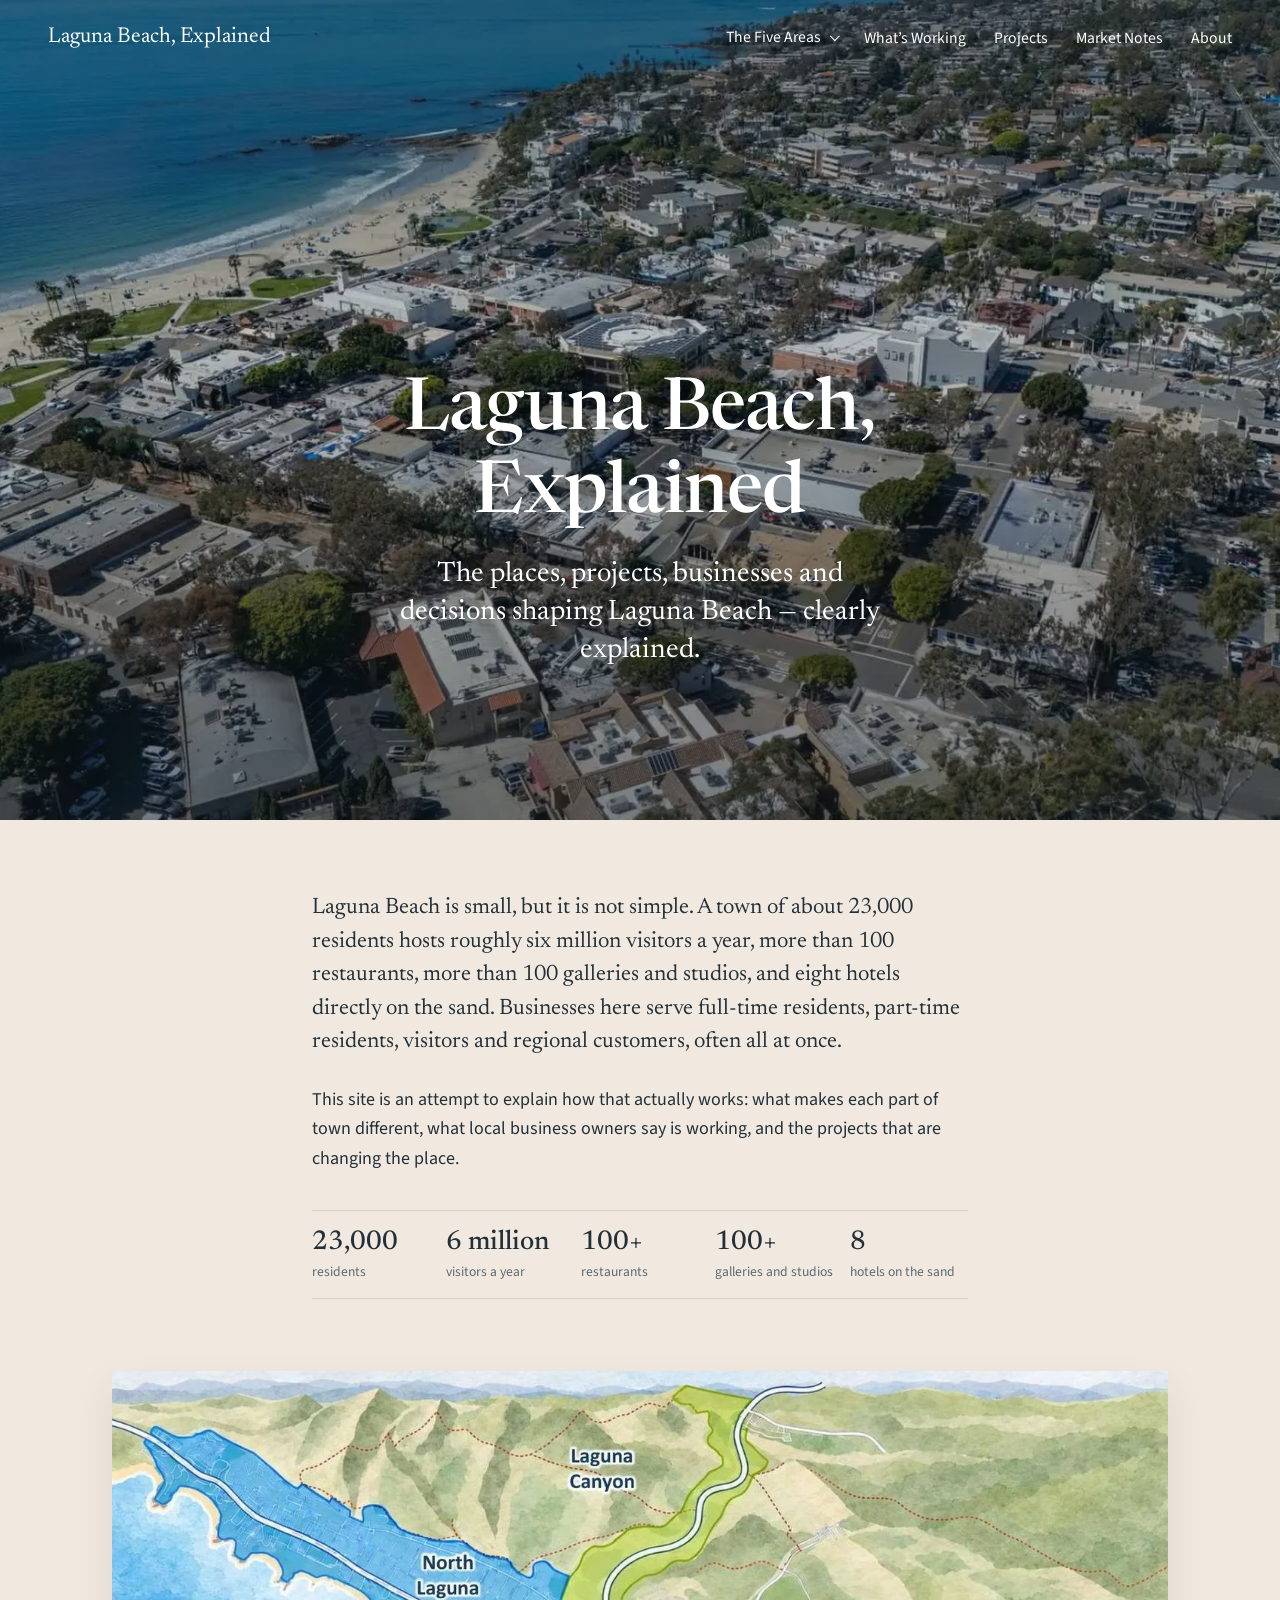
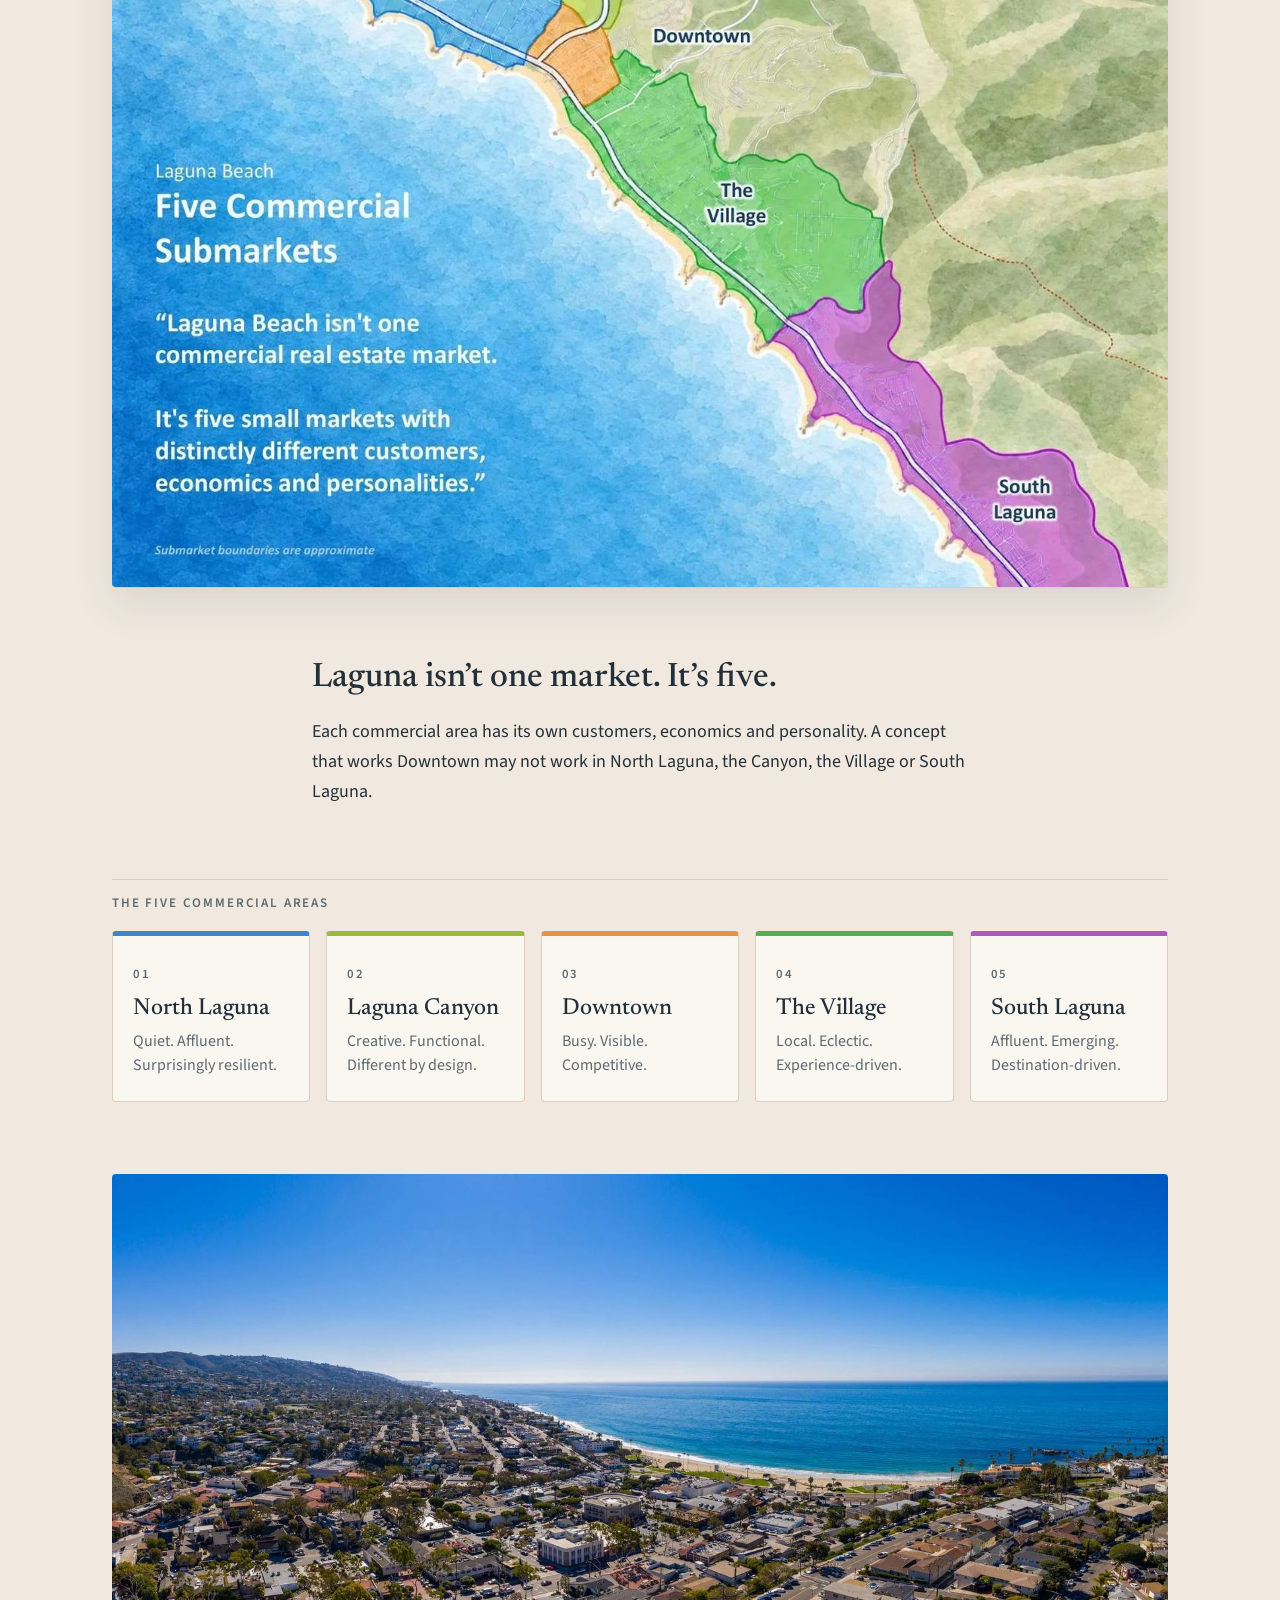
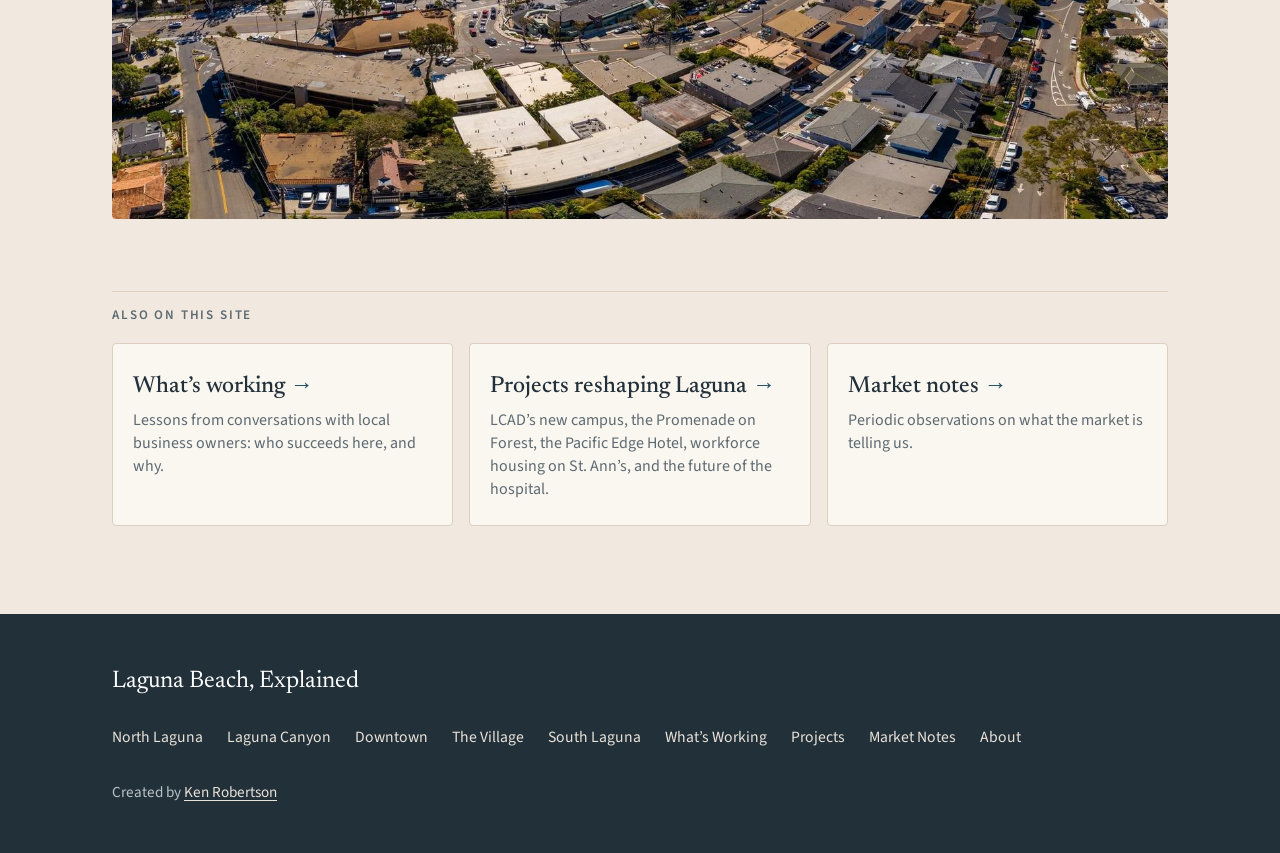
<file: index.html>
<!doctype html>
<html lang="en">
<head>
<meta charset="utf-8">
<meta name="viewport" content="width=device-width, initial-scale=1">
<title>Laguna Beach, Explained</title>
<meta name="description" content="How Laguna Beach works: its five commercial areas, local businesses, major projects and the decisions shaping the town, clearly explained.">
<link rel="canonical" href="https://www.lagunabeachexplained.com/">
<meta property="og:type" content="website">
<meta property="og:site_name" content="Laguna Beach, Explained">
<meta property="og:title" content="Laguna Beach, Explained">
<meta property="og:description" content="How Laguna Beach works: its five commercial areas, local businesses, major projects and the decisions shaping the town, clearly explained.">
<meta property="og:url" content="https://www.lagunabeachexplained.com/">
<meta property="og:image" content="https://www.lagunabeachexplained.com/img/home-hero.jpg">
<meta name="twitter:card" content="summary_large_image">
<link rel="icon" href="/favicon.ico" sizes="any">
<link rel="icon" href="/favicon.svg" type="image/svg+xml">
<link rel="apple-touch-icon" href="/apple-touch-icon.png">
<link rel="preload" as="image" type="image/webp" href="/img/home-hero-phone.webp" media="(max-width: 700px)" fetchpriority="high">
<link rel="preload" as="image" type="image/webp" imagesrcset="/img/home-hero-1200.webp 1200w, /img/home-hero-1600.webp 1600w" imagesizes="100vw" media="(min-width: 701px)" fetchpriority="high">
<link rel="preconnect" href="https://fonts.googleapis.com">
<link rel="preconnect" href="https://fonts.gstatic.com" crossorigin>
<link href="https://fonts.googleapis.com/css2?family=Newsreader:ital,opsz,wght@0,6..72,400;0,6..72,500;0,6..72,600;1,6..72,400;1,6..72,500&family=Source+Sans+3:wght@400;600&display=swap" rel="stylesheet">
<link rel="stylesheet" href="/css/site.css">
</head>
<body class="home">
<a class="skip" href="#main">Skip to content</a>
<header class="site-header">
  <a class="brand" href="/">Laguna Beach, Explained</a>
  <button class="menu-btn" aria-expanded="false" aria-controls="site-nav">Menu</button>
  <nav id="site-nav" aria-label="Main">
    <ul>
      <li class="has-sub"><button class="sub-btn" aria-expanded="false"><span>The Five Areas</span></button>
        <ul class="sub"><li><a href="/north-laguna">North Laguna</a></li><li><a href="/laguna-canyon">Laguna Canyon</a></li><li><a href="/downtown">Downtown</a></li><li><a href="/the-village">The Village</a></li><li><a href="/south-laguna">South Laguna</a></li></ul></li>
      <li><a href="/whats-working">What’s Working</a></li>
      <li><a href="/projects">Projects</a></li>
      <li><a href="/market-notes">Market Notes</a></li>
      <li><a href="/about">About</a></li>
    </ul>
  </nav>
</header>
<main id="main">
<section class="hero">
  <picture>
    <source media="(max-width: 700px)" type="image/webp" srcset="/img/home-hero-phone.webp 608w" sizes="100vw">
    <source type="image/webp" srcset="/img/home-hero-1200.webp 1200w, /img/home-hero-1600.webp 1600w" sizes="100vw">
    <img src="/img/home-hero-1600.webp" width="1600" height="900" alt="Aerial view of Laguna Beach along Coast Highway" fetchpriority="high">
  </picture>
  <div class="hero-text">
    <h1>Laguna Beach, Explained</h1>
    <p>The places, projects, businesses and decisions shaping Laguna Beach — clearly explained.</p>
  </div>
</section>
<section class="wrap intro">
  <p class="lede">Laguna Beach is small, but it is not simple. A town of about 23,000 residents hosts roughly six million visitors a year, more than 100 restaurants, more than 100 galleries and studios, and eight hotels directly on the sand. Businesses here serve full-time residents, part-time residents, visitors and regional customers, often all at once.</p>
  <p>This site is an attempt to explain how that actually works: what makes each part of town different, what local business owners say is working, and the projects that are changing the place.</p>
  <ul class="facts">
    <li><b>23,000</b><span>residents</span></li><li><b>6 million</b><span>visitors a year</span></li><li><b>100+</b><span>restaurants</span></li><li><b>100+</b><span>galleries and studios</span></li><li><b>8</b><span>hotels on the sand</span></li>
  </ul>
</section>
<section class="wide">
  <figure class="map"><img width="1400" height="1081" src="/img/map-five-areas.jpg" alt="Illustrated map of Laguna Beach showing its five commercial submarkets: North Laguna, Laguna Canyon, Downtown, the Village and South Laguna" loading="lazy"></figure>
</section>
<section class="wrap" id="areas">
  <h2>Laguna isn’t one market. It’s five.</h2>
  <p>Each commercial area has its own customers, economics and personality. A concept that works Downtown may not work in North Laguna, the Canyon, the Village or South Laguna.</p>
</section>
<section class="wide">
  <h2 class="label">The five commercial areas</h2>
  <ul class="area-grid"><li><a class="area-card" href="/north-laguna" style="--c:#3f86c9"><span class="num">01</span><h3>North Laguna</h3><p>Quiet. Affluent. Surprisingly resilient.</p></a></li><li><a class="area-card" href="/laguna-canyon" style="--c:#9db83f"><span class="num">02</span><h3>Laguna Canyon</h3><p>Creative. Functional. Different by design.</p></a></li><li><a class="area-card" href="/downtown" style="--c:#e39445"><span class="num">03</span><h3>Downtown</h3><p>Busy. Visible. Competitive.</p></a></li><li><a class="area-card" href="/the-village" style="--c:#57ad57"><span class="num">04</span><h3>The Village</h3><p>Local. Eclectic. Experience-driven.</p></a></li><li><a class="area-card" href="/south-laguna" style="--c:#a95bbd"><span class="num">05</span><h3>South Laguna</h3><p>Affluent. Emerging. Destination-driven.</p></a></li></ul>
</section>
<section class="wide"><figure class="photo"><img width="1600" height="977" src="/img/home-downtown.jpg" alt="Aerial view of Downtown Laguna Beach and the coastline" loading="lazy"></figure></section>
<section class="wide">
  <h2 class="label">Also on this site</h2>
  <ul class="also">
    <li><a href="/whats-working"><h3>What’s working</h3><p>Lessons from conversations with local business owners: who succeeds here, and why.</p></a></li>
    <li><a href="/projects"><h3>Projects reshaping Laguna</h3><p>LCAD’s new campus, the Promenade on Forest, the Pacific Edge Hotel, workforce housing on St. Ann’s, and the future of the hospital.</p></a></li>
    <li><a href="/market-notes"><h3>Market notes</h3><p>Periodic observations on what the market is telling us.</p></a></li>
  </ul>
</section>
</main>
<footer class="site-footer">
  <div class="foot-inner">
    <a class="brand" href="/">Laguna Beach, Explained</a>
    <ul class="foot-nav">
      <li><a href="/north-laguna">North Laguna</a></li><li><a href="/laguna-canyon">Laguna Canyon</a></li><li><a href="/downtown">Downtown</a></li><li><a href="/the-village">The Village</a></li><li><a href="/south-laguna">South Laguna</a></li>
      <li><a href="/whats-working">What’s Working</a></li><li><a href="/projects">Projects</a></li><li><a href="/market-notes">Market Notes</a></li><li><a href="/about">About</a></li>
    </ul>
    <p class="credit">Created by <a href="/about">Ken Robertson</a></p>
  </div>
</footer>
<script src="/js/site.js" defer></script>
</body>
</html>
</file>
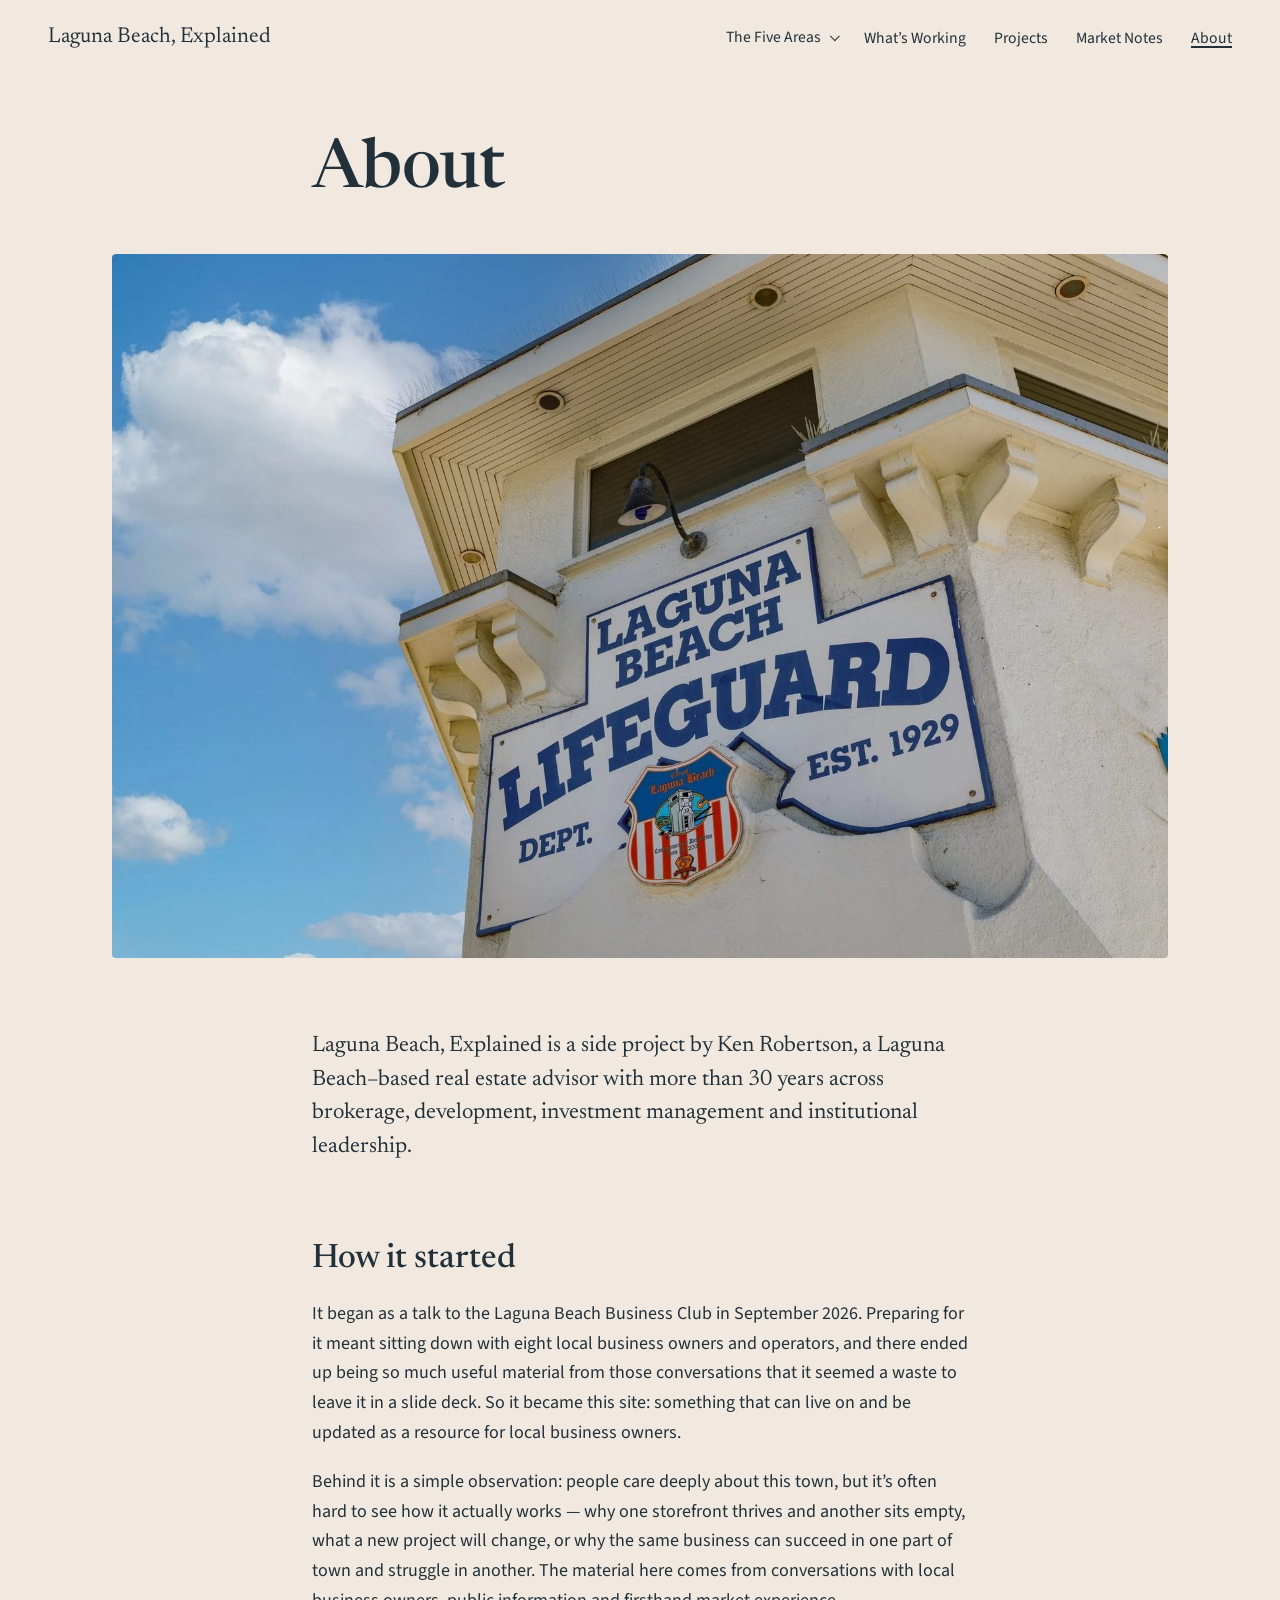
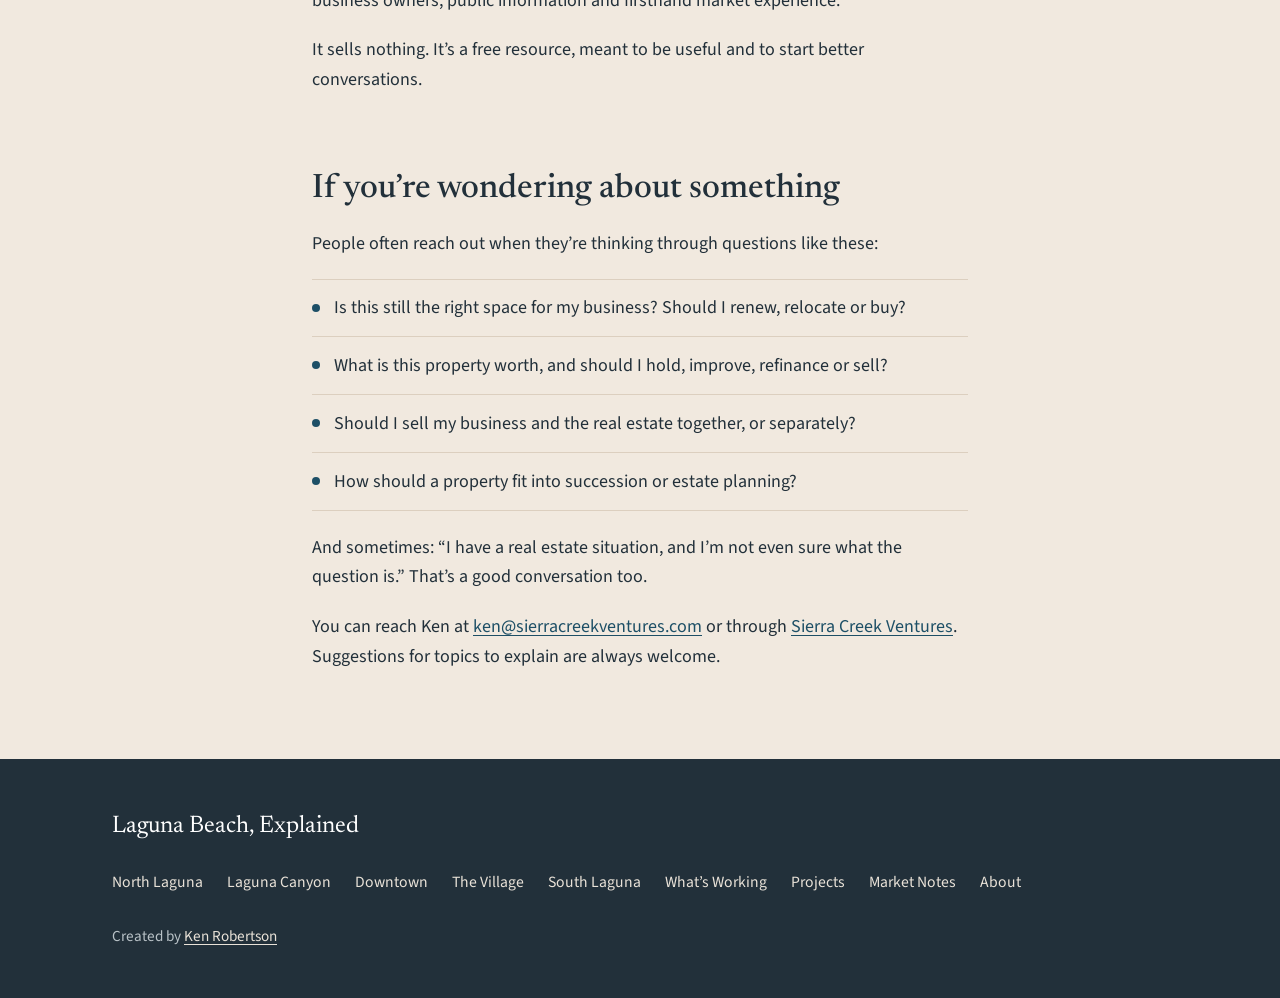
<file: about.html>
<!doctype html>
<html lang="en">
<head>
<meta charset="utf-8">
<meta name="viewport" content="width=device-width, initial-scale=1">
<title>About — Laguna Beach, Explained</title>
<meta name="description" content="About Laguna Beach, Explained, a side project by Ken Robertson explaining how Laguna Beach works.">
<link rel="canonical" href="https://www.lagunabeachexplained.com/about">
<meta property="og:type" content="website">
<meta property="og:site_name" content="Laguna Beach, Explained">
<meta property="og:title" content="About — Laguna Beach, Explained">
<meta property="og:description" content="About Laguna Beach, Explained, a side project by Ken Robertson explaining how Laguna Beach works.">
<meta property="og:url" content="https://www.lagunabeachexplained.com/about">
<meta property="og:image" content="https://www.lagunabeachexplained.com/img/about-main-beach-lifeguard-tower.jpg">
<meta name="twitter:card" content="summary_large_image">
<link rel="icon" href="/favicon.ico" sizes="any">
<link rel="icon" href="/favicon.svg" type="image/svg+xml">
<link rel="apple-touch-icon" href="/apple-touch-icon.png">
<link rel="preconnect" href="https://fonts.googleapis.com">
<link rel="preconnect" href="https://fonts.gstatic.com" crossorigin>
<link href="https://fonts.googleapis.com/css2?family=Newsreader:ital,opsz,wght@0,6..72,400;0,6..72,500;0,6..72,600;1,6..72,400;1,6..72,500&family=Source+Sans+3:wght@400;600&display=swap" rel="stylesheet">
<link rel="stylesheet" href="/css/site.css">
</head>
<body>
<a class="skip" href="#main">Skip to content</a>
<header class="site-header">
  <a class="brand" href="/">Laguna Beach, Explained</a>
  <button class="menu-btn" aria-expanded="false" aria-controls="site-nav">Menu</button>
  <nav id="site-nav" aria-label="Main">
    <ul>
      <li class="has-sub"><button class="sub-btn" aria-expanded="false"><span>The Five Areas</span></button>
        <ul class="sub"><li><a href="/north-laguna">North Laguna</a></li><li><a href="/laguna-canyon">Laguna Canyon</a></li><li><a href="/downtown">Downtown</a></li><li><a href="/the-village">The Village</a></li><li><a href="/south-laguna">South Laguna</a></li></ul></li>
      <li><a href="/whats-working">What’s Working</a></li>
      <li><a href="/projects">Projects</a></li>
      <li><a href="/market-notes">Market Notes</a></li>
      <li><a href="/about" aria-current="page">About</a></li>
    </ul>
  </nav>
</header>
<main id="main">
<header class="page-head wrap">
  <h1>About</h1>
  
</header>
<section class="wide"><figure class="photo"><img width="1600" height="1067" src="/img/about-main-beach-lifeguard-tower.jpg" alt="The lifeguard tower at Main Beach, Laguna Beach" fetchpriority="high"></figure></section>
<section class="wrap prose">
<p class="lede">Laguna Beach, Explained is a side project by Ken Robertson, a Laguna Beach–based real estate advisor with more than 30 years across brokerage, development, investment management and institutional leadership.</p>
<h2>How it started</h2>
<p>It began as a talk to the Laguna Beach Business Club in September 2026. Preparing for it meant sitting down with eight local business owners and operators, and there ended up being so much useful material from those conversations that it seemed a waste to leave it in a slide deck. So it became this site: something that can live on and be updated as a resource for local business owners.</p>
<p>Behind it is a simple observation: people care deeply about this town, but it’s often hard to see how it actually works — why one storefront thrives and another sits empty, what a new project will change, or why the same business can succeed in one part of town and struggle in another. The material here comes from conversations with local business owners, public information and firsthand market experience.</p>
<p>It sells nothing. It’s a free resource, meant to be useful and to start better conversations.</p>
<h2>If you’re wondering about something</h2>
<p>People often reach out when they’re thinking through questions like these:</p>
<ul class="points"><li>Is this still the right space for my business? Should I renew, relocate or buy?</li><li>What is this property worth, and should I hold, improve, refinance or sell?</li><li>Should I sell my business and the real estate together, or separately?</li><li>How should a property fit into succession or estate planning?</li></ul>
<p>And sometimes: “I have a real estate situation, and I’m not even sure what the question is.” That’s a good conversation too.</p>
<p>You can reach Ken at <a href="mailto:ken@sierracreekventures.com">ken@sierracreekventures.com</a> or through <a href="https://www.sierracreekventures.com" rel="noopener">Sierra Creek Ventures</a>. Suggestions for topics to explain are always welcome.</p>
</section>
</main>
<footer class="site-footer">
  <div class="foot-inner">
    <a class="brand" href="/">Laguna Beach, Explained</a>
    <ul class="foot-nav">
      <li><a href="/north-laguna">North Laguna</a></li><li><a href="/laguna-canyon">Laguna Canyon</a></li><li><a href="/downtown">Downtown</a></li><li><a href="/the-village">The Village</a></li><li><a href="/south-laguna">South Laguna</a></li>
      <li><a href="/whats-working">What’s Working</a></li><li><a href="/projects">Projects</a></li><li><a href="/market-notes">Market Notes</a></li><li><a href="/about">About</a></li>
    </ul>
    <p class="credit">Created by <a href="/about">Ken Robertson</a></p>
  </div>
</footer>
<script src="/js/site.js" defer></script>
</body>
</html>
</file>
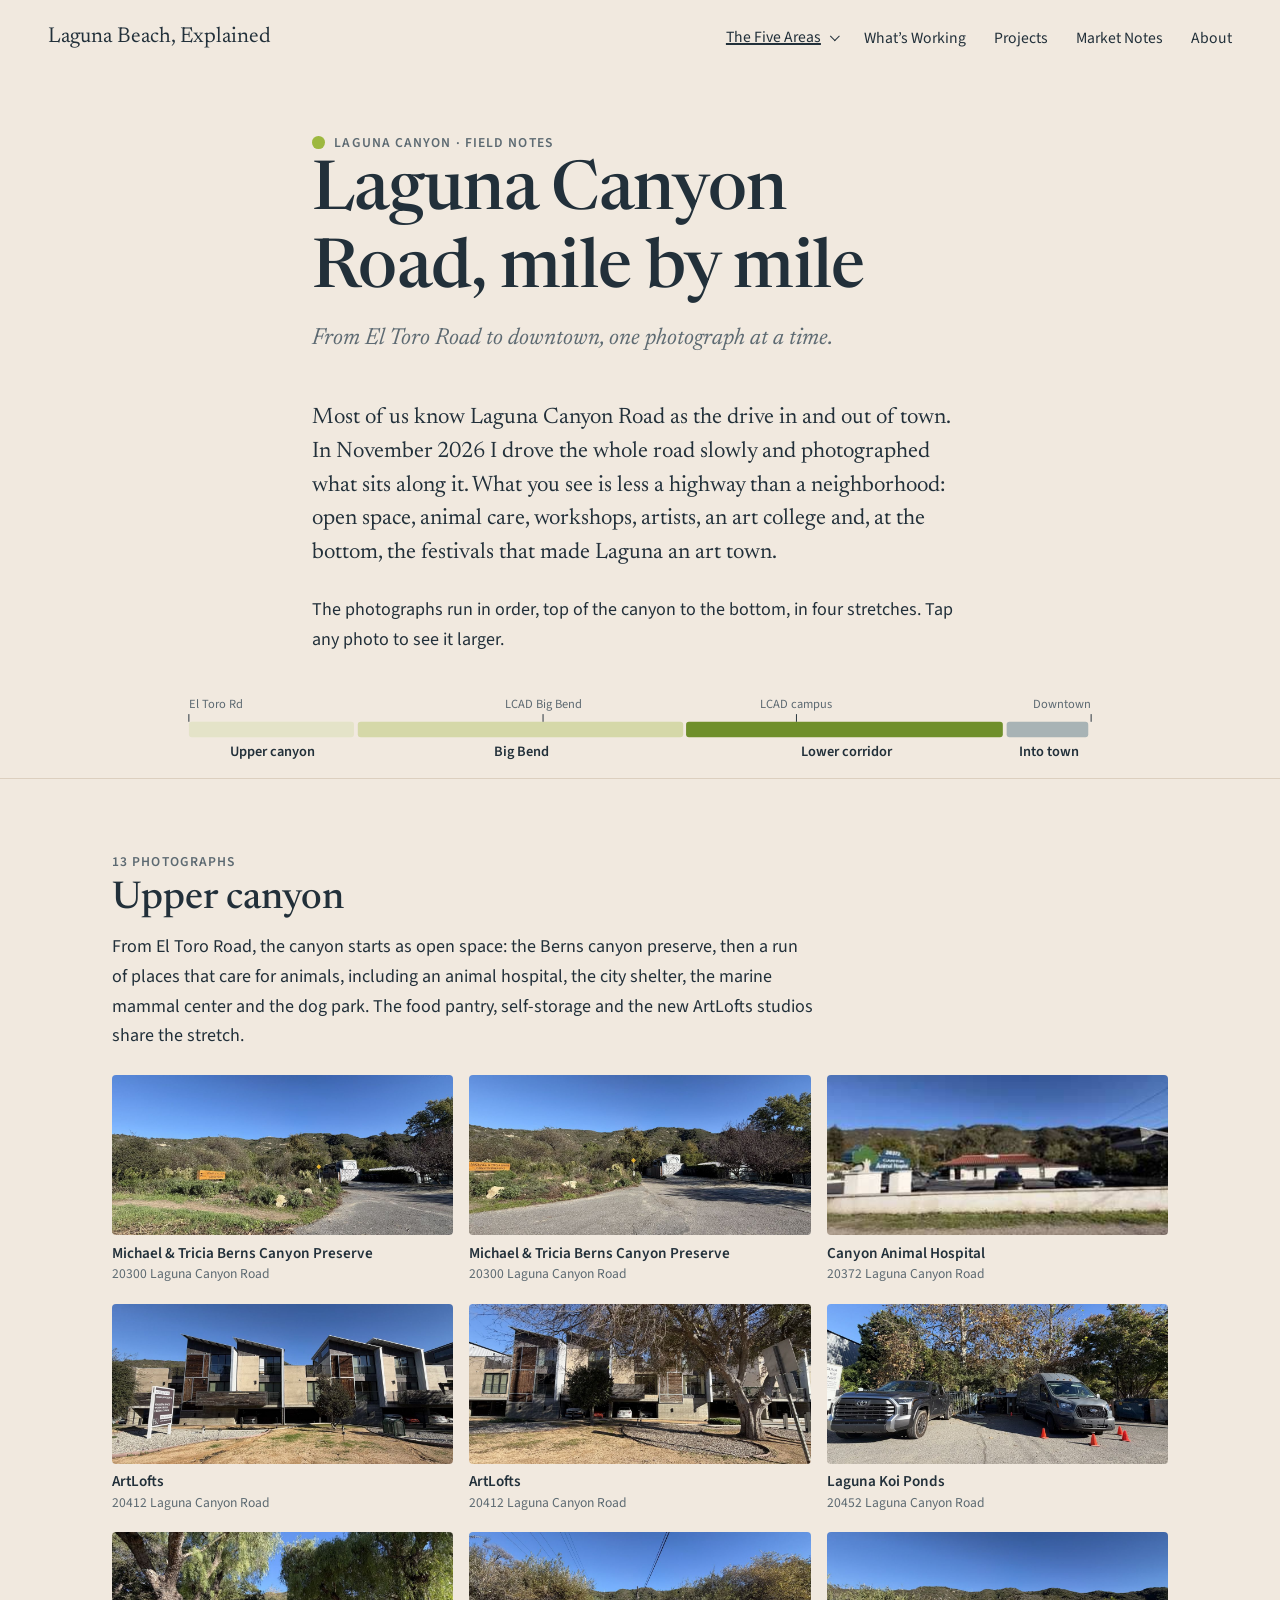
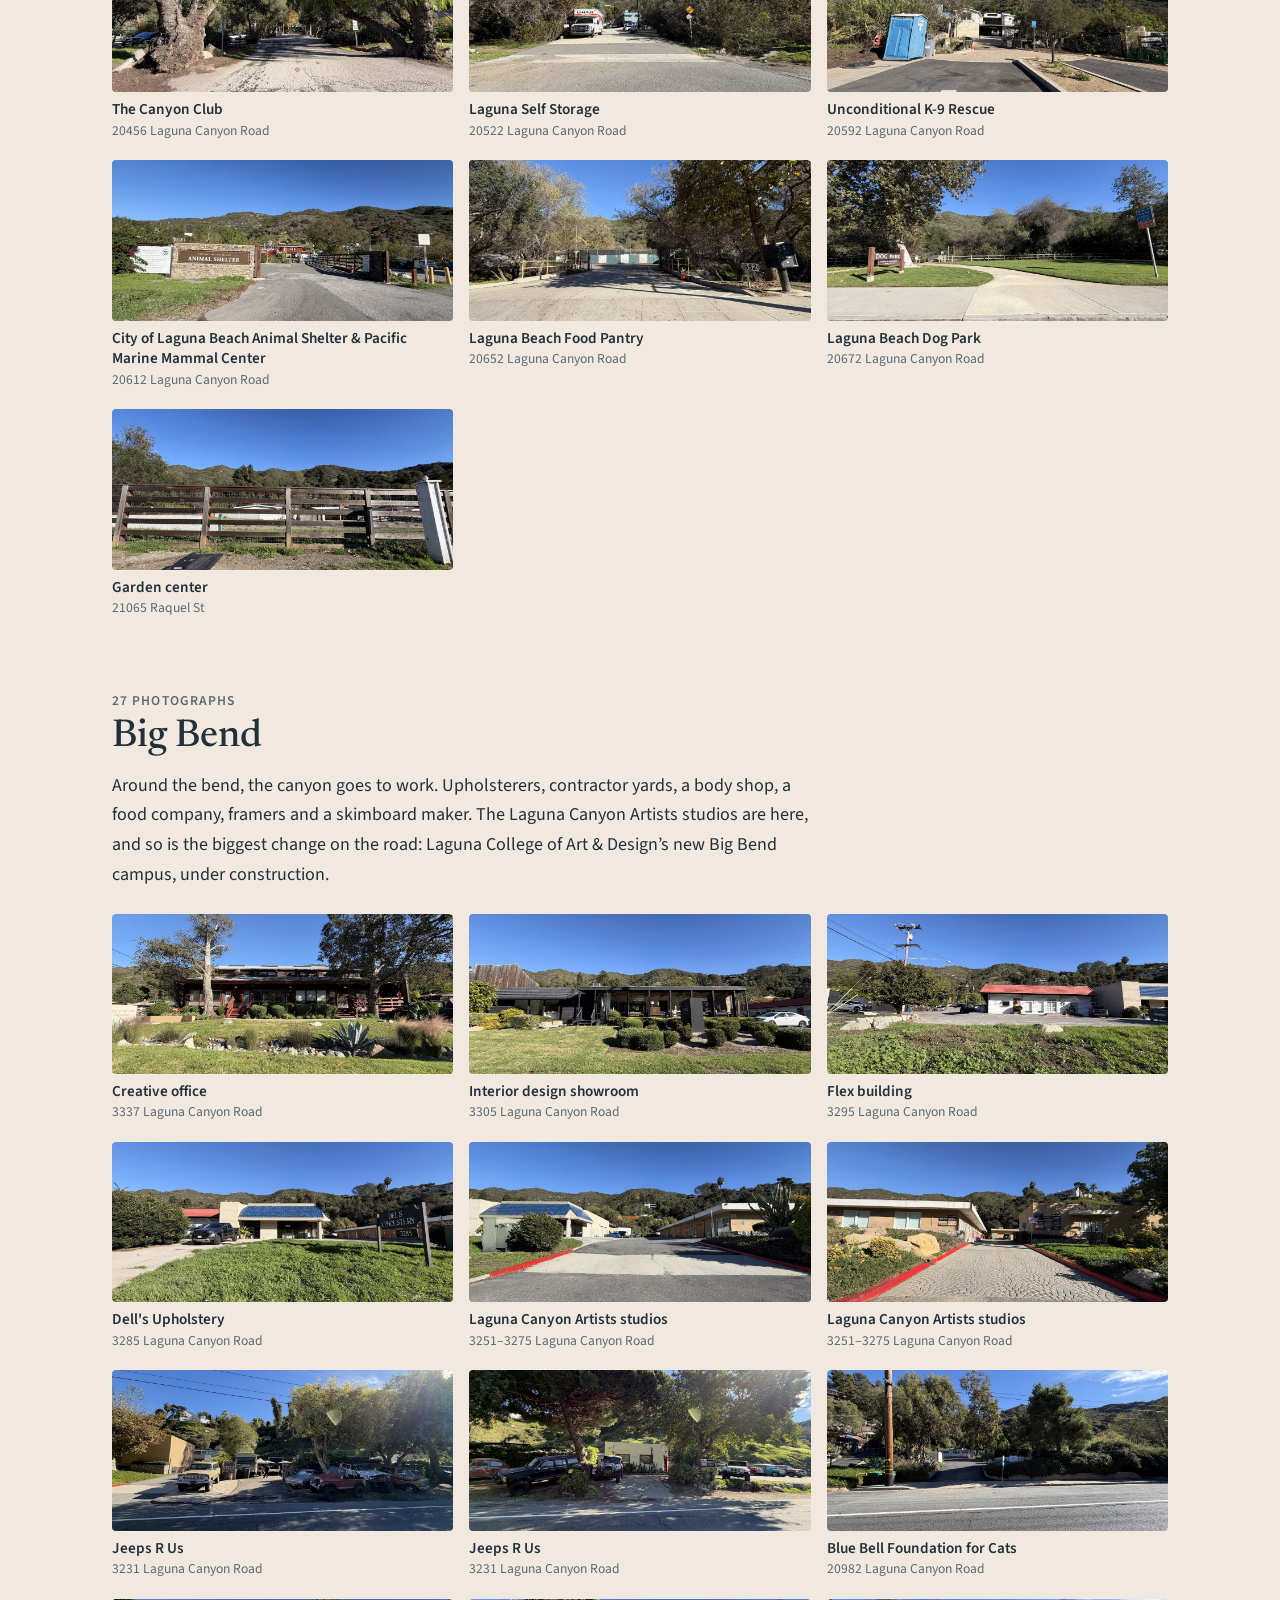
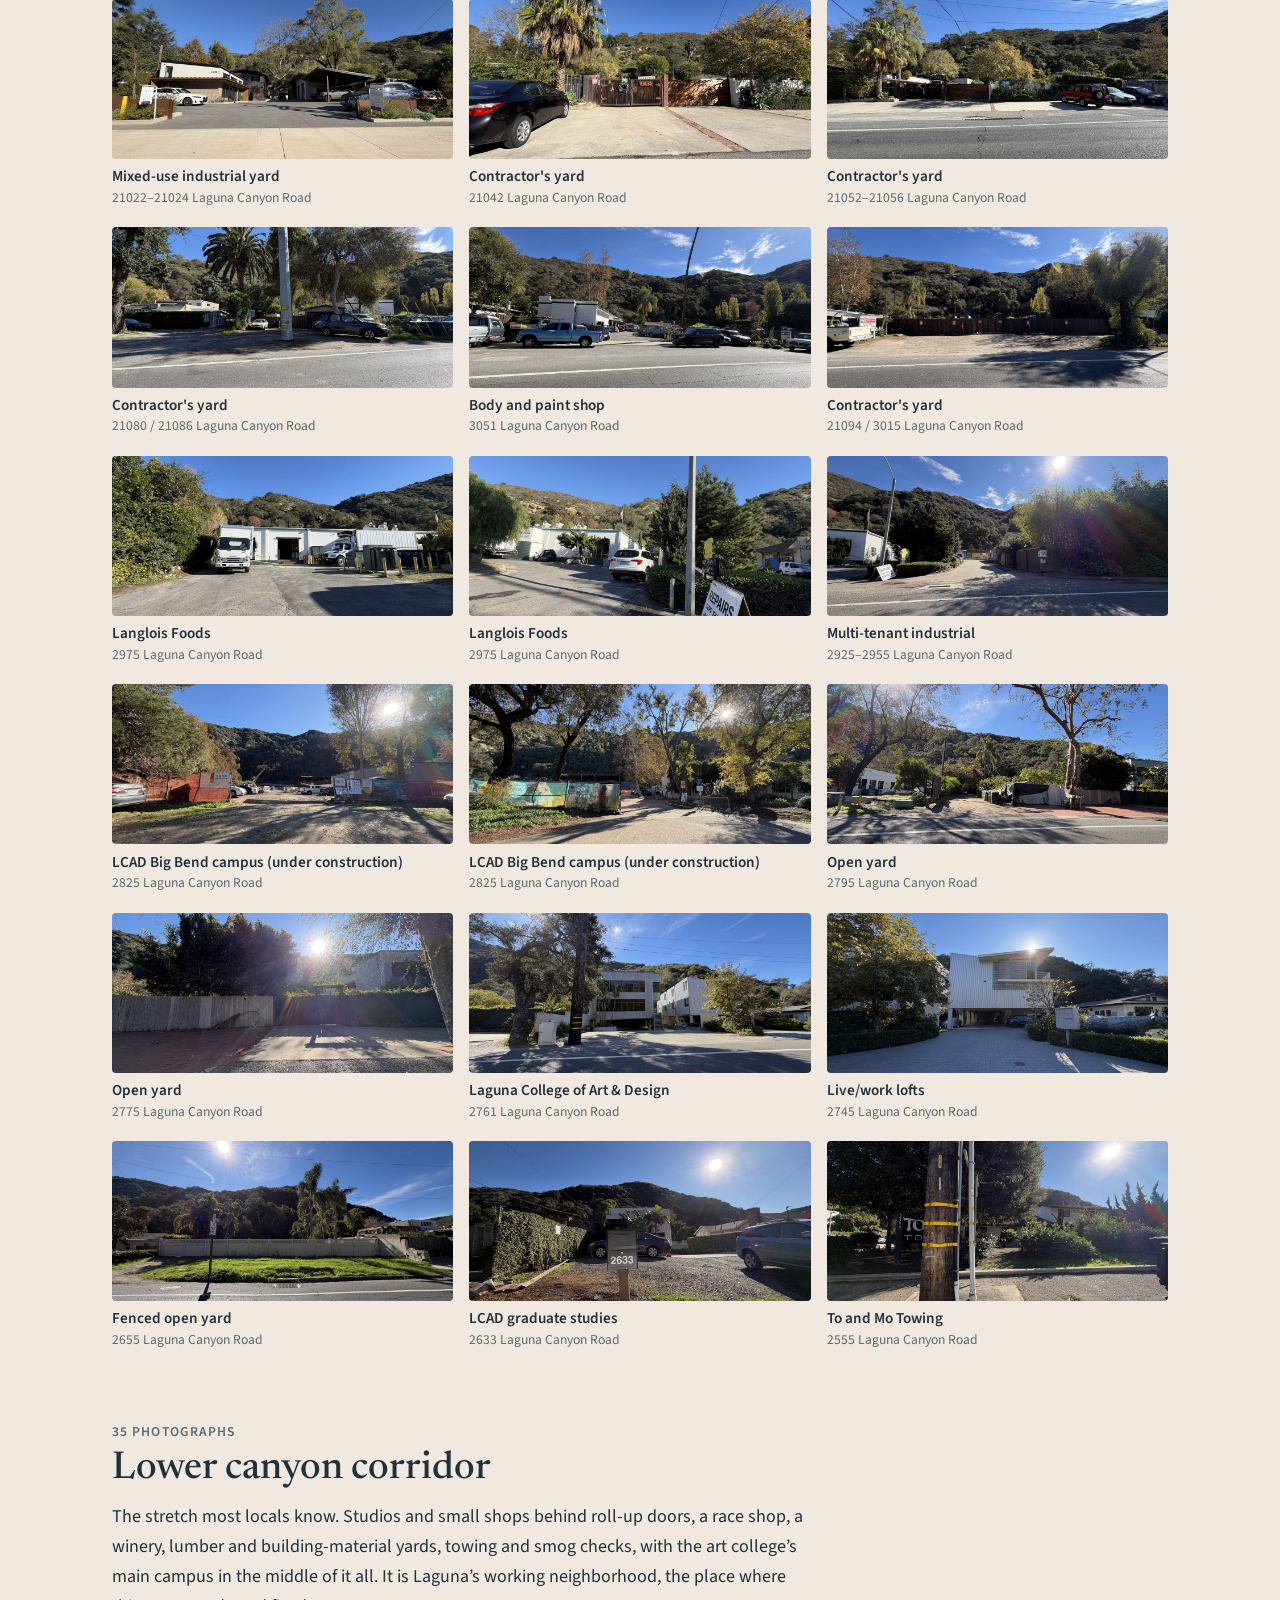
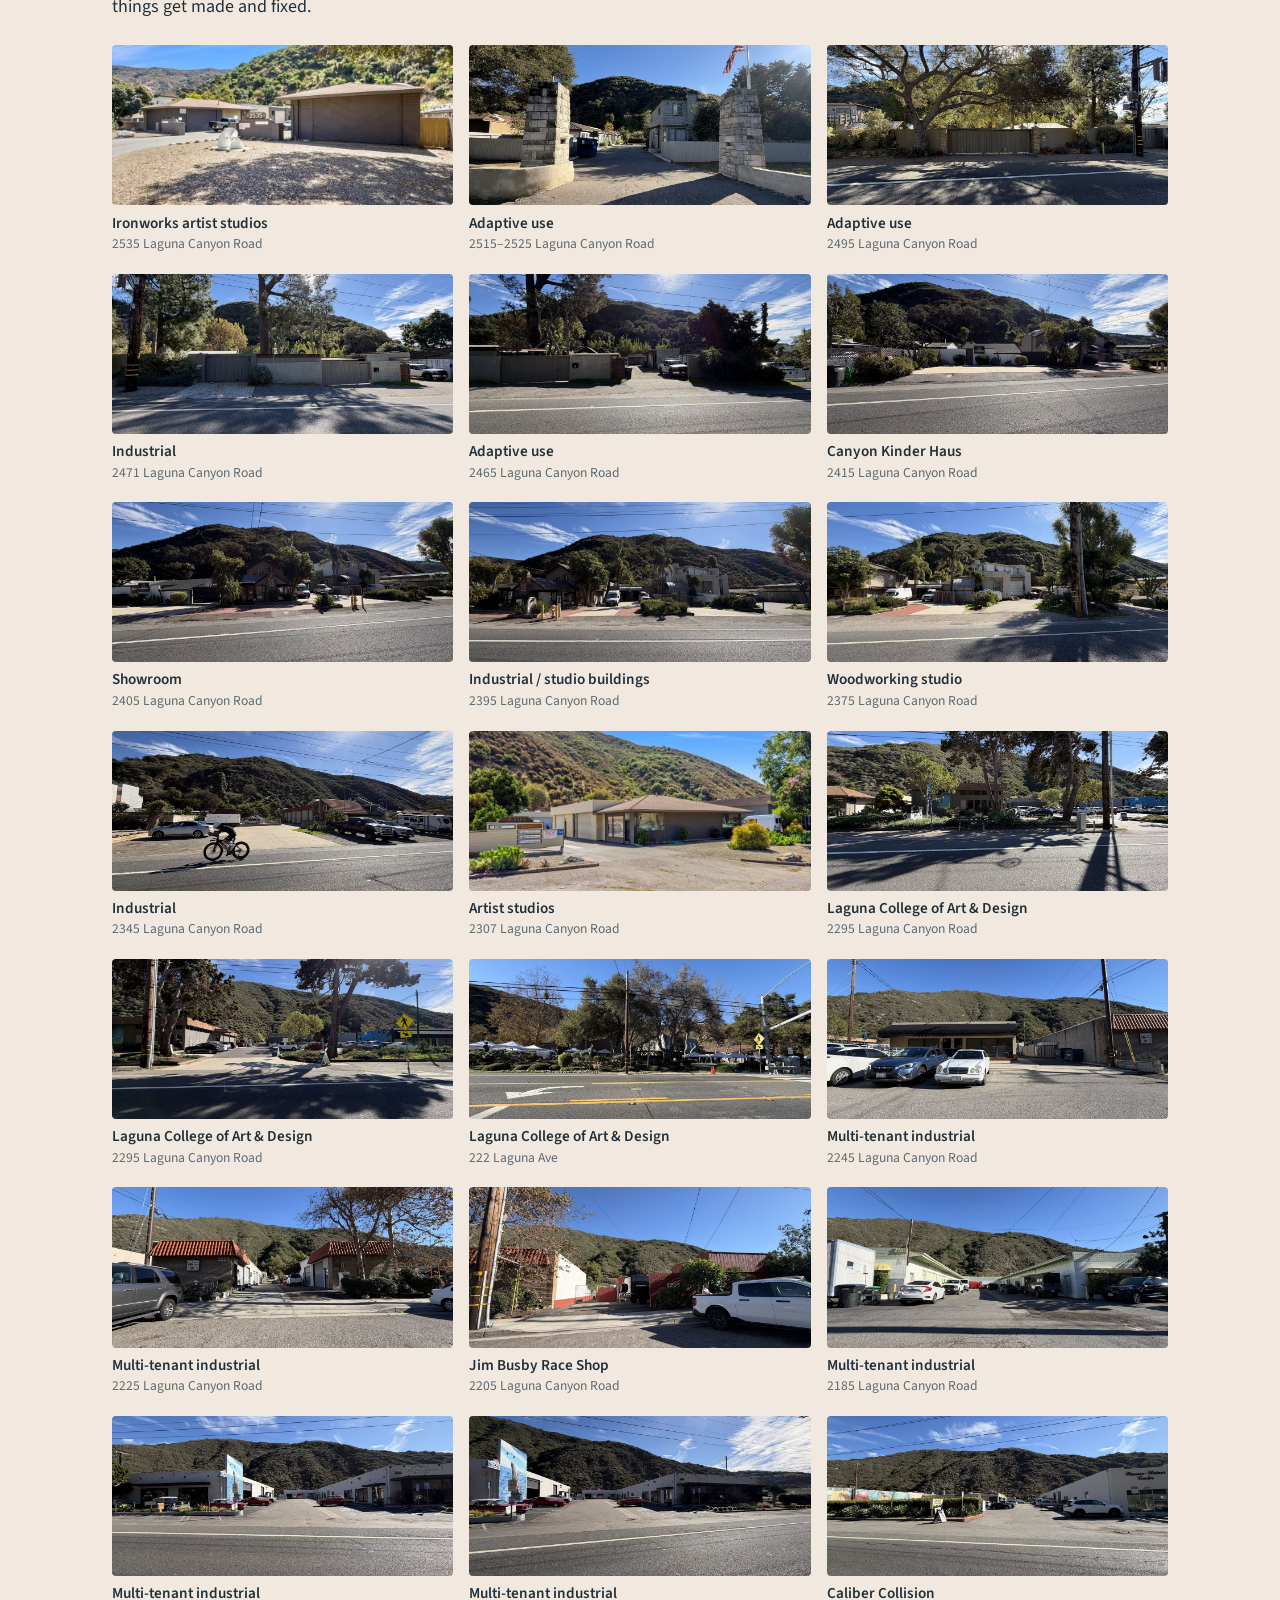
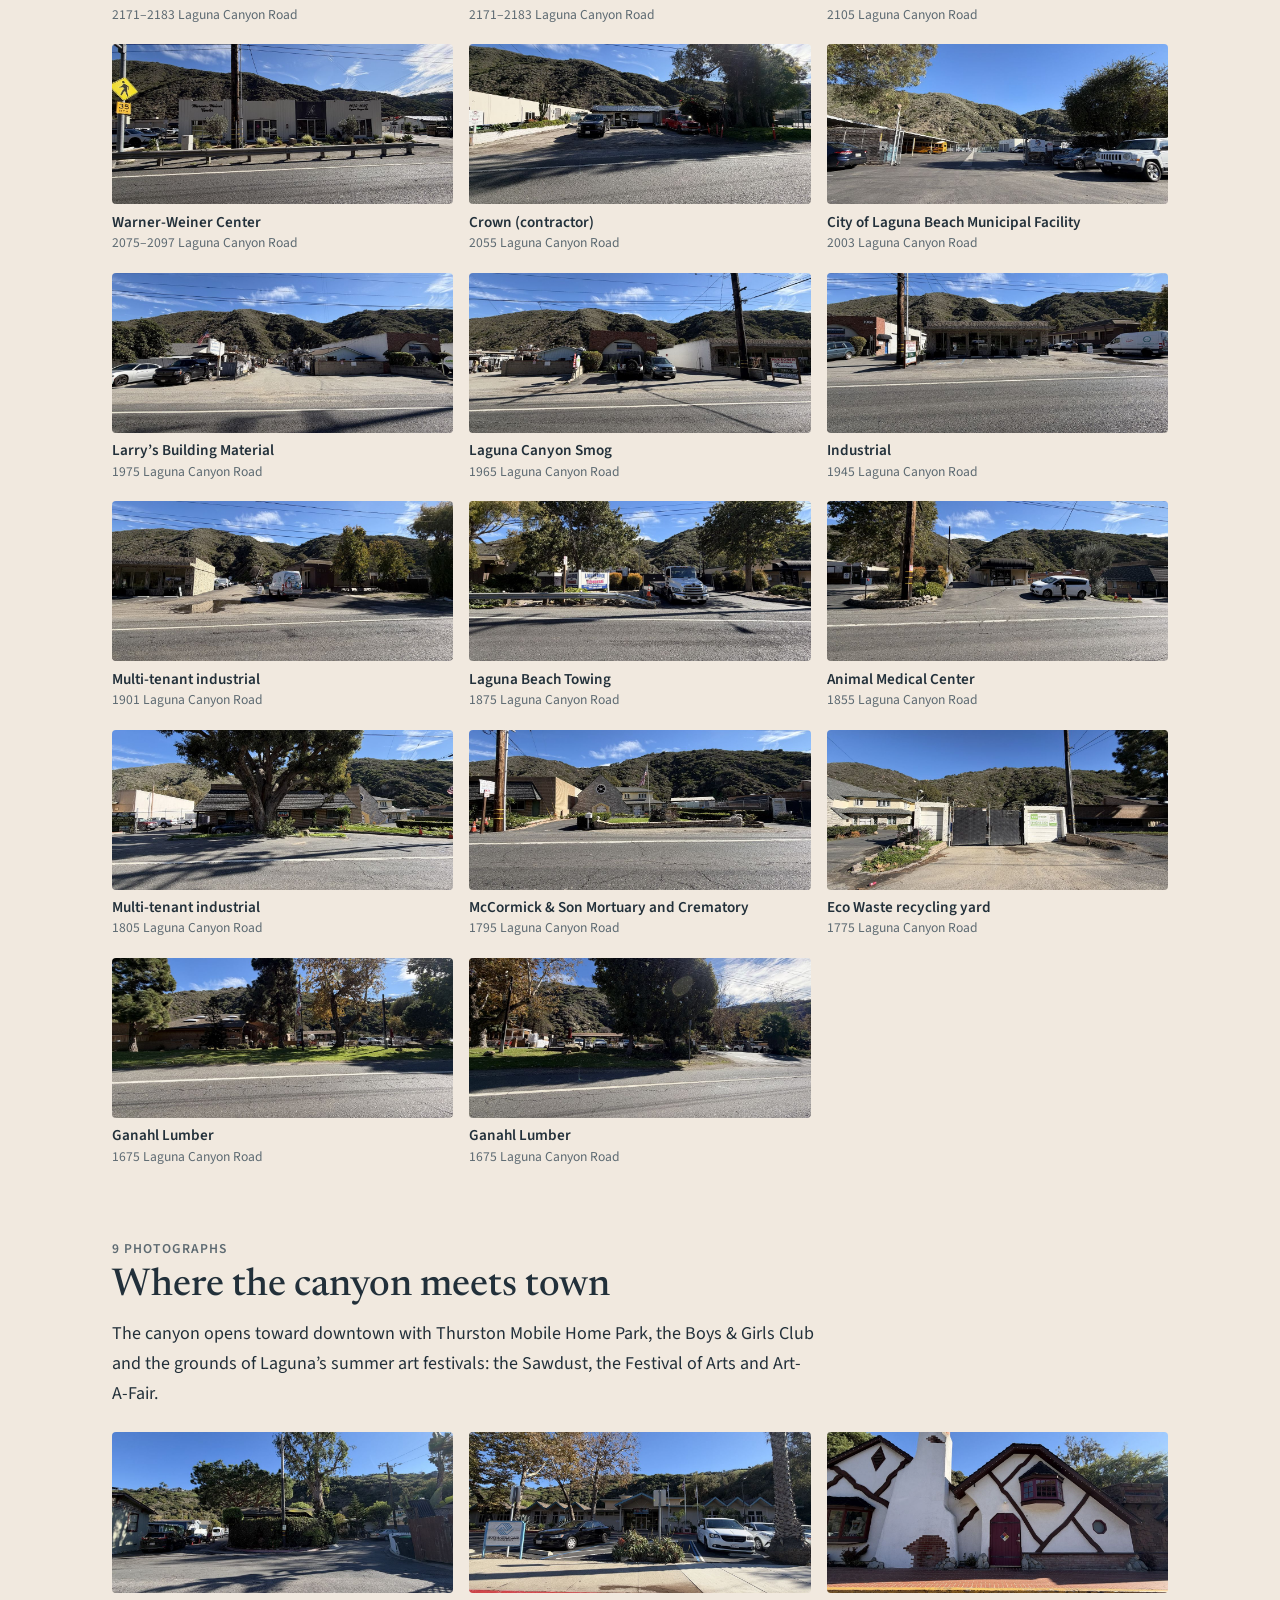
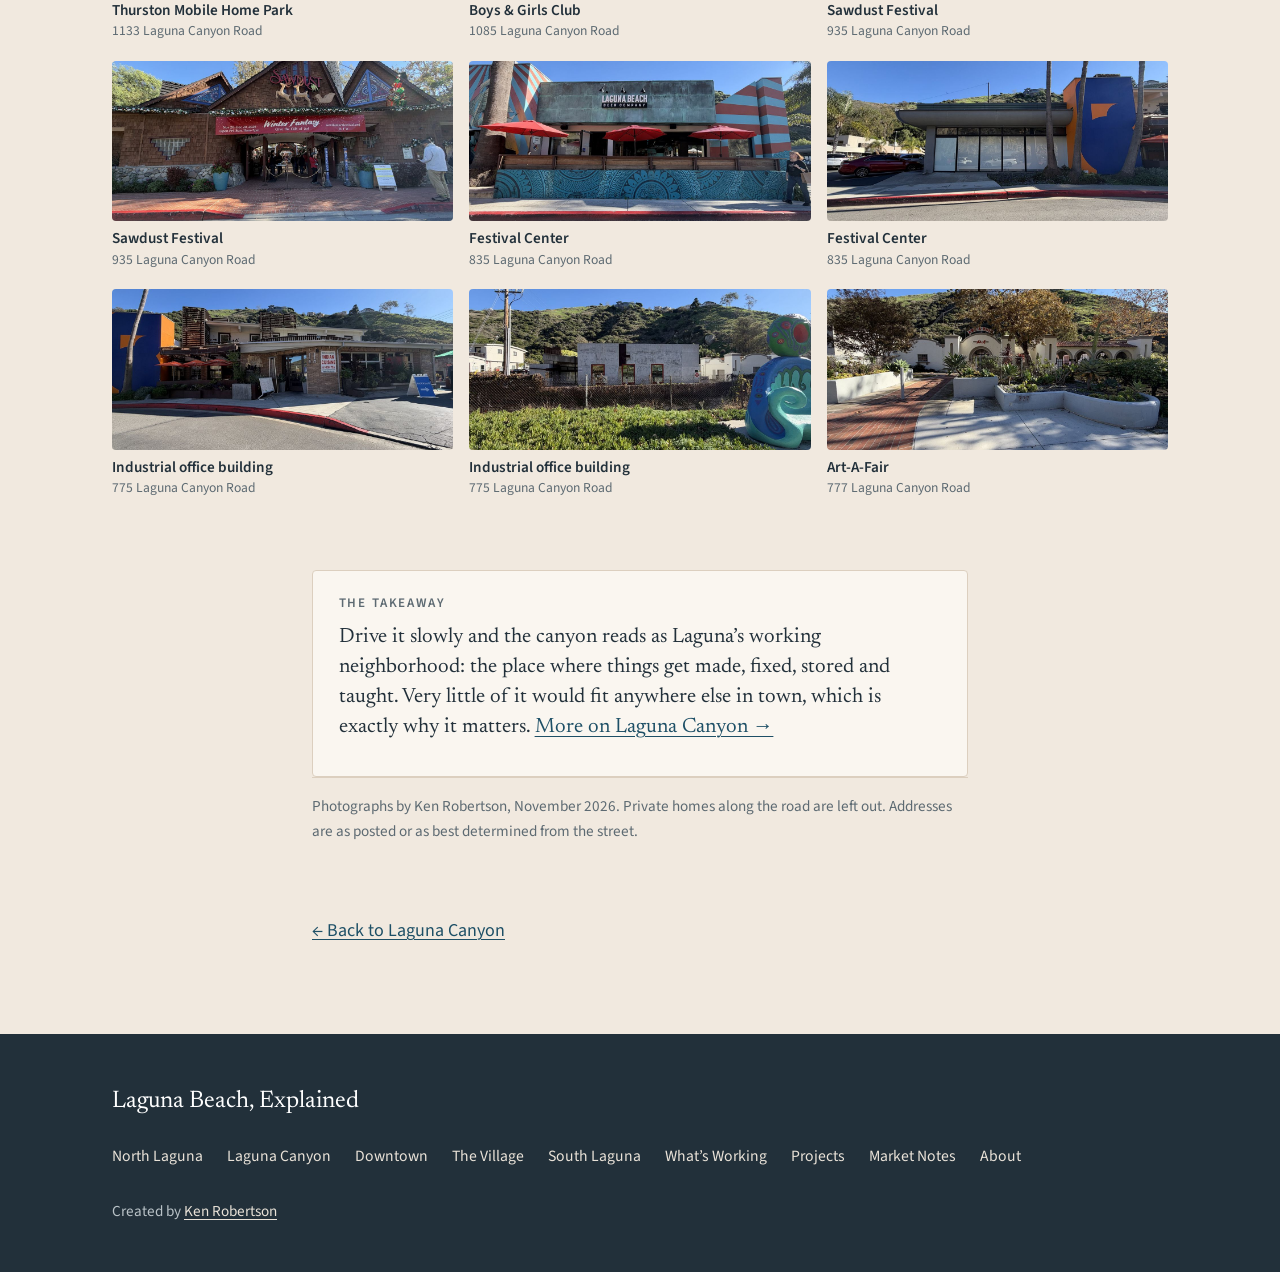
<file: canyon-road.html>
<!doctype html>
<html lang="en">
<head>
<meta charset="utf-8">
<meta name="viewport" content="width=device-width, initial-scale=1">
<title>Laguna Canyon Road, mile by mile — Laguna Beach, Explained</title>
<meta name="description" content="A photographic drive down Laguna Canyon Road, from El Toro Road to downtown: open space, workshops, studios, the art college and the festival grounds.">
<link rel="canonical" href="https://www.lagunabeachexplained.com/canyon-road">
<meta property="og:type" content="article">
<meta property="og:site_name" content="Laguna Beach, Explained">
<meta property="og:title" content="Laguna Canyon Road, mile by mile">
<meta property="og:description" content="A photographic drive down Laguna Canyon Road, from El Toro Road to downtown.">
<meta property="og:url" content="https://www.lagunabeachexplained.com/canyon-road">
<meta property="og:image" content="https://www.lagunabeachexplained.com/img/canyon-road/cr-000.jpg">
<meta name="twitter:card" content="summary_large_image">
<link rel="icon" href="/favicon.ico" sizes="any">
<link rel="icon" href="/favicon.svg" type="image/svg+xml">
<link rel="apple-touch-icon" href="/apple-touch-icon.png">
<link rel="preconnect" href="https://fonts.googleapis.com">
<link rel="preconnect" href="https://fonts.gstatic.com" crossorigin>
<link href="https://fonts.googleapis.com/css2?family=Newsreader:ital,opsz,wght@0,6..72,400;0,6..72,500;0,6..72,600;1,6..72,400;1,6..72,500&family=Source+Sans+3:wght@400;600&display=swap" rel="stylesheet">
<link rel="stylesheet" href="/css/site.css">
<style>
.roadbar{position:sticky;top:0;z-index:15;background:color-mix(in srgb,var(--paper) 92%,transparent);backdrop-filter:blur(6px);border-bottom:1px solid var(--line);padding:.4rem 0 .2rem}
svg.road{width:100%;height:auto;display:block;max-width:60rem;margin:0 auto}
svg.road .lm{font:400 13px var(--sans);fill:var(--muted)}
svg.road .segl{font:600 15px var(--sans);fill:var(--ink)}
svg.road a{cursor:pointer} svg.road a:hover .segl{text-decoration:underline}
svg.road .seg{transition:opacity .2s} svg.road.live .seg{opacity:.35} svg.road.live .seg.on{opacity:1}
.stretch{scroll-margin-top:7rem}
.pills{display:none;gap:.4rem;overflow-x:auto;padding:.2rem 1rem;scrollbar-width:none}
.pills a{flex:none;font-size:.9rem;text-decoration:none;color:var(--ink);border:1px solid var(--line);background:var(--card);border-radius:999px;padding:.3rem .8rem}
.pills a.on{background:var(--ink);color:#fff;border-color:var(--ink)}
@media (max-width:640px){svg.road{display:none}.pills{display:flex}.roadbar .wide{padding:0}}
.stretch-head{max-width:44rem;margin:0 0 1.5rem}
.stretch-head h2{font-size:clamp(1.8rem,3.6vw,2.4rem);margin:.2rem 0 .7rem}
.eyebrow{font-size:.85rem;letter-spacing:.08em;text-transform:uppercase;color:var(--muted);margin:0}
.stops{display:grid;grid-template-columns:repeat(auto-fill,minmax(16rem,1fr));gap:1.25rem 1rem}
.stop{margin:0}
.stop .zoom{display:block;padding:0;border:0;background:none;cursor:zoom-in;width:100%}
.stop img{width:100%;aspect-ratio:392/184;object-fit:cover;border-radius:4px}
.stop figcaption{font-size:.95rem;line-height:1.35;margin-top:.45rem}
.stop figcaption strong{display:block;font-weight:600}
.stop figcaption span{color:var(--muted);font-size:.85rem}
.note{font-size:.95rem;color:var(--muted);border-top:1px solid var(--line);padding-top:1rem}
dialog.lb{border:0;padding:0;background:transparent;max-width:min(96vw,1100px)}
dialog.lb::backdrop{background:rgba(15,25,32,.85)}
dialog.lb img{width:100%;height:auto;border-radius:4px}
dialog.lb p{color:#fff;margin:.6rem 0 0;font-size:1rem}
dialog.lb button{position:absolute;top:.4rem;right:.4rem;background:rgba(0,0,0,.55);color:#fff;border:0;border-radius:999px;padding:.3rem .8rem;font:inherit;cursor:pointer}
</style>
</head>
<body>
<a class="skip" href="#main">Skip to content</a>
<header class="site-header">
  <a class="brand" href="/">Laguna Beach, Explained</a>
  <button class="menu-btn" aria-expanded="false" aria-controls="site-nav">Menu</button>
  <nav id="site-nav" aria-label="Main">
    <ul>
      <li class="has-sub"><button class="sub-btn" aria-expanded="false"><span class="is-current">The Five Areas</span></button>
        <ul class="sub"><li><a href="/north-laguna">North Laguna</a></li><li><a href="/laguna-canyon">Laguna Canyon</a></li><li><a href="/downtown">Downtown</a></li><li><a href="/the-village">The Village</a></li><li><a href="/south-laguna">South Laguna</a></li></ul></li>
      <li><a href="/whats-working">What’s Working</a></li>
      <li><a href="/projects">Projects</a></li>
      <li><a href="/market-notes">Market Notes</a></li>
      <li><a href="/about">About</a></li>
    </ul>
  </nav>
</header>
<main id="main" style="--c:#9db83f">
<header class="page-head wrap">
  <p class="eyebrow"><span class="chip"></span>Laguna Canyon · Field notes</p>
  <h1>Laguna Canyon Road, mile by mile</h1>
  <p class="tagline">From El Toro Road to downtown, one photograph at a time.</p>
</header>
<section class="wrap prose">
  <p class="lede">Most of us know Laguna Canyon Road as the drive in and out of town. In November 2026 I drove the whole road slowly and photographed what sits along it. What you see is less a highway than a neighborhood: open space, animal care, workshops, artists, an art college and, at the bottom, the festivals that made Laguna an art town.</p>
  <p>The photographs run in order, top of the canyon to the bottom, in four stretches. Tap any photo to see it larger.</p>
</section>
<div class="roadbar" style="margin-top:2rem"><div class="wide"><svg class="road" viewBox="0 0 1000 86" role="img" aria-label="Laguna Canyon Road from El Toro Road to downtown, in four stretches"><a href="#upper"><rect class="seg" data-seg="upper" x="30" y="30" width="172" height="16" rx="3" fill="#c9d89a"/><text x="117" y="66" text-anchor="middle" class="segl">Upper canyon</text></a><a href="#big-bend"><rect class="seg" data-seg="big-bend" x="206" y="30" width="339" height="16" rx="3" fill="#9db83f"/><text x="377" y="66" text-anchor="middle" class="segl">Big Bend</text></a><a href="#corridor"><rect class="seg" data-seg="corridor" x="548" y="30" width="330" height="16" rx="3" fill="#6f8f2a"/><text x="715" y="66" text-anchor="middle" class="segl">Lower corridor</text></a><a href="#town"><rect class="seg" data-seg="town" x="882" y="30" width="85" height="16" rx="3" fill="#1d4f66"/><text x="926" y="66" text-anchor="middle" class="segl">Into town</text></a><line x1="30" y1="22" x2="30" y2="30" stroke="#22303a" stroke-width="1"/><text x="30" y="16" text-anchor="start" class="lm">El Toro Rd</text><line x1="399" y1="22" x2="399" y2="30" stroke="#22303a" stroke-width="1"/><text x="399" y="16" text-anchor="middle" class="lm">LCAD Big Bend</text><line x1="663" y1="22" x2="663" y2="30" stroke="#22303a" stroke-width="1"/><text x="663" y="16" text-anchor="middle" class="lm">LCAD campus</text><line x1="970" y1="22" x2="970" y2="30" stroke="#22303a" stroke-width="1"/><text x="970" y="16" text-anchor="end" class="lm">Downtown</text></svg><nav class="pills" aria-label="Stretches"><a href="#upper" data-seg="upper">Upper canyon</a><a href="#big-bend" data-seg="big-bend">Big Bend</a><a href="#corridor" data-seg="corridor">Lower canyon corridor</a><a href="#town" data-seg="town">Into town</a></nav></div></div>
<section class="stretch wide" id="upper" data-seg="upper">
  <div class="stretch-head"><p class="eyebrow">13 photographs</p><h2>Upper canyon</h2><p>From El Toro Road, the canyon starts as open space: the Berns canyon preserve, then a run of places that care for animals, including an animal hospital, the city shelter, the marine mammal center and the dog park. The food pantry, self-storage and the new ArtLofts studios share the stretch.</p></div>
  <div class="stops"><figure class="stop"><button class="zoom" aria-label="Enlarge: Michael &amp; Tricia Berns Canyon Preserve"><img src="/img/canyon-road/cr-000.jpg" width="1200" height="564" alt="Michael &amp; Tricia Berns Canyon Preserve, 20300 Laguna Canyon Road" loading="lazy"></button><figcaption><strong>Michael &amp; Tricia Berns Canyon Preserve</strong><span>20300 Laguna Canyon Road</span></figcaption></figure><figure class="stop"><button class="zoom" aria-label="Enlarge: Michael &amp; Tricia Berns Canyon Preserve"><img src="/img/canyon-road/cr-001.jpg" width="1200" height="564" alt="Michael &amp; Tricia Berns Canyon Preserve, 20300 Laguna Canyon Road" loading="lazy"></button><figcaption><strong>Michael &amp; Tricia Berns Canyon Preserve</strong><span>20300 Laguna Canyon Road</span></figcaption></figure><figure class="stop"><button class="zoom" aria-label="Enlarge: Canyon Animal Hospital"><img src="/img/canyon-road/cr-002.jpg" width="392" height="184" alt="Canyon Animal Hospital, 20372 Laguna Canyon Road" loading="lazy"></button><figcaption><strong>Canyon Animal Hospital</strong><span>20372 Laguna Canyon Road</span></figcaption></figure><figure class="stop"><button class="zoom" aria-label="Enlarge: ArtLofts"><img src="/img/canyon-road/cr-003.jpg" width="1200" height="564" alt="ArtLofts, 20412 Laguna Canyon Road" loading="lazy"></button><figcaption><strong>ArtLofts</strong><span>20412 Laguna Canyon Road</span></figcaption></figure><figure class="stop"><button class="zoom" aria-label="Enlarge: ArtLofts"><img src="/img/canyon-road/cr-004.jpg" width="1200" height="564" alt="ArtLofts, 20412 Laguna Canyon Road" loading="lazy"></button><figcaption><strong>ArtLofts</strong><span>20412 Laguna Canyon Road</span></figcaption></figure><figure class="stop"><button class="zoom" aria-label="Enlarge: Laguna Koi Ponds"><img src="/img/canyon-road/cr-005.jpg" width="1200" height="564" alt="Laguna Koi Ponds, 20452 Laguna Canyon Road" loading="lazy"></button><figcaption><strong>Laguna Koi Ponds</strong><span>20452 Laguna Canyon Road</span></figcaption></figure><figure class="stop"><button class="zoom" aria-label="Enlarge: The Canyon Club"><img src="/img/canyon-road/cr-006.jpg" width="1200" height="564" alt="The Canyon Club, 20456 Laguna Canyon Road" loading="lazy"></button><figcaption><strong>The Canyon Club</strong><span>20456 Laguna Canyon Road</span></figcaption></figure><figure class="stop"><button class="zoom" aria-label="Enlarge: Laguna Self Storage"><img src="/img/canyon-road/cr-007.jpg" width="1200" height="564" alt="Laguna Self Storage, 20522 Laguna Canyon Road" loading="lazy"></button><figcaption><strong>Laguna Self Storage</strong><span>20522 Laguna Canyon Road</span></figcaption></figure><figure class="stop"><button class="zoom" aria-label="Enlarge: Unconditional K-9 Rescue"><img src="/img/canyon-road/cr-008.jpg" width="1200" height="564" alt="Unconditional K-9 Rescue, 20592 Laguna Canyon Road" loading="lazy"></button><figcaption><strong>Unconditional K-9 Rescue</strong><span>20592 Laguna Canyon Road</span></figcaption></figure><figure class="stop"><button class="zoom" aria-label="Enlarge: City of Laguna Beach Animal Shelter &amp; Pacific Marine Mammal Center"><img src="/img/canyon-road/cr-009.jpg" width="1200" height="564" alt="City of Laguna Beach Animal Shelter &amp; Pacific Marine Mammal Center, 20612 Laguna Canyon Road" loading="lazy"></button><figcaption><strong>City of Laguna Beach Animal Shelter &amp; Pacific Marine Mammal Center</strong><span>20612 Laguna Canyon Road</span></figcaption></figure><figure class="stop"><button class="zoom" aria-label="Enlarge: Laguna Beach Food Pantry"><img src="/img/canyon-road/cr-010.jpg" width="1200" height="564" alt="Laguna Beach Food Pantry, 20652 Laguna Canyon Road" loading="lazy"></button><figcaption><strong>Laguna Beach Food Pantry</strong><span>20652 Laguna Canyon Road</span></figcaption></figure><figure class="stop"><button class="zoom" aria-label="Enlarge: Laguna Beach Dog Park"><img src="/img/canyon-road/cr-011.jpg" width="1200" height="564" alt="Laguna Beach Dog Park, 20672 Laguna Canyon Road" loading="lazy"></button><figcaption><strong>Laguna Beach Dog Park</strong><span>20672 Laguna Canyon Road</span></figcaption></figure><figure class="stop"><button class="zoom" aria-label="Enlarge: Garden center"><img src="/img/canyon-road/cr-012.jpg" width="1200" height="564" alt="Garden center, 21065 Raquel St" loading="lazy"></button><figcaption><strong>Garden center</strong><span>21065 Raquel St</span></figcaption></figure></div>
</section>
<section class="stretch wide" id="big-bend" data-seg="big-bend">
  <div class="stretch-head"><p class="eyebrow">27 photographs</p><h2>Big Bend</h2><p>Around the bend, the canyon goes to work. Upholsterers, contractor yards, a body shop, a food company, framers and a skimboard maker. The Laguna Canyon Artists studios are here, and so is the biggest change on the road: Laguna College of Art &amp; Design’s new Big Bend campus, under construction.</p></div>
  <div class="stops"><figure class="stop"><button class="zoom" aria-label="Enlarge: Creative office"><img src="/img/canyon-road/cr-013.jpg" width="1200" height="564" alt="Creative office, 3337 Laguna Canyon Road" loading="lazy"></button><figcaption><strong>Creative office</strong><span>3337 Laguna Canyon Road</span></figcaption></figure><figure class="stop"><button class="zoom" aria-label="Enlarge: Interior design showroom"><img src="/img/canyon-road/cr-014.jpg" width="1200" height="564" alt="Interior design showroom, 3305 Laguna Canyon Road" loading="lazy"></button><figcaption><strong>Interior design showroom</strong><span>3305 Laguna Canyon Road</span></figcaption></figure><figure class="stop"><button class="zoom" aria-label="Enlarge: Flex building"><img src="/img/canyon-road/cr-015.jpg" width="1200" height="564" alt="Flex building, 3295 Laguna Canyon Road" loading="lazy"></button><figcaption><strong>Flex building</strong><span>3295 Laguna Canyon Road</span></figcaption></figure><figure class="stop"><button class="zoom" aria-label="Enlarge: Dell&#x27;s Upholstery"><img src="/img/canyon-road/cr-016.jpg" width="1200" height="564" alt="Dell&#x27;s Upholstery, 3285 Laguna Canyon Road" loading="lazy"></button><figcaption><strong>Dell&#x27;s Upholstery</strong><span>3285 Laguna Canyon Road</span></figcaption></figure><figure class="stop"><button class="zoom" aria-label="Enlarge: Laguna Canyon Artists studios"><img src="/img/canyon-road/cr-017.jpg" width="1200" height="564" alt="Laguna Canyon Artists studios, 3251–3275 Laguna Canyon Road" loading="lazy"></button><figcaption><strong>Laguna Canyon Artists studios</strong><span>3251–3275 Laguna Canyon Road</span></figcaption></figure><figure class="stop"><button class="zoom" aria-label="Enlarge: Laguna Canyon Artists studios"><img src="/img/canyon-road/cr-018.jpg" width="1200" height="564" alt="Laguna Canyon Artists studios, 3251–3275 Laguna Canyon Road" loading="lazy"></button><figcaption><strong>Laguna Canyon Artists studios</strong><span>3251–3275 Laguna Canyon Road</span></figcaption></figure><figure class="stop"><button class="zoom" aria-label="Enlarge: Jeeps R Us"><img src="/img/canyon-road/cr-019.jpg" width="1200" height="564" alt="Jeeps R Us, 3231 Laguna Canyon Road" loading="lazy"></button><figcaption><strong>Jeeps R Us</strong><span>3231 Laguna Canyon Road</span></figcaption></figure><figure class="stop"><button class="zoom" aria-label="Enlarge: Jeeps R Us"><img src="/img/canyon-road/cr-020.jpg" width="1200" height="564" alt="Jeeps R Us, 3231 Laguna Canyon Road" loading="lazy"></button><figcaption><strong>Jeeps R Us</strong><span>3231 Laguna Canyon Road</span></figcaption></figure><figure class="stop"><button class="zoom" aria-label="Enlarge: Blue Bell Foundation for Cats"><img src="/img/canyon-road/cr-021.jpg" width="1200" height="564" alt="Blue Bell Foundation for Cats, 20982 Laguna Canyon Road" loading="lazy"></button><figcaption><strong>Blue Bell Foundation for Cats</strong><span>20982 Laguna Canyon Road</span></figcaption></figure><figure class="stop"><button class="zoom" aria-label="Enlarge: Mixed-use industrial yard"><img src="/img/canyon-road/cr-022.jpg" width="1200" height="564" alt="Mixed-use industrial yard, 21022–21024 Laguna Canyon Road" loading="lazy"></button><figcaption><strong>Mixed-use industrial yard</strong><span>21022–21024 Laguna Canyon Road</span></figcaption></figure><figure class="stop"><button class="zoom" aria-label="Enlarge: Contractor&#x27;s yard"><img src="/img/canyon-road/cr-023.jpg" width="1200" height="564" alt="Contractor&#x27;s yard, 21042 Laguna Canyon Road" loading="lazy"></button><figcaption><strong>Contractor&#x27;s yard</strong><span>21042 Laguna Canyon Road</span></figcaption></figure><figure class="stop"><button class="zoom" aria-label="Enlarge: Contractor&#x27;s yard"><img src="/img/canyon-road/cr-024.jpg" width="1200" height="564" alt="Contractor&#x27;s yard, 21052–21056 Laguna Canyon Road" loading="lazy"></button><figcaption><strong>Contractor&#x27;s yard</strong><span>21052–21056 Laguna Canyon Road</span></figcaption></figure><figure class="stop"><button class="zoom" aria-label="Enlarge: Contractor&#x27;s yard"><img src="/img/canyon-road/cr-025.jpg" width="1200" height="564" alt="Contractor&#x27;s yard, 21080 / 21086 Laguna Canyon Road" loading="lazy"></button><figcaption><strong>Contractor&#x27;s yard</strong><span>21080 / 21086 Laguna Canyon Road</span></figcaption></figure><figure class="stop"><button class="zoom" aria-label="Enlarge: Body and paint shop"><img src="/img/canyon-road/cr-026.jpg" width="1200" height="564" alt="Body and paint shop, 3051 Laguna Canyon Road" loading="lazy"></button><figcaption><strong>Body and paint shop</strong><span>3051 Laguna Canyon Road</span></figcaption></figure><figure class="stop"><button class="zoom" aria-label="Enlarge: Contractor&#x27;s yard"><img src="/img/canyon-road/cr-027.jpg" width="1200" height="564" alt="Contractor&#x27;s yard, 21094 / 3015 Laguna Canyon Road" loading="lazy"></button><figcaption><strong>Contractor&#x27;s yard</strong><span>21094 / 3015 Laguna Canyon Road</span></figcaption></figure><figure class="stop"><button class="zoom" aria-label="Enlarge: Langlois Foods"><img src="/img/canyon-road/cr-028.jpg" width="1200" height="564" alt="Langlois Foods, 2975 Laguna Canyon Road" loading="lazy"></button><figcaption><strong>Langlois Foods</strong><span>2975 Laguna Canyon Road</span></figcaption></figure><figure class="stop"><button class="zoom" aria-label="Enlarge: Langlois Foods"><img src="/img/canyon-road/cr-029.jpg" width="1200" height="564" alt="Langlois Foods, 2975 Laguna Canyon Road" loading="lazy"></button><figcaption><strong>Langlois Foods</strong><span>2975 Laguna Canyon Road</span></figcaption></figure><figure class="stop"><button class="zoom" aria-label="Enlarge: Multi-tenant industrial"><img src="/img/canyon-road/cr-030.jpg" width="1200" height="564" alt="Multi-tenant industrial, 2925–2955 Laguna Canyon Road" loading="lazy"></button><figcaption><strong>Multi-tenant industrial</strong><span>2925–2955 Laguna Canyon Road</span></figcaption></figure><figure class="stop"><button class="zoom" aria-label="Enlarge: LCAD Big Bend campus (under construction)"><img src="/img/canyon-road/cr-031.jpg" width="1200" height="564" alt="LCAD Big Bend campus (under construction), 2825 Laguna Canyon Road" loading="lazy"></button><figcaption><strong>LCAD Big Bend campus (under construction)</strong><span>2825 Laguna Canyon Road</span></figcaption></figure><figure class="stop"><button class="zoom" aria-label="Enlarge: LCAD Big Bend campus (under construction)"><img src="/img/canyon-road/cr-032.jpg" width="1200" height="564" alt="LCAD Big Bend campus (under construction), 2825 Laguna Canyon Road" loading="lazy"></button><figcaption><strong>LCAD Big Bend campus (under construction)</strong><span>2825 Laguna Canyon Road</span></figcaption></figure><figure class="stop"><button class="zoom" aria-label="Enlarge: Open yard"><img src="/img/canyon-road/cr-033.jpg" width="1200" height="564" alt="Open yard, 2795 Laguna Canyon Road" loading="lazy"></button><figcaption><strong>Open yard</strong><span>2795 Laguna Canyon Road</span></figcaption></figure><figure class="stop"><button class="zoom" aria-label="Enlarge: Open yard"><img src="/img/canyon-road/cr-034.jpg" width="1200" height="564" alt="Open yard, 2775 Laguna Canyon Road" loading="lazy"></button><figcaption><strong>Open yard</strong><span>2775 Laguna Canyon Road</span></figcaption></figure><figure class="stop"><button class="zoom" aria-label="Enlarge: Laguna College of Art &amp; Design"><img src="/img/canyon-road/cr-035.jpg" width="1200" height="564" alt="Laguna College of Art &amp; Design, 2761 Laguna Canyon Road" loading="lazy"></button><figcaption><strong>Laguna College of Art &amp; Design</strong><span>2761 Laguna Canyon Road</span></figcaption></figure><figure class="stop"><button class="zoom" aria-label="Enlarge: Live/work lofts"><img src="/img/canyon-road/cr-036.jpg" width="1200" height="564" alt="Live/work lofts, 2745 Laguna Canyon Road" loading="lazy"></button><figcaption><strong>Live/work lofts</strong><span>2745 Laguna Canyon Road</span></figcaption></figure><figure class="stop"><button class="zoom" aria-label="Enlarge: Fenced open yard"><img src="/img/canyon-road/cr-037.jpg" width="1200" height="564" alt="Fenced open yard, 2655 Laguna Canyon Road" loading="lazy"></button><figcaption><strong>Fenced open yard</strong><span>2655 Laguna Canyon Road</span></figcaption></figure><figure class="stop"><button class="zoom" aria-label="Enlarge: LCAD graduate studies"><img src="/img/canyon-road/cr-038.jpg" width="1200" height="564" alt="LCAD graduate studies, 2633 Laguna Canyon Road" loading="lazy"></button><figcaption><strong>LCAD graduate studies</strong><span>2633 Laguna Canyon Road</span></figcaption></figure><figure class="stop"><button class="zoom" aria-label="Enlarge: To and Mo Towing"><img src="/img/canyon-road/cr-039.jpg" width="1200" height="564" alt="To and Mo Towing, 2555 Laguna Canyon Road" loading="lazy"></button><figcaption><strong>To and Mo Towing</strong><span>2555 Laguna Canyon Road</span></figcaption></figure></div>
</section>
<section class="stretch wide" id="corridor" data-seg="corridor">
  <div class="stretch-head"><p class="eyebrow">35 photographs</p><h2>Lower canyon corridor</h2><p>The stretch most locals know. Studios and small shops behind roll-up doors, a race shop, a winery, lumber and building-material yards, towing and smog checks, with the art college’s main campus in the middle of it all. It is Laguna’s working neighborhood, the place where things get made and fixed.</p></div>
  <div class="stops"><figure class="stop"><button class="zoom" aria-label="Enlarge: Ironworks artist studios"><img src="/img/canyon-road/cr-040.jpg" width="900" height="422" alt="Ironworks artist studios, 2535 Laguna Canyon Road" loading="lazy"></button><figcaption><strong>Ironworks artist studios</strong><span>2535 Laguna Canyon Road</span></figcaption></figure><figure class="stop"><button class="zoom" aria-label="Enlarge: Adaptive use"><img src="/img/canyon-road/cr-041.jpg" width="1200" height="564" alt="Adaptive use, 2515–2525 Laguna Canyon Road" loading="lazy"></button><figcaption><strong>Adaptive use</strong><span>2515–2525 Laguna Canyon Road</span></figcaption></figure><figure class="stop"><button class="zoom" aria-label="Enlarge: Adaptive use"><img src="/img/canyon-road/cr-042.jpg" width="1200" height="564" alt="Adaptive use, 2495 Laguna Canyon Road" loading="lazy"></button><figcaption><strong>Adaptive use</strong><span>2495 Laguna Canyon Road</span></figcaption></figure><figure class="stop"><button class="zoom" aria-label="Enlarge: Industrial"><img src="/img/canyon-road/cr-043.jpg" width="1200" height="564" alt="Industrial, 2471 Laguna Canyon Road" loading="lazy"></button><figcaption><strong>Industrial</strong><span>2471 Laguna Canyon Road</span></figcaption></figure><figure class="stop"><button class="zoom" aria-label="Enlarge: Adaptive use"><img src="/img/canyon-road/cr-044.jpg" width="1200" height="564" alt="Adaptive use, 2465 Laguna Canyon Road" loading="lazy"></button><figcaption><strong>Adaptive use</strong><span>2465 Laguna Canyon Road</span></figcaption></figure><figure class="stop"><button class="zoom" aria-label="Enlarge: Canyon Kinder Haus"><img src="/img/canyon-road/cr-045.jpg" width="1200" height="564" alt="Canyon Kinder Haus, 2415 Laguna Canyon Road" loading="lazy"></button><figcaption><strong>Canyon Kinder Haus</strong><span>2415 Laguna Canyon Road</span></figcaption></figure><figure class="stop"><button class="zoom" aria-label="Enlarge: Showroom"><img src="/img/canyon-road/cr-046.jpg" width="1200" height="564" alt="Showroom, 2405 Laguna Canyon Road" loading="lazy"></button><figcaption><strong>Showroom</strong><span>2405 Laguna Canyon Road</span></figcaption></figure><figure class="stop"><button class="zoom" aria-label="Enlarge: Industrial / studio buildings"><img src="/img/canyon-road/cr-047.jpg" width="1200" height="564" alt="Industrial / studio buildings, 2395 Laguna Canyon Road" loading="lazy"></button><figcaption><strong>Industrial / studio buildings</strong><span>2395 Laguna Canyon Road</span></figcaption></figure><figure class="stop"><button class="zoom" aria-label="Enlarge: Woodworking studio"><img src="/img/canyon-road/cr-048.jpg" width="1200" height="564" alt="Woodworking studio, 2375 Laguna Canyon Road" loading="lazy"></button><figcaption><strong>Woodworking studio</strong><span>2375 Laguna Canyon Road</span></figcaption></figure><figure class="stop"><button class="zoom" aria-label="Enlarge: Industrial"><img src="/img/canyon-road/cr-049.jpg" width="1200" height="564" alt="Industrial, 2345 Laguna Canyon Road" loading="lazy"></button><figcaption><strong>Industrial</strong><span>2345 Laguna Canyon Road</span></figcaption></figure><figure class="stop"><button class="zoom" aria-label="Enlarge: Artist studios"><img src="/img/canyon-road/cr-050.jpg" width="900" height="422" alt="Artist studios, 2307 Laguna Canyon Road" loading="lazy"></button><figcaption><strong>Artist studios</strong><span>2307 Laguna Canyon Road</span></figcaption></figure><figure class="stop"><button class="zoom" aria-label="Enlarge: Laguna College of Art &amp; Design"><img src="/img/canyon-road/cr-051.jpg" width="1200" height="564" alt="Laguna College of Art &amp; Design, 2295 Laguna Canyon Road" loading="lazy"></button><figcaption><strong>Laguna College of Art &amp; Design</strong><span>2295 Laguna Canyon Road</span></figcaption></figure><figure class="stop"><button class="zoom" aria-label="Enlarge: Laguna College of Art &amp; Design"><img src="/img/canyon-road/cr-052.jpg" width="1200" height="564" alt="Laguna College of Art &amp; Design, 2295 Laguna Canyon Road" loading="lazy"></button><figcaption><strong>Laguna College of Art &amp; Design</strong><span>2295 Laguna Canyon Road</span></figcaption></figure><figure class="stop"><button class="zoom" aria-label="Enlarge: Laguna College of Art &amp; Design"><img src="/img/canyon-road/cr-053.jpg" width="1200" height="564" alt="Laguna College of Art &amp; Design, 222 Laguna Ave" loading="lazy"></button><figcaption><strong>Laguna College of Art &amp; Design</strong><span>222 Laguna Ave</span></figcaption></figure><figure class="stop"><button class="zoom" aria-label="Enlarge: Multi-tenant industrial"><img src="/img/canyon-road/cr-054.jpg" width="1200" height="564" alt="Multi-tenant industrial, 2245 Laguna Canyon Road" loading="lazy"></button><figcaption><strong>Multi-tenant industrial</strong><span>2245 Laguna Canyon Road</span></figcaption></figure><figure class="stop"><button class="zoom" aria-label="Enlarge: Multi-tenant industrial"><img src="/img/canyon-road/cr-055.jpg" width="1200" height="564" alt="Multi-tenant industrial, 2225 Laguna Canyon Road" loading="lazy"></button><figcaption><strong>Multi-tenant industrial</strong><span>2225 Laguna Canyon Road</span></figcaption></figure><figure class="stop"><button class="zoom" aria-label="Enlarge: Jim Busby Race Shop"><img src="/img/canyon-road/cr-056.jpg" width="1200" height="564" alt="Jim Busby Race Shop, 2205 Laguna Canyon Road" loading="lazy"></button><figcaption><strong>Jim Busby Race Shop</strong><span>2205 Laguna Canyon Road</span></figcaption></figure><figure class="stop"><button class="zoom" aria-label="Enlarge: Multi-tenant industrial"><img src="/img/canyon-road/cr-057.jpg" width="1200" height="564" alt="Multi-tenant industrial, 2185 Laguna Canyon Road" loading="lazy"></button><figcaption><strong>Multi-tenant industrial</strong><span>2185 Laguna Canyon Road</span></figcaption></figure><figure class="stop"><button class="zoom" aria-label="Enlarge: Multi-tenant industrial"><img src="/img/canyon-road/cr-058.jpg" width="1200" height="564" alt="Multi-tenant industrial, 2171–2183 Laguna Canyon Road" loading="lazy"></button><figcaption><strong>Multi-tenant industrial</strong><span>2171–2183 Laguna Canyon Road</span></figcaption></figure><figure class="stop"><button class="zoom" aria-label="Enlarge: Multi-tenant industrial"><img src="/img/canyon-road/cr-059.jpg" width="1200" height="564" alt="Multi-tenant industrial, 2171–2183 Laguna Canyon Road" loading="lazy"></button><figcaption><strong>Multi-tenant industrial</strong><span>2171–2183 Laguna Canyon Road</span></figcaption></figure><figure class="stop"><button class="zoom" aria-label="Enlarge: Caliber Collision"><img src="/img/canyon-road/cr-060.jpg" width="1200" height="564" alt="Caliber Collision, 2105 Laguna Canyon Road" loading="lazy"></button><figcaption><strong>Caliber Collision</strong><span>2105 Laguna Canyon Road</span></figcaption></figure><figure class="stop"><button class="zoom" aria-label="Enlarge: Warner-Weiner Center"><img src="/img/canyon-road/cr-061.jpg" width="1200" height="564" alt="Warner-Weiner Center, 2075–2097 Laguna Canyon Road" loading="lazy"></button><figcaption><strong>Warner-Weiner Center</strong><span>2075–2097 Laguna Canyon Road</span></figcaption></figure><figure class="stop"><button class="zoom" aria-label="Enlarge: Crown (contractor)"><img src="/img/canyon-road/cr-062.jpg" width="1200" height="564" alt="Crown (contractor), 2055 Laguna Canyon Road" loading="lazy"></button><figcaption><strong>Crown (contractor)</strong><span>2055 Laguna Canyon Road</span></figcaption></figure><figure class="stop"><button class="zoom" aria-label="Enlarge: City of Laguna Beach Municipal Facility"><img src="/img/canyon-road/cr-063.jpg" width="1200" height="564" alt="City of Laguna Beach Municipal Facility, 2003 Laguna Canyon Road" loading="lazy"></button><figcaption><strong>City of Laguna Beach Municipal Facility</strong><span>2003 Laguna Canyon Road</span></figcaption></figure><figure class="stop"><button class="zoom" aria-label="Enlarge: Larry’s Building Material"><img src="/img/canyon-road/cr-064.jpg" width="1200" height="564" alt="Larry’s Building Material, 1975 Laguna Canyon Road" loading="lazy"></button><figcaption><strong>Larry’s Building Material</strong><span>1975 Laguna Canyon Road</span></figcaption></figure><figure class="stop"><button class="zoom" aria-label="Enlarge: Laguna Canyon Smog"><img src="/img/canyon-road/cr-065.jpg" width="1200" height="564" alt="Laguna Canyon Smog, 1965 Laguna Canyon Road" loading="lazy"></button><figcaption><strong>Laguna Canyon Smog</strong><span>1965 Laguna Canyon Road</span></figcaption></figure><figure class="stop"><button class="zoom" aria-label="Enlarge: Industrial"><img src="/img/canyon-road/cr-066.jpg" width="1200" height="564" alt="Industrial, 1945 Laguna Canyon Road" loading="lazy"></button><figcaption><strong>Industrial</strong><span>1945 Laguna Canyon Road</span></figcaption></figure><figure class="stop"><button class="zoom" aria-label="Enlarge: Multi-tenant industrial"><img src="/img/canyon-road/cr-067.jpg" width="1200" height="564" alt="Multi-tenant industrial, 1901 Laguna Canyon Road" loading="lazy"></button><figcaption><strong>Multi-tenant industrial</strong><span>1901 Laguna Canyon Road</span></figcaption></figure><figure class="stop"><button class="zoom" aria-label="Enlarge: Laguna Beach Towing"><img src="/img/canyon-road/cr-068.jpg" width="1200" height="564" alt="Laguna Beach Towing, 1875 Laguna Canyon Road" loading="lazy"></button><figcaption><strong>Laguna Beach Towing</strong><span>1875 Laguna Canyon Road</span></figcaption></figure><figure class="stop"><button class="zoom" aria-label="Enlarge: Animal Medical Center"><img src="/img/canyon-road/cr-069.jpg" width="1200" height="564" alt="Animal Medical Center, 1855 Laguna Canyon Road" loading="lazy"></button><figcaption><strong>Animal Medical Center</strong><span>1855 Laguna Canyon Road</span></figcaption></figure><figure class="stop"><button class="zoom" aria-label="Enlarge: Multi-tenant industrial"><img src="/img/canyon-road/cr-070.jpg" width="1200" height="564" alt="Multi-tenant industrial, 1805 Laguna Canyon Road" loading="lazy"></button><figcaption><strong>Multi-tenant industrial</strong><span>1805 Laguna Canyon Road</span></figcaption></figure><figure class="stop"><button class="zoom" aria-label="Enlarge: McCormick &amp; Son Mortuary and Crematory"><img src="/img/canyon-road/cr-071.jpg" width="1200" height="564" alt="McCormick &amp; Son Mortuary and Crematory, 1795 Laguna Canyon Road" loading="lazy"></button><figcaption><strong>McCormick &amp; Son Mortuary and Crematory</strong><span>1795 Laguna Canyon Road</span></figcaption></figure><figure class="stop"><button class="zoom" aria-label="Enlarge: Eco Waste recycling yard"><img src="/img/canyon-road/cr-072.jpg" width="1200" height="564" alt="Eco Waste recycling yard, 1775 Laguna Canyon Road" loading="lazy"></button><figcaption><strong>Eco Waste recycling yard</strong><span>1775 Laguna Canyon Road</span></figcaption></figure><figure class="stop"><button class="zoom" aria-label="Enlarge: Ganahl Lumber"><img src="/img/canyon-road/cr-073.jpg" width="1200" height="564" alt="Ganahl Lumber, 1675 Laguna Canyon Road" loading="lazy"></button><figcaption><strong>Ganahl Lumber</strong><span>1675 Laguna Canyon Road</span></figcaption></figure><figure class="stop"><button class="zoom" aria-label="Enlarge: Ganahl Lumber"><img src="/img/canyon-road/cr-074.jpg" width="1200" height="564" alt="Ganahl Lumber, 1675 Laguna Canyon Road" loading="lazy"></button><figcaption><strong>Ganahl Lumber</strong><span>1675 Laguna Canyon Road</span></figcaption></figure></div>
</section>
<section class="stretch wide" id="town" data-seg="town">
  <div class="stretch-head"><p class="eyebrow">9 photographs</p><h2>Where the canyon meets town</h2><p>The canyon opens toward downtown with Thurston Mobile Home Park, the Boys &amp; Girls Club and the grounds of Laguna’s summer art festivals: the Sawdust, the Festival of Arts and Art-A-Fair.</p></div>
  <div class="stops"><figure class="stop"><button class="zoom" aria-label="Enlarge: Thurston Mobile Home Park"><img src="/img/canyon-road/cr-075.jpg" width="1200" height="564" alt="Thurston Mobile Home Park, 1133 Laguna Canyon Road" loading="lazy"></button><figcaption><strong>Thurston Mobile Home Park</strong><span>1133 Laguna Canyon Road</span></figcaption></figure><figure class="stop"><button class="zoom" aria-label="Enlarge: Boys &amp; Girls Club"><img src="/img/canyon-road/cr-076.jpg" width="1200" height="564" alt="Boys &amp; Girls Club, 1085 Laguna Canyon Road" loading="lazy"></button><figcaption><strong>Boys &amp; Girls Club</strong><span>1085 Laguna Canyon Road</span></figcaption></figure><figure class="stop"><button class="zoom" aria-label="Enlarge: Sawdust Festival"><img src="/img/canyon-road/cr-077.jpg" width="1200" height="564" alt="Sawdust Festival, 935 Laguna Canyon Road" loading="lazy"></button><figcaption><strong>Sawdust Festival</strong><span>935 Laguna Canyon Road</span></figcaption></figure><figure class="stop"><button class="zoom" aria-label="Enlarge: Sawdust Festival"><img src="/img/canyon-road/cr-078.jpg" width="1200" height="564" alt="Sawdust Festival, 935 Laguna Canyon Road" loading="lazy"></button><figcaption><strong>Sawdust Festival</strong><span>935 Laguna Canyon Road</span></figcaption></figure><figure class="stop"><button class="zoom" aria-label="Enlarge: Festival Center"><img src="/img/canyon-road/cr-079.jpg" width="1200" height="564" alt="Festival Center, 835 Laguna Canyon Road" loading="lazy"></button><figcaption><strong>Festival Center</strong><span>835 Laguna Canyon Road</span></figcaption></figure><figure class="stop"><button class="zoom" aria-label="Enlarge: Festival Center"><img src="/img/canyon-road/cr-080.jpg" width="1200" height="564" alt="Festival Center, 835 Laguna Canyon Road" loading="lazy"></button><figcaption><strong>Festival Center</strong><span>835 Laguna Canyon Road</span></figcaption></figure><figure class="stop"><button class="zoom" aria-label="Enlarge: Industrial office building"><img src="/img/canyon-road/cr-081.jpg" width="1200" height="564" alt="Industrial office building, 775 Laguna Canyon Road" loading="lazy"></button><figcaption><strong>Industrial office building</strong><span>775 Laguna Canyon Road</span></figcaption></figure><figure class="stop"><button class="zoom" aria-label="Enlarge: Industrial office building"><img src="/img/canyon-road/cr-082.jpg" width="1200" height="564" alt="Industrial office building, 775 Laguna Canyon Road" loading="lazy"></button><figcaption><strong>Industrial office building</strong><span>775 Laguna Canyon Road</span></figcaption></figure><figure class="stop"><button class="zoom" aria-label="Enlarge: Art-A-Fair"><img src="/img/canyon-road/cr-083.jpg" width="1200" height="564" alt="Art-A-Fair, 777 Laguna Canyon Road" loading="lazy"></button><figcaption><strong>Art-A-Fair</strong><span>777 Laguna Canyon Road</span></figcaption></figure></div>
</section>
<section class="wrap prose">
  <div class="takeaway"><h2>The takeaway</h2><p>Drive it slowly and the canyon reads as Laguna’s working neighborhood: the place where things get made, fixed, stored and taught. Very little of it would fit anywhere else in town, which is exactly why it matters. <a href="/laguna-canyon">More on Laguna Canyon →</a></p></div>
  <p class="note">Photographs by Ken Robertson, November 2026. Private homes along the road are left out. Addresses are as posted or as best determined from the street.</p>
</section>
<section class="wrap">
  <div class="others"><p><a href="/laguna-canyon">← Back to Laguna Canyon</a></p></div>
</section>
</main>
<dialog class="lb" aria-label="Photo"><button type="button" aria-label="Close">Close</button><img alt=""><p></p></dialog>
<footer class="site-footer">
  <div class="foot-inner">
    <a class="brand" href="/">Laguna Beach, Explained</a>
    <ul class="foot-nav">
      <li><a href="/north-laguna">North Laguna</a></li><li><a href="/laguna-canyon">Laguna Canyon</a></li><li><a href="/downtown">Downtown</a></li><li><a href="/the-village">The Village</a></li><li><a href="/south-laguna">South Laguna</a></li>
      <li><a href="/whats-working">What’s Working</a></li><li><a href="/projects">Projects</a></li><li><a href="/market-notes">Market Notes</a></li><li><a href="/about">About</a></li>
    </ul>
    <p class="credit">Created by <a href="/about">Ken Robertson</a></p>
  </div>
</footer>
<script src="/js/site.js" defer></script>
<script>
(function(){
  var d=document.querySelector('dialog.lb'),im=d.querySelector('img'),cap=d.querySelector('p');
  document.querySelectorAll('.stop .zoom').forEach(function(b){b.addEventListener('click',function(){
    var i=b.querySelector('img'),f=b.closest('figure').querySelector('figcaption');
    im.src=i.src;im.alt=i.alt;cap.textContent=f.textContent.replace(/(\D)(\d)/,'$1 · $2');
    if(d.showModal)d.showModal();});});
  d.querySelector('button').addEventListener('click',function(){d.close();});
  d.addEventListener('click',function(e){if(e.target===d)d.close();});
  var svg=document.querySelector('svg.road');
  if('IntersectionObserver' in window){
    var io=new IntersectionObserver(function(es){es.forEach(function(e){if(e.isIntersecting){svg.classList.add('live');
      document.querySelectorAll('.roadbar [data-seg]').forEach(function(r){r.classList.toggle('on',r.dataset.seg===e.target.dataset.seg);});}});},{rootMargin:'-40% 0px -55% 0px'});
    document.querySelectorAll('.stretch').forEach(function(s){io.observe(s);});
  }
})();
</script>
</body>
</html>
</file>
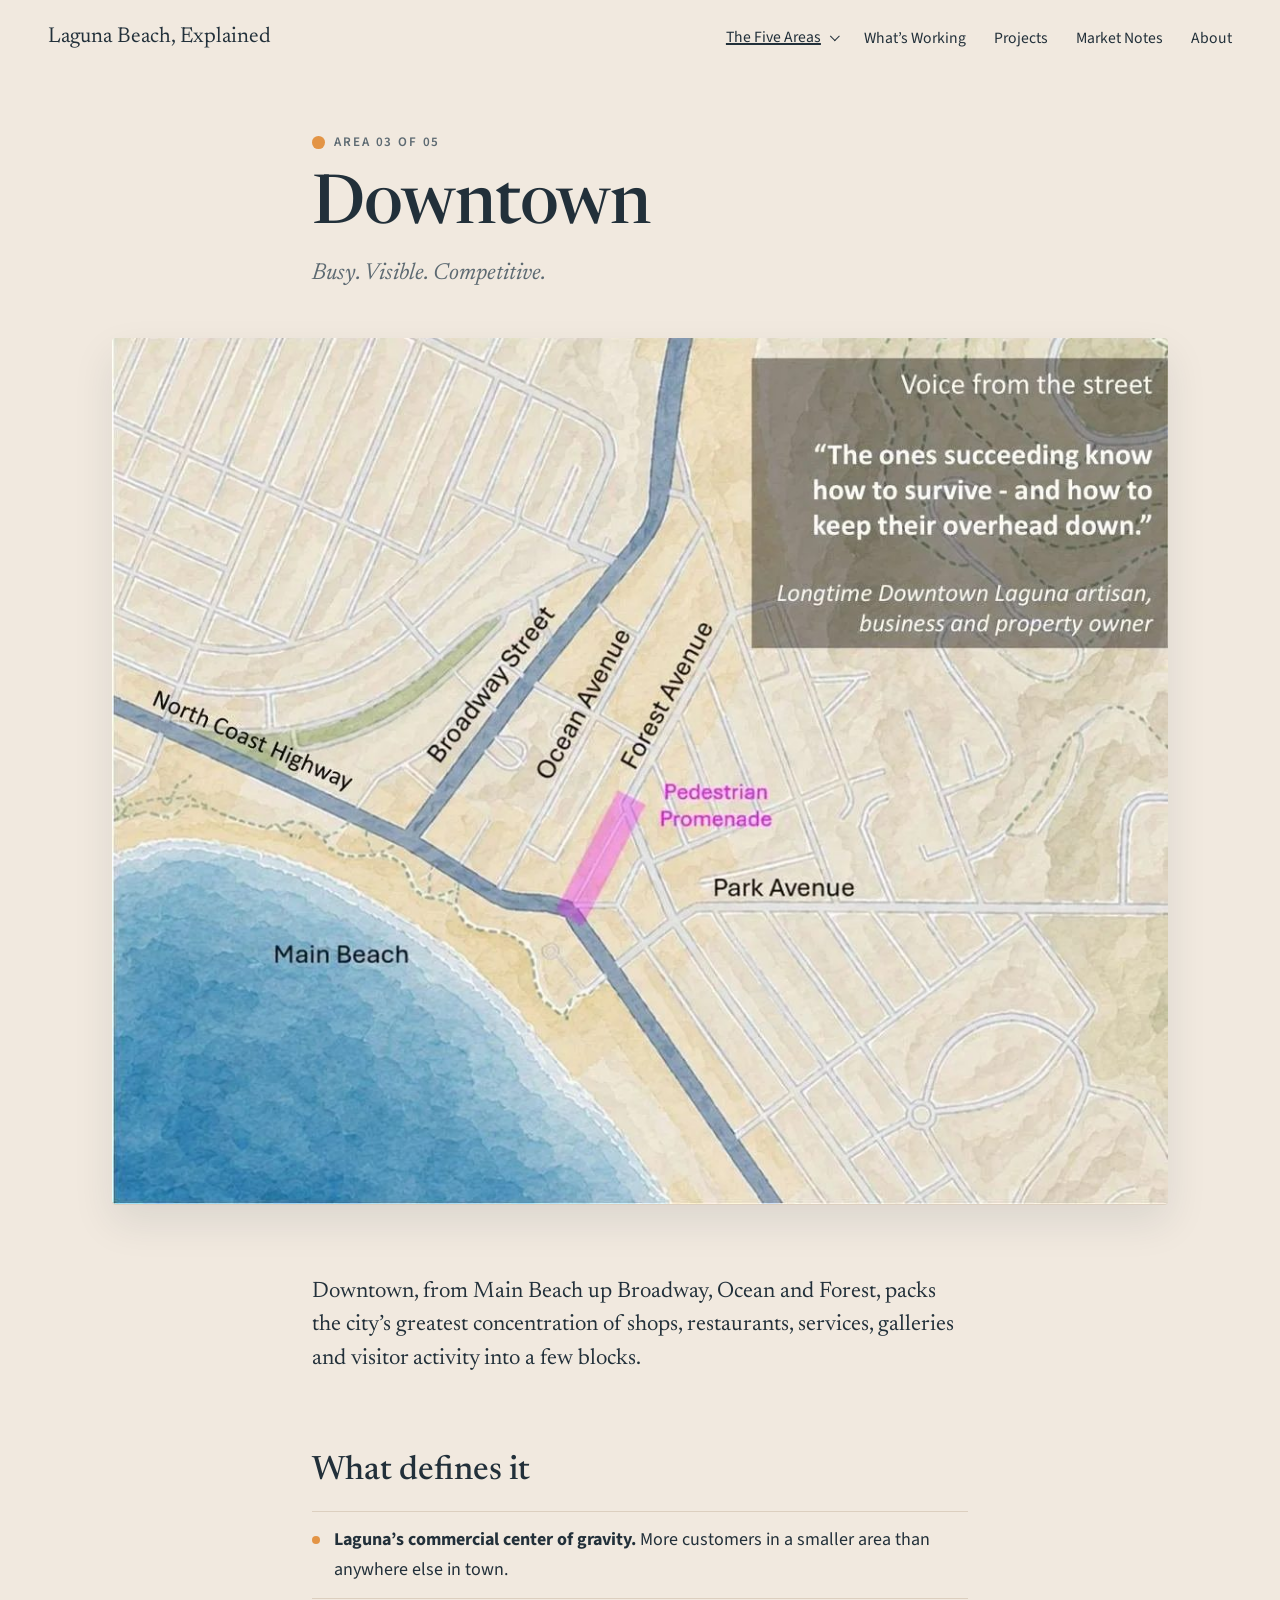
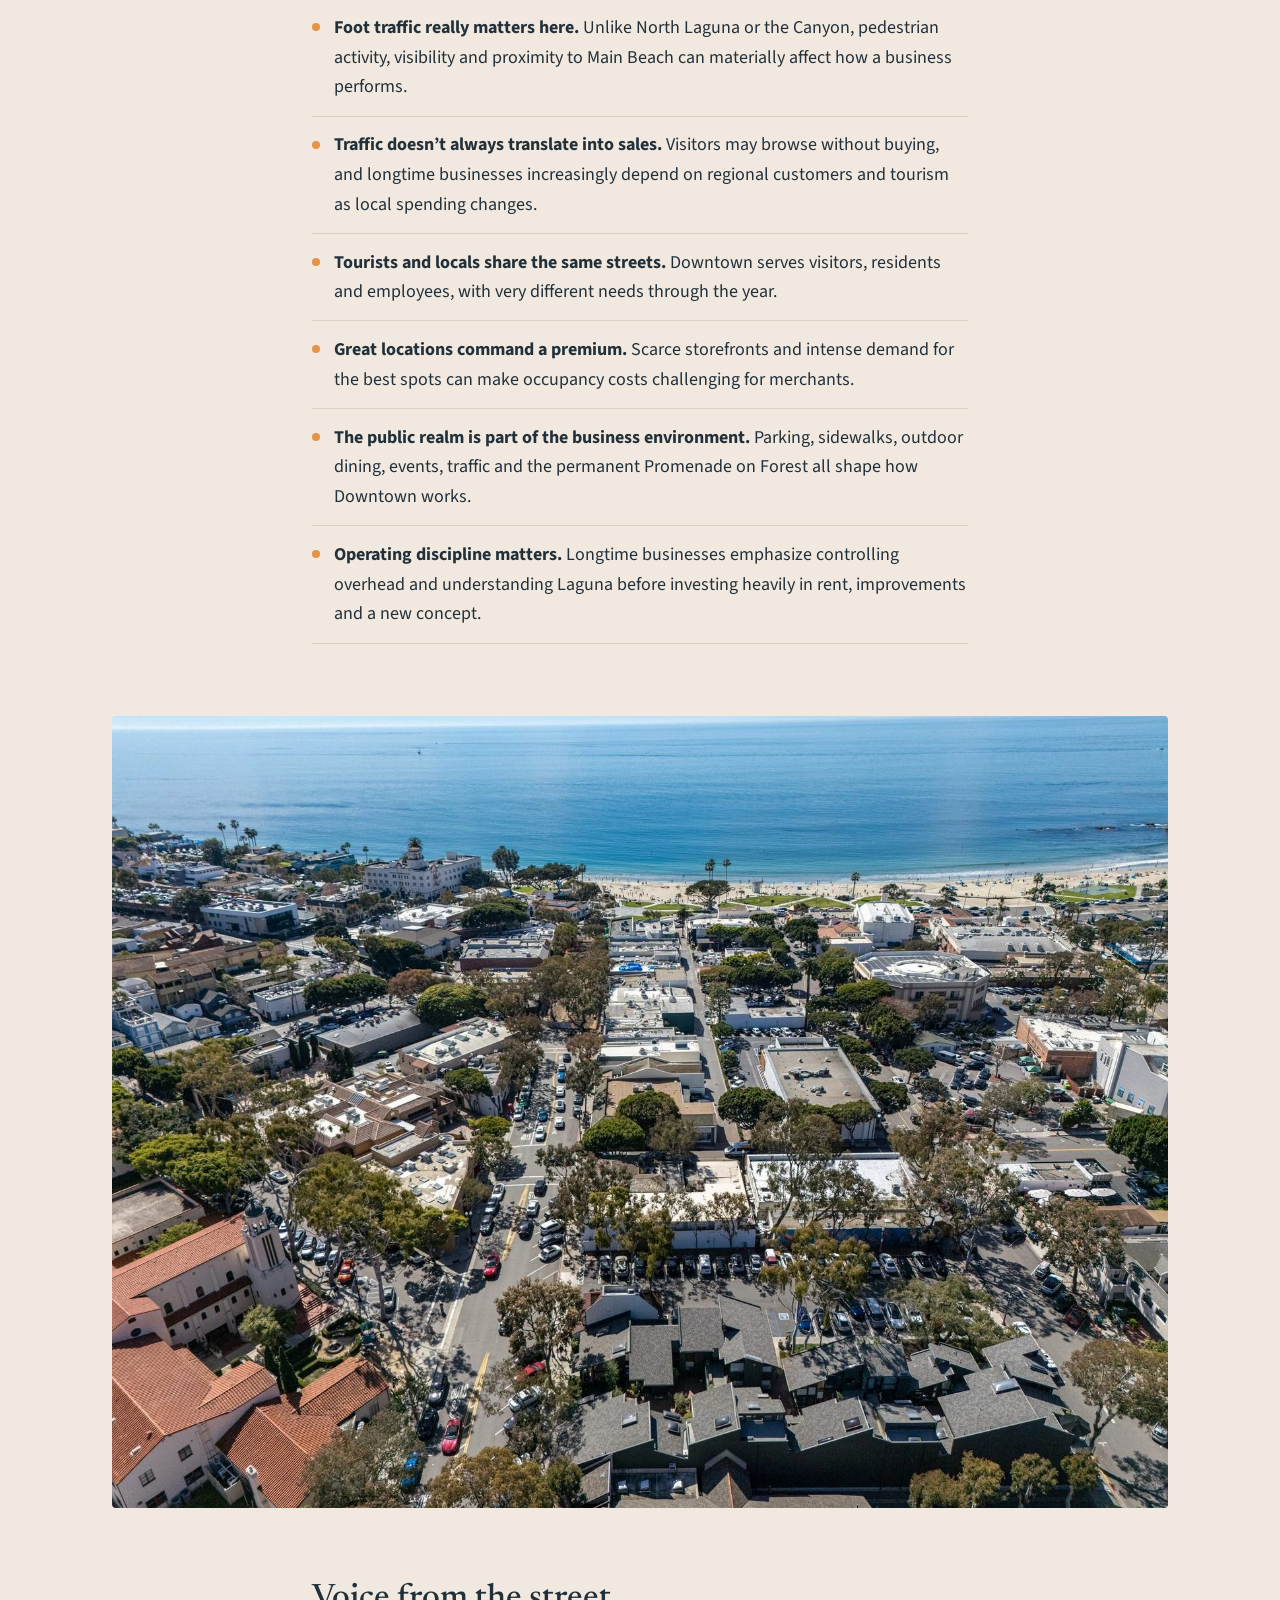
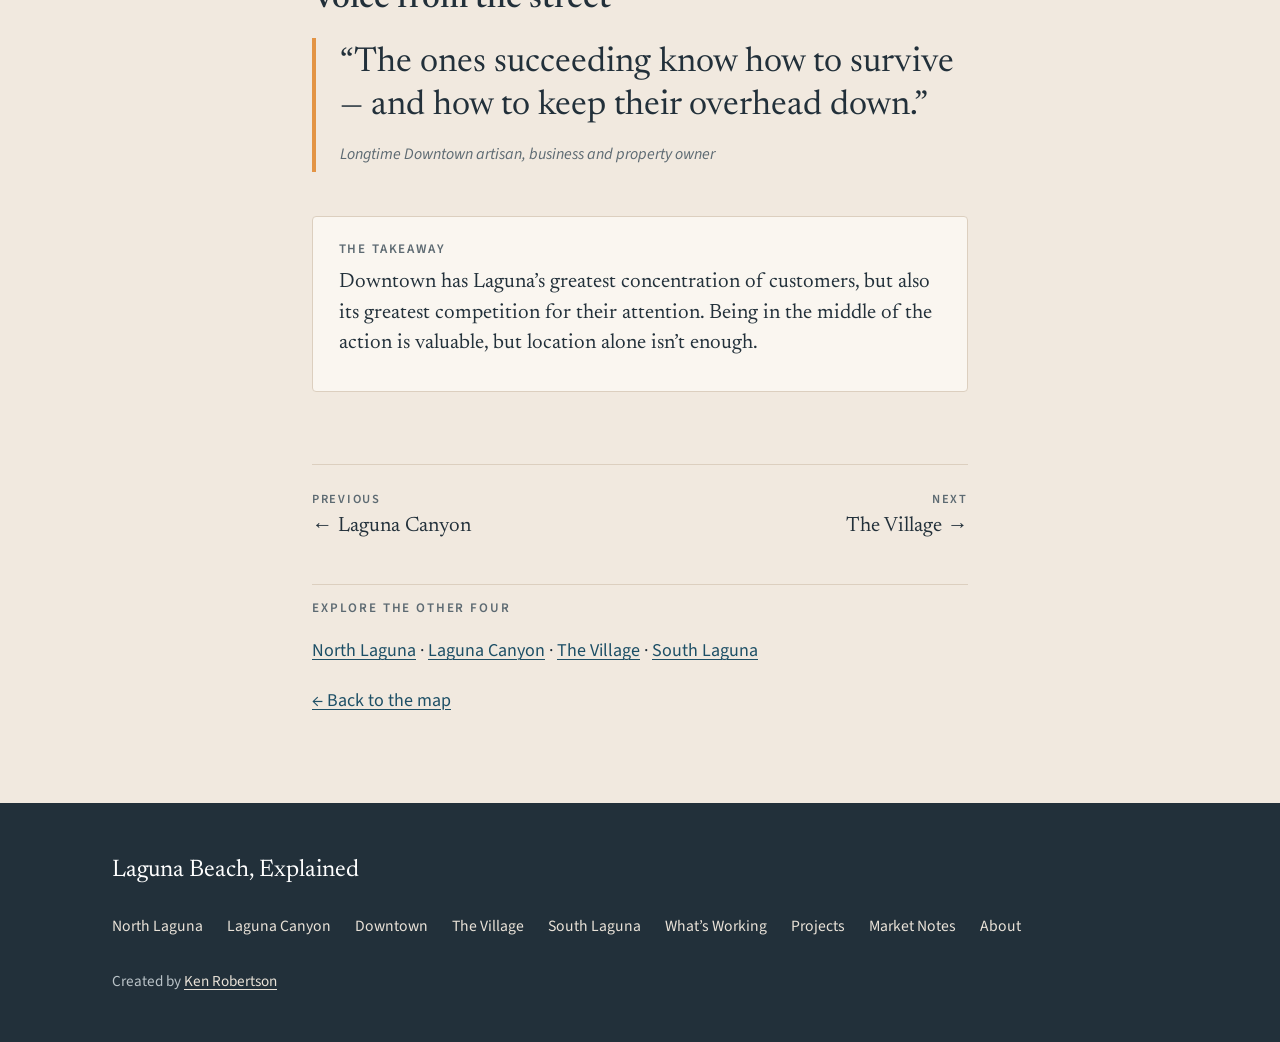
<file: downtown.html>
<!doctype html>
<html lang="en">
<head>
<meta charset="utf-8">
<meta name="viewport" content="width=device-width, initial-scale=1">
<title>Downtown — Laguna Beach, Explained</title>
<meta name="description" content="Downtown Laguna Beach: foot traffic, Main Beach, the Promenade on Forest, and why location alone isn’t enough.">
<link rel="canonical" href="https://www.lagunabeachexplained.com/downtown">
<meta property="og:type" content="website">
<meta property="og:site_name" content="Laguna Beach, Explained">
<meta property="og:title" content="Downtown — Laguna Beach, Explained">
<meta property="og:description" content="Downtown Laguna Beach: foot traffic, Main Beach, the Promenade on Forest, and why location alone isn’t enough.">
<meta property="og:url" content="https://www.lagunabeachexplained.com/downtown">
<meta property="og:image" content="https://www.lagunabeachexplained.com/img/downtown.jpg">
<meta name="twitter:card" content="summary_large_image">
<link rel="icon" href="/favicon.ico" sizes="any">
<link rel="icon" href="/favicon.svg" type="image/svg+xml">
<link rel="apple-touch-icon" href="/apple-touch-icon.png">
<link rel="preconnect" href="https://fonts.googleapis.com">
<link rel="preconnect" href="https://fonts.gstatic.com" crossorigin>
<link href="https://fonts.googleapis.com/css2?family=Newsreader:ital,opsz,wght@0,6..72,400;0,6..72,500;0,6..72,600;1,6..72,400;1,6..72,500&family=Source+Sans+3:wght@400;600&display=swap" rel="stylesheet">
<link rel="stylesheet" href="/css/site.css">
</head>
<body>
<a class="skip" href="#main">Skip to content</a>
<header class="site-header">
  <a class="brand" href="/">Laguna Beach, Explained</a>
  <button class="menu-btn" aria-expanded="false" aria-controls="site-nav">Menu</button>
  <nav id="site-nav" aria-label="Main">
    <ul>
      <li class="has-sub"><button class="sub-btn" aria-expanded="false"><span class="is-current">The Five Areas</span></button>
        <ul class="sub"><li><a href="/north-laguna">North Laguna</a></li><li><a href="/laguna-canyon">Laguna Canyon</a></li><li><a href="/downtown" aria-current="page">Downtown</a></li><li><a href="/the-village">The Village</a></li><li><a href="/south-laguna">South Laguna</a></li></ul></li>
      <li><a href="/whats-working">What’s Working</a></li>
      <li><a href="/projects">Projects</a></li>
      <li><a href="/market-notes">Market Notes</a></li>
      <li><a href="/about">About</a></li>
    </ul>
  </nav>
</header>
<main id="main" style="--c:#e39445">
<header class="page-head wrap">
  <p class="eyebrow"><span class="chip"></span>Area 03 of 05</p>
  <h1>Downtown</h1>
  <p class="tagline">Busy. Visible. Competitive.</p>
</header>
<section class="wide"><figure class="map"><img width="1100" height="902" src="/img/map-downtown.jpg" alt="Map of Downtown Laguna Beach, from Main Beach up Broadway, Ocean and Forest" fetchpriority="high"></figure></section>
<section class="wrap prose">
  <p class="lede">Downtown, from Main Beach up Broadway, Ocean and Forest, packs the city’s greatest concentration of shops, restaurants, services, galleries and visitor activity into a few blocks.</p>
  <h2>What defines it</h2>
  <ul class="points"><li><strong>Laguna’s commercial center of gravity.</strong> More customers in a smaller area than anywhere else in town.</li><li><strong>Foot traffic really matters here.</strong> Unlike North Laguna or the Canyon, pedestrian activity, visibility and proximity to Main Beach can materially affect how a business performs.</li><li><strong>Traffic doesn’t always translate into sales.</strong> Visitors may browse without buying, and longtime businesses increasingly depend on regional customers and tourism as local spending changes.</li><li><strong>Tourists and locals share the same streets.</strong> Downtown serves visitors, residents and employees, with very different needs through the year.</li><li><strong>Great locations command a premium.</strong> Scarce storefronts and intense demand for the best spots can make occupancy costs challenging for merchants.</li><li><strong>The public realm is part of the business environment.</strong> Parking, sidewalks, outdoor dining, events, traffic and the permanent Promenade on Forest all shape how Downtown works.</li><li><strong>Operating discipline matters.</strong> Longtime businesses emphasize controlling overhead and understanding Laguna before investing heavily in rent, improvements and a new concept.</li></ul>
  
</section>
<section class="wide"><figure class="photo"><img width="1600" height="1200" src="/img/downtown.jpg" alt="Aerial view of Downtown Laguna Beach and Main Beach" loading="lazy"></figure></section>
<section class="wrap prose">
  <h2>Voice from the street</h2>
  <figure class="voice"><blockquote>“The ones succeeding know how to survive — and how to keep their overhead down.”</blockquote><figcaption>Longtime Downtown artisan, business and property owner</figcaption></figure>
  <div class="takeaway"><h2>The takeaway</h2><p>Downtown has Laguna’s greatest concentration of customers, but also its greatest competition for their attention. Being in the middle of the action is valuable, but location alone isn’t enough.</p></div>
</section>
<section class="wrap">
  <nav class="prevnext" aria-label="Areas"><a class="prev" href="/laguna-canyon"><span>Previous</span>← Laguna Canyon</a><a class="next" href="/the-village"><span>Next</span>The Village →</a></nav>
  <div class="others"><h2 class="label">Explore the other four</h2><p><a href="/north-laguna">North Laguna</a> · <a href="/laguna-canyon">Laguna Canyon</a> · <a href="/the-village">The Village</a> · <a href="/south-laguna">South Laguna</a></p><p><a href="/#areas">← Back to the map</a></p></div>
</section>
</main>
<footer class="site-footer">
  <div class="foot-inner">
    <a class="brand" href="/">Laguna Beach, Explained</a>
    <ul class="foot-nav">
      <li><a href="/north-laguna">North Laguna</a></li><li><a href="/laguna-canyon">Laguna Canyon</a></li><li><a href="/downtown">Downtown</a></li><li><a href="/the-village">The Village</a></li><li><a href="/south-laguna">South Laguna</a></li>
      <li><a href="/whats-working">What’s Working</a></li><li><a href="/projects">Projects</a></li><li><a href="/market-notes">Market Notes</a></li><li><a href="/about">About</a></li>
    </ul>
    <p class="credit">Created by <a href="/about">Ken Robertson</a></p>
  </div>
</footer>
<script src="/js/site.js" defer></script>
</body>
</html>
</file>
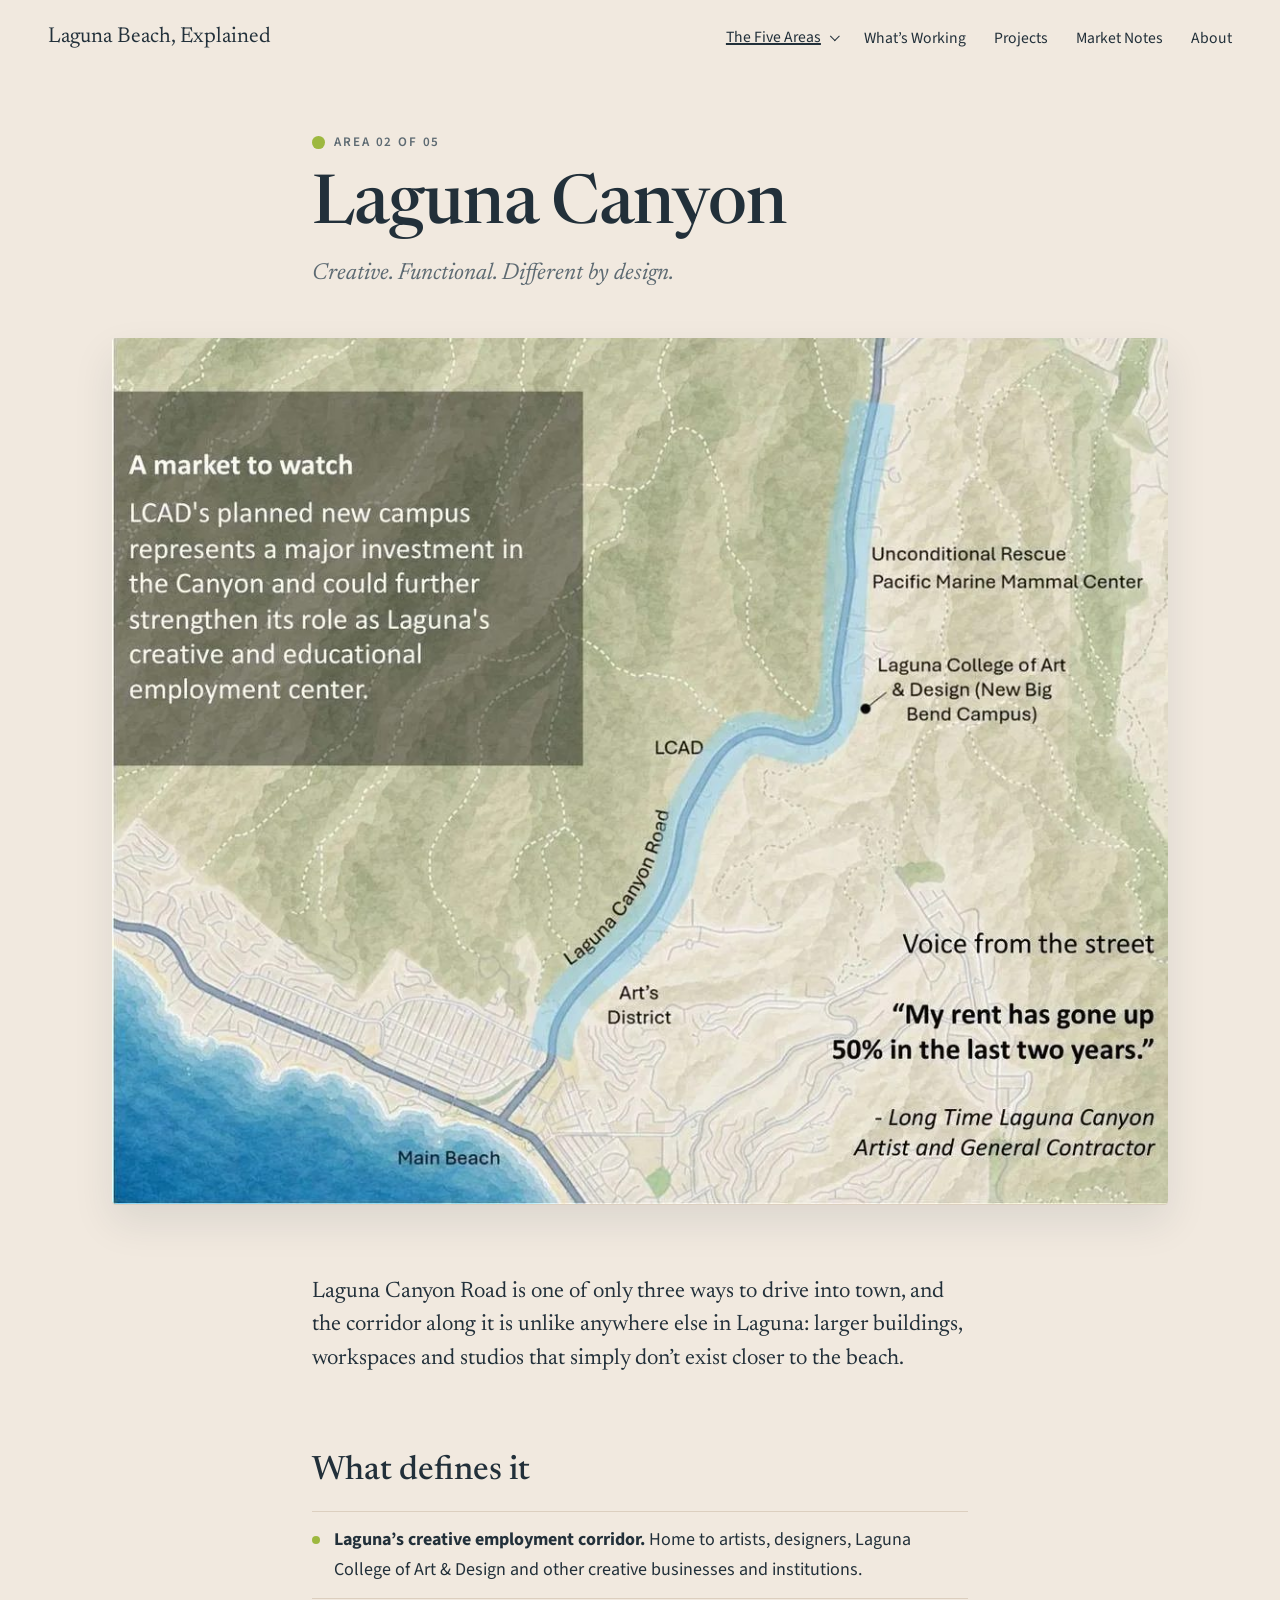
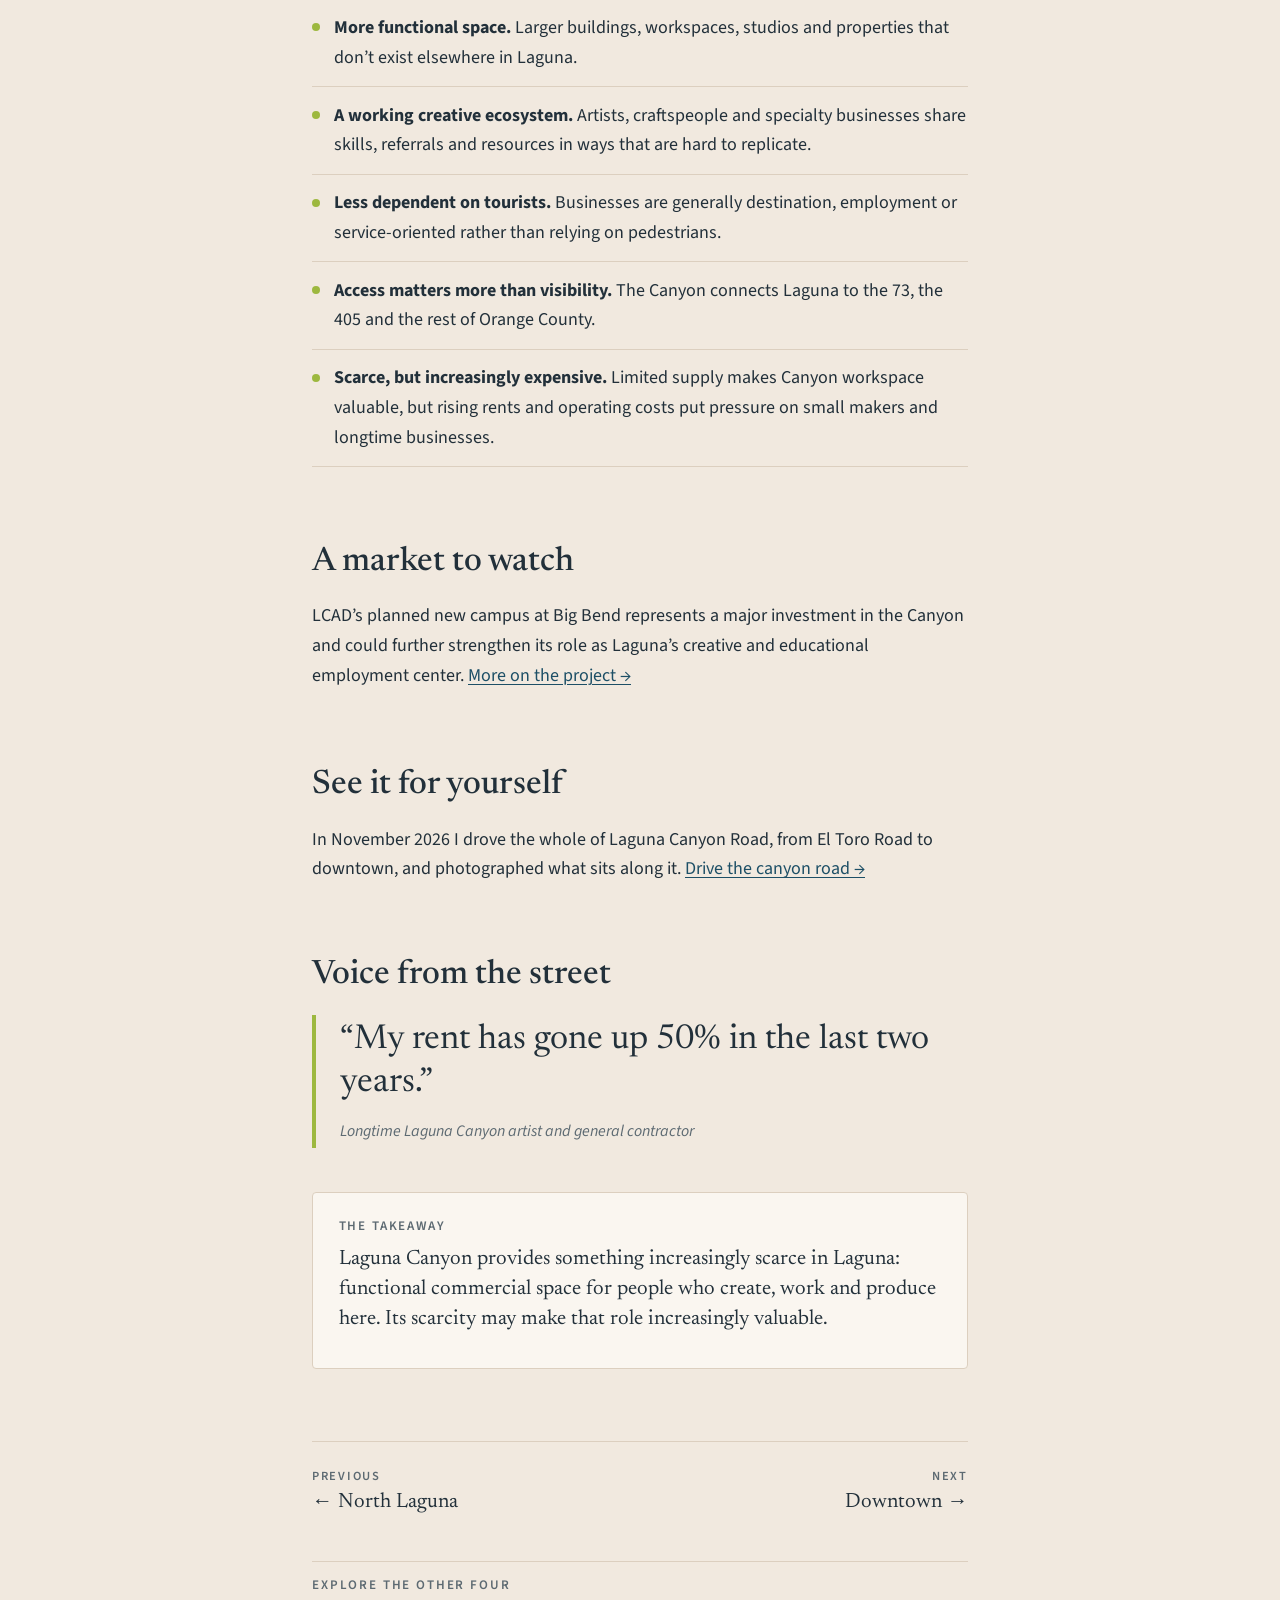
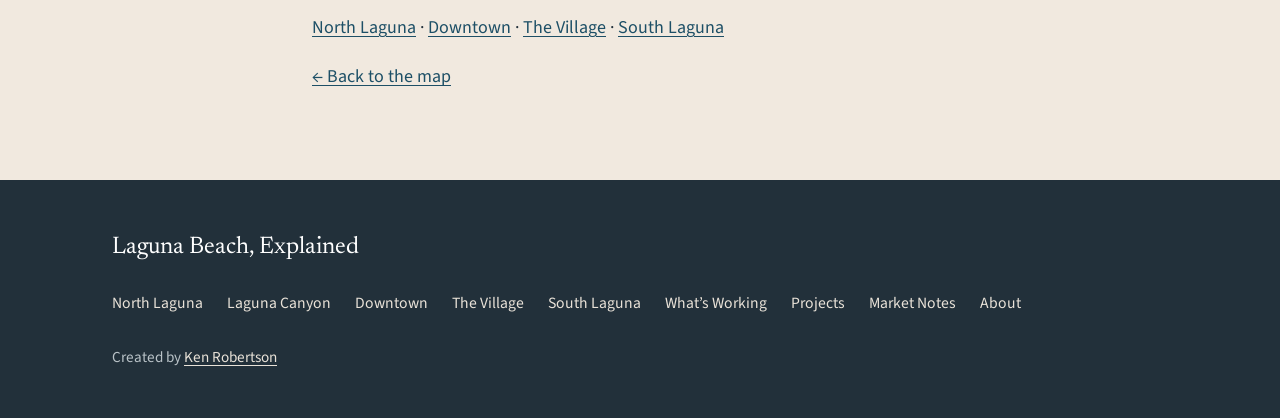
<file: laguna-canyon.html>
<!doctype html>
<html lang="en">
<head>
<meta charset="utf-8">
<meta name="viewport" content="width=device-width, initial-scale=1">
<title>Laguna Canyon — Laguna Beach, Explained</title>
<meta name="description" content="Laguna Canyon: the creative and working corridor of Laguna Beach, LCAD’s new campus, and why functional space here is scarce.">
<link rel="canonical" href="https://www.lagunabeachexplained.com/laguna-canyon">
<meta property="og:type" content="website">
<meta property="og:site_name" content="Laguna Beach, Explained">
<meta property="og:title" content="Laguna Canyon — Laguna Beach, Explained">
<meta property="og:description" content="Laguna Canyon: the creative and working corridor of Laguna Beach, LCAD’s new campus, and why functional space here is scarce.">
<meta property="og:url" content="https://www.lagunabeachexplained.com/laguna-canyon">
<meta property="og:image" content="https://www.lagunabeachexplained.com/img/map-laguna-canyon.jpg">
<meta name="twitter:card" content="summary_large_image">
<link rel="icon" href="/favicon.ico" sizes="any">
<link rel="icon" href="/favicon.svg" type="image/svg+xml">
<link rel="apple-touch-icon" href="/apple-touch-icon.png">
<link rel="preconnect" href="https://fonts.googleapis.com">
<link rel="preconnect" href="https://fonts.gstatic.com" crossorigin>
<link href="https://fonts.googleapis.com/css2?family=Newsreader:ital,opsz,wght@0,6..72,400;0,6..72,500;0,6..72,600;1,6..72,400;1,6..72,500&family=Source+Sans+3:wght@400;600&display=swap" rel="stylesheet">
<link rel="stylesheet" href="/css/site.css">
</head>
<body>
<a class="skip" href="#main">Skip to content</a>
<header class="site-header">
  <a class="brand" href="/">Laguna Beach, Explained</a>
  <button class="menu-btn" aria-expanded="false" aria-controls="site-nav">Menu</button>
  <nav id="site-nav" aria-label="Main">
    <ul>
      <li class="has-sub"><button class="sub-btn" aria-expanded="false"><span class="is-current">The Five Areas</span></button>
        <ul class="sub"><li><a href="/north-laguna">North Laguna</a></li><li><a href="/laguna-canyon" aria-current="page">Laguna Canyon</a></li><li><a href="/downtown">Downtown</a></li><li><a href="/the-village">The Village</a></li><li><a href="/south-laguna">South Laguna</a></li></ul></li>
      <li><a href="/whats-working">What’s Working</a></li>
      <li><a href="/projects">Projects</a></li>
      <li><a href="/market-notes">Market Notes</a></li>
      <li><a href="/about">About</a></li>
    </ul>
  </nav>
</header>
<main id="main" style="--c:#9db83f">
<header class="page-head wrap">
  <p class="eyebrow"><span class="chip"></span>Area 02 of 05</p>
  <h1>Laguna Canyon</h1>
  <p class="tagline">Creative. Functional. Different by design.</p>
</header>
<section class="wide"><figure class="map"><img width="1100" height="902" src="/img/map-laguna-canyon.jpg" alt="Map of the Laguna Canyon commercial corridor along Laguna Canyon Road" fetchpriority="high"></figure></section>
<section class="wrap prose">
  <p class="lede">Laguna Canyon Road is one of only three ways to drive into town, and the corridor along it is unlike anywhere else in Laguna: larger buildings, workspaces and studios that simply don’t exist closer to the beach.</p>
  <h2>What defines it</h2>
  <ul class="points"><li><strong>Laguna’s creative employment corridor.</strong> Home to artists, designers, Laguna College of Art &amp; Design and other creative businesses and institutions.</li><li><strong>More functional space.</strong> Larger buildings, workspaces, studios and properties that don’t exist elsewhere in Laguna.</li><li><strong>A working creative ecosystem.</strong> Artists, craftspeople and specialty businesses share skills, referrals and resources in ways that are hard to replicate.</li><li><strong>Less dependent on tourists.</strong> Businesses are generally destination, employment or service-oriented rather than relying on pedestrians.</li><li><strong>Access matters more than visibility.</strong> The Canyon connects Laguna to the 73, the 405 and the rest of Orange County.</li><li><strong>Scarce, but increasingly expensive.</strong> Limited supply makes Canyon workspace valuable, but rising rents and operating costs put pressure on small makers and longtime businesses.</li></ul>
  <h2>A market to watch</h2><p>LCAD’s planned new campus at Big Bend represents a major investment in the Canyon and could further strengthen its role as Laguna’s creative and educational employment center. <a href="/projects">More on the project →</a></p>
  <h2>See it for yourself</h2><p>In November 2026 I drove the whole of Laguna Canyon Road, from El Toro Road to downtown, and photographed what sits along it. <a href="/canyon-road">Drive the canyon road →</a></p>
</section>

<section class="wrap prose">
  <h2>Voice from the street</h2>
  <figure class="voice"><blockquote>“My rent has gone up 50% in the last two years.”</blockquote><figcaption>Longtime Laguna Canyon artist and general contractor</figcaption></figure>
  <div class="takeaway"><h2>The takeaway</h2><p>Laguna Canyon provides something increasingly scarce in Laguna: functional commercial space for people who create, work and produce here. Its scarcity may make that role increasingly valuable.</p></div>
</section>
<section class="wrap">
  <nav class="prevnext" aria-label="Areas"><a class="prev" href="/north-laguna"><span>Previous</span>← North Laguna</a><a class="next" href="/downtown"><span>Next</span>Downtown →</a></nav>
  <div class="others"><h2 class="label">Explore the other four</h2><p><a href="/north-laguna">North Laguna</a> · <a href="/downtown">Downtown</a> · <a href="/the-village">The Village</a> · <a href="/south-laguna">South Laguna</a></p><p><a href="/#areas">← Back to the map</a></p></div>
</section>
</main>
<footer class="site-footer">
  <div class="foot-inner">
    <a class="brand" href="/">Laguna Beach, Explained</a>
    <ul class="foot-nav">
      <li><a href="/north-laguna">North Laguna</a></li><li><a href="/laguna-canyon">Laguna Canyon</a></li><li><a href="/downtown">Downtown</a></li><li><a href="/the-village">The Village</a></li><li><a href="/south-laguna">South Laguna</a></li>
      <li><a href="/whats-working">What’s Working</a></li><li><a href="/projects">Projects</a></li><li><a href="/market-notes">Market Notes</a></li><li><a href="/about">About</a></li>
    </ul>
    <p class="credit">Created by <a href="/about">Ken Robertson</a></p>
  </div>
</footer>
<script src="/js/site.js" defer></script>
</body>
</html>
</file>
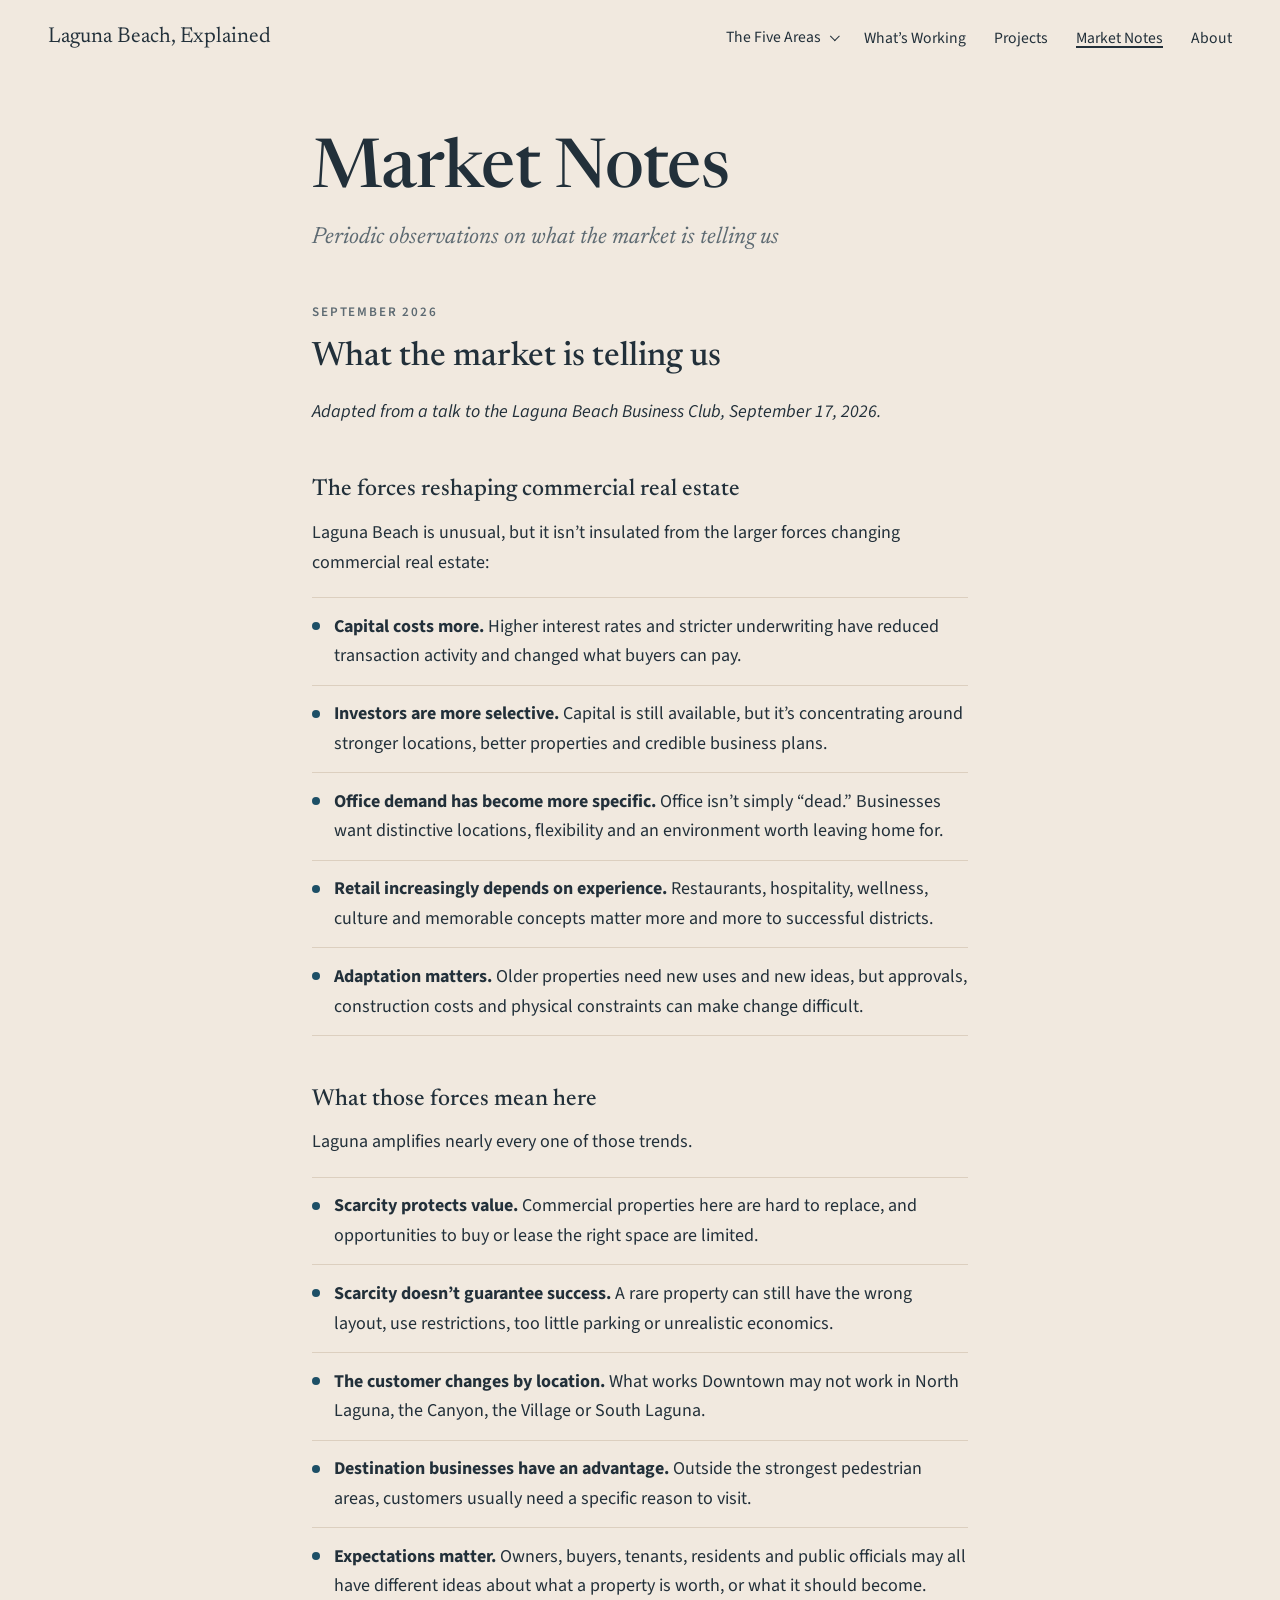
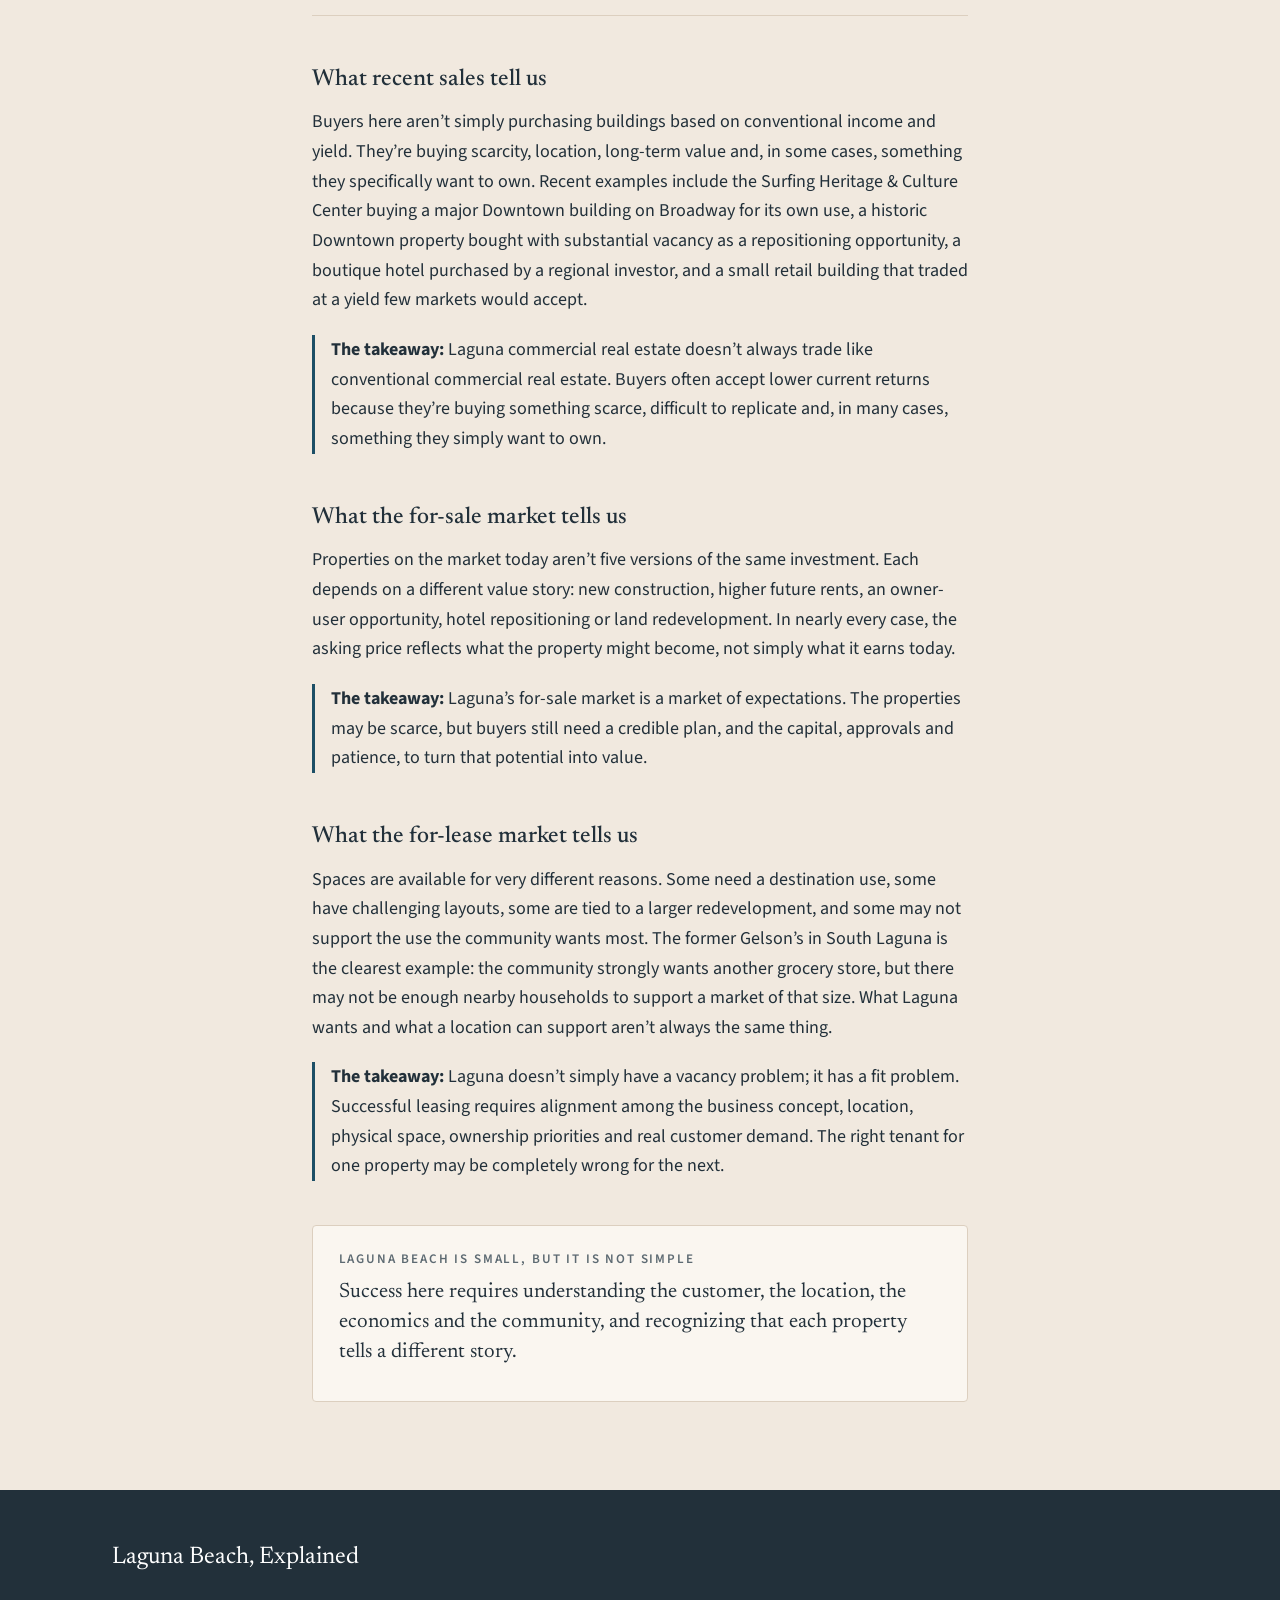
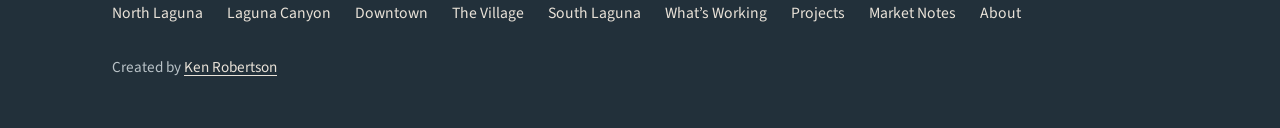
<file: market-notes.html>
<!doctype html>
<html lang="en">
<head>
<meta charset="utf-8">
<meta name="viewport" content="width=device-width, initial-scale=1">
<title>Market Notes — Laguna Beach, Explained</title>
<meta name="description" content="Periodic notes on the Laguna Beach commercial real estate market: what sales, listings and leasing are telling us.">
<link rel="canonical" href="https://www.lagunabeachexplained.com/market-notes">
<meta property="og:type" content="website">
<meta property="og:site_name" content="Laguna Beach, Explained">
<meta property="og:title" content="Market Notes — Laguna Beach, Explained">
<meta property="og:description" content="Periodic notes on the Laguna Beach commercial real estate market: what sales, listings and leasing are telling us.">
<meta property="og:url" content="https://www.lagunabeachexplained.com/market-notes">
<meta property="og:image" content="https://www.lagunabeachexplained.com/img/home-downtown.jpg">
<meta name="twitter:card" content="summary_large_image">
<link rel="icon" href="/favicon.ico" sizes="any">
<link rel="icon" href="/favicon.svg" type="image/svg+xml">
<link rel="apple-touch-icon" href="/apple-touch-icon.png">
<link rel="preconnect" href="https://fonts.googleapis.com">
<link rel="preconnect" href="https://fonts.gstatic.com" crossorigin>
<link href="https://fonts.googleapis.com/css2?family=Newsreader:ital,opsz,wght@0,6..72,400;0,6..72,500;0,6..72,600;1,6..72,400;1,6..72,500&family=Source+Sans+3:wght@400;600&display=swap" rel="stylesheet">
<link rel="stylesheet" href="/css/site.css">
</head>
<body>
<a class="skip" href="#main">Skip to content</a>
<header class="site-header">
  <a class="brand" href="/">Laguna Beach, Explained</a>
  <button class="menu-btn" aria-expanded="false" aria-controls="site-nav">Menu</button>
  <nav id="site-nav" aria-label="Main">
    <ul>
      <li class="has-sub"><button class="sub-btn" aria-expanded="false"><span>The Five Areas</span></button>
        <ul class="sub"><li><a href="/north-laguna">North Laguna</a></li><li><a href="/laguna-canyon">Laguna Canyon</a></li><li><a href="/downtown">Downtown</a></li><li><a href="/the-village">The Village</a></li><li><a href="/south-laguna">South Laguna</a></li></ul></li>
      <li><a href="/whats-working">What’s Working</a></li>
      <li><a href="/projects">Projects</a></li>
      <li><a href="/market-notes" aria-current="page">Market Notes</a></li>
      <li><a href="/about">About</a></li>
    </ul>
  </nav>
</header>
<main id="main">
<header class="page-head wrap">
  <h1>Market Notes</h1>
  <p class="tagline">Periodic observations on what the market is telling us</p>
</header>
<section class="wrap prose">
<article class="note">
<p class="eyebrow">September 2026</p>
<h2 class="note-title">What the market is telling us</h2>
<p><em>Adapted from a talk to the Laguna Beach Business Club, September 17, 2026.</em></p>
<h3>The forces reshaping commercial real estate</h3>
<p>Laguna Beach is unusual, but it isn’t insulated from the larger forces changing commercial real estate:</p>
<ul class="points"><li><strong>Capital costs more.</strong> Higher interest rates and stricter underwriting have reduced transaction activity and changed what buyers can pay.</li><li><strong>Investors are more selective.</strong> Capital is still available, but it’s concentrating around stronger locations, better properties and credible business plans.</li><li><strong>Office demand has become more specific.</strong> Office isn’t simply “dead.” Businesses want distinctive locations, flexibility and an environment worth leaving home for.</li><li><strong>Retail increasingly depends on experience.</strong> Restaurants, hospitality, wellness, culture and memorable concepts matter more and more to successful districts.</li><li><strong>Adaptation matters.</strong> Older properties need new uses and new ideas, but approvals, construction costs and physical constraints can make change difficult.</li></ul>
<h3>What those forces mean here</h3>
<p>Laguna amplifies nearly every one of those trends.</p>
<ul class="points"><li><strong>Scarcity protects value.</strong> Commercial properties here are hard to replace, and opportunities to buy or lease the right space are limited.</li><li><strong>Scarcity doesn’t guarantee success.</strong> A rare property can still have the wrong layout, use restrictions, too little parking or unrealistic economics.</li><li><strong>The customer changes by location.</strong> What works Downtown may not work in North Laguna, the Canyon, the Village or South Laguna.</li><li><strong>Destination businesses have an advantage.</strong> Outside the strongest pedestrian areas, customers usually need a specific reason to visit.</li><li><strong>Expectations matter.</strong> Owners, buyers, tenants, residents and public officials may all have different ideas about what a property is worth, or what it should become.</li></ul>
<h3>What recent sales tell us</h3>
<p>Buyers here aren’t simply purchasing buildings based on conventional income and yield. They’re buying scarcity, location, long-term value and, in some cases, something they specifically want to own. Recent examples include the Surfing Heritage &amp; Culture Center buying a major Downtown building on Broadway for its own use, a historic Downtown property bought with substantial vacancy as a repositioning opportunity, a boutique hotel purchased by a regional investor, and a small retail building that traded at a yield few markets would accept.</p>
<p class="mini-take"><strong>The takeaway:</strong> Laguna commercial real estate doesn’t always trade like conventional commercial real estate. Buyers often accept lower current returns because they’re buying something scarce, difficult to replicate and, in many cases, something they simply want to own.</p>
<h3>What the for-sale market tells us</h3>
<p>Properties on the market today aren’t five versions of the same investment. Each depends on a different value story: new construction, higher future rents, an owner-user opportunity, hotel repositioning or land redevelopment. In nearly every case, the asking price reflects what the property might become, not simply what it earns today.</p>
<p class="mini-take"><strong>The takeaway:</strong> Laguna’s for-sale market is a market of expectations. The properties may be scarce, but buyers still need a credible plan, and the capital, approvals and patience, to turn that potential into value.</p>
<h3>What the for-lease market tells us</h3>
<p>Spaces are available for very different reasons. Some need a destination use, some have challenging layouts, some are tied to a larger redevelopment, and some may not support the use the community wants most. The former Gelson’s in South Laguna is the clearest example: the community strongly wants another grocery store, but there may not be enough nearby households to support a market of that size. What Laguna wants and what a location can support aren’t always the same thing.</p>
<p class="mini-take"><strong>The takeaway:</strong> Laguna doesn’t simply have a vacancy problem; it has a fit problem. Successful leasing requires alignment among the business concept, location, physical space, ownership priorities and real customer demand. The right tenant for one property may be completely wrong for the next.</p>
<div class="takeaway"><h2>Laguna Beach is small, but it is not simple</h2><p>Success here requires understanding the customer, the location, the economics and the community, and recognizing that each property tells a different story.</p></div>
</article>
</section>
</main>
<footer class="site-footer">
  <div class="foot-inner">
    <a class="brand" href="/">Laguna Beach, Explained</a>
    <ul class="foot-nav">
      <li><a href="/north-laguna">North Laguna</a></li><li><a href="/laguna-canyon">Laguna Canyon</a></li><li><a href="/downtown">Downtown</a></li><li><a href="/the-village">The Village</a></li><li><a href="/south-laguna">South Laguna</a></li>
      <li><a href="/whats-working">What’s Working</a></li><li><a href="/projects">Projects</a></li><li><a href="/market-notes">Market Notes</a></li><li><a href="/about">About</a></li>
    </ul>
    <p class="credit">Created by <a href="/about">Ken Robertson</a></p>
  </div>
</footer>
<script src="/js/site.js" defer></script>
</body>
</html>
</file>
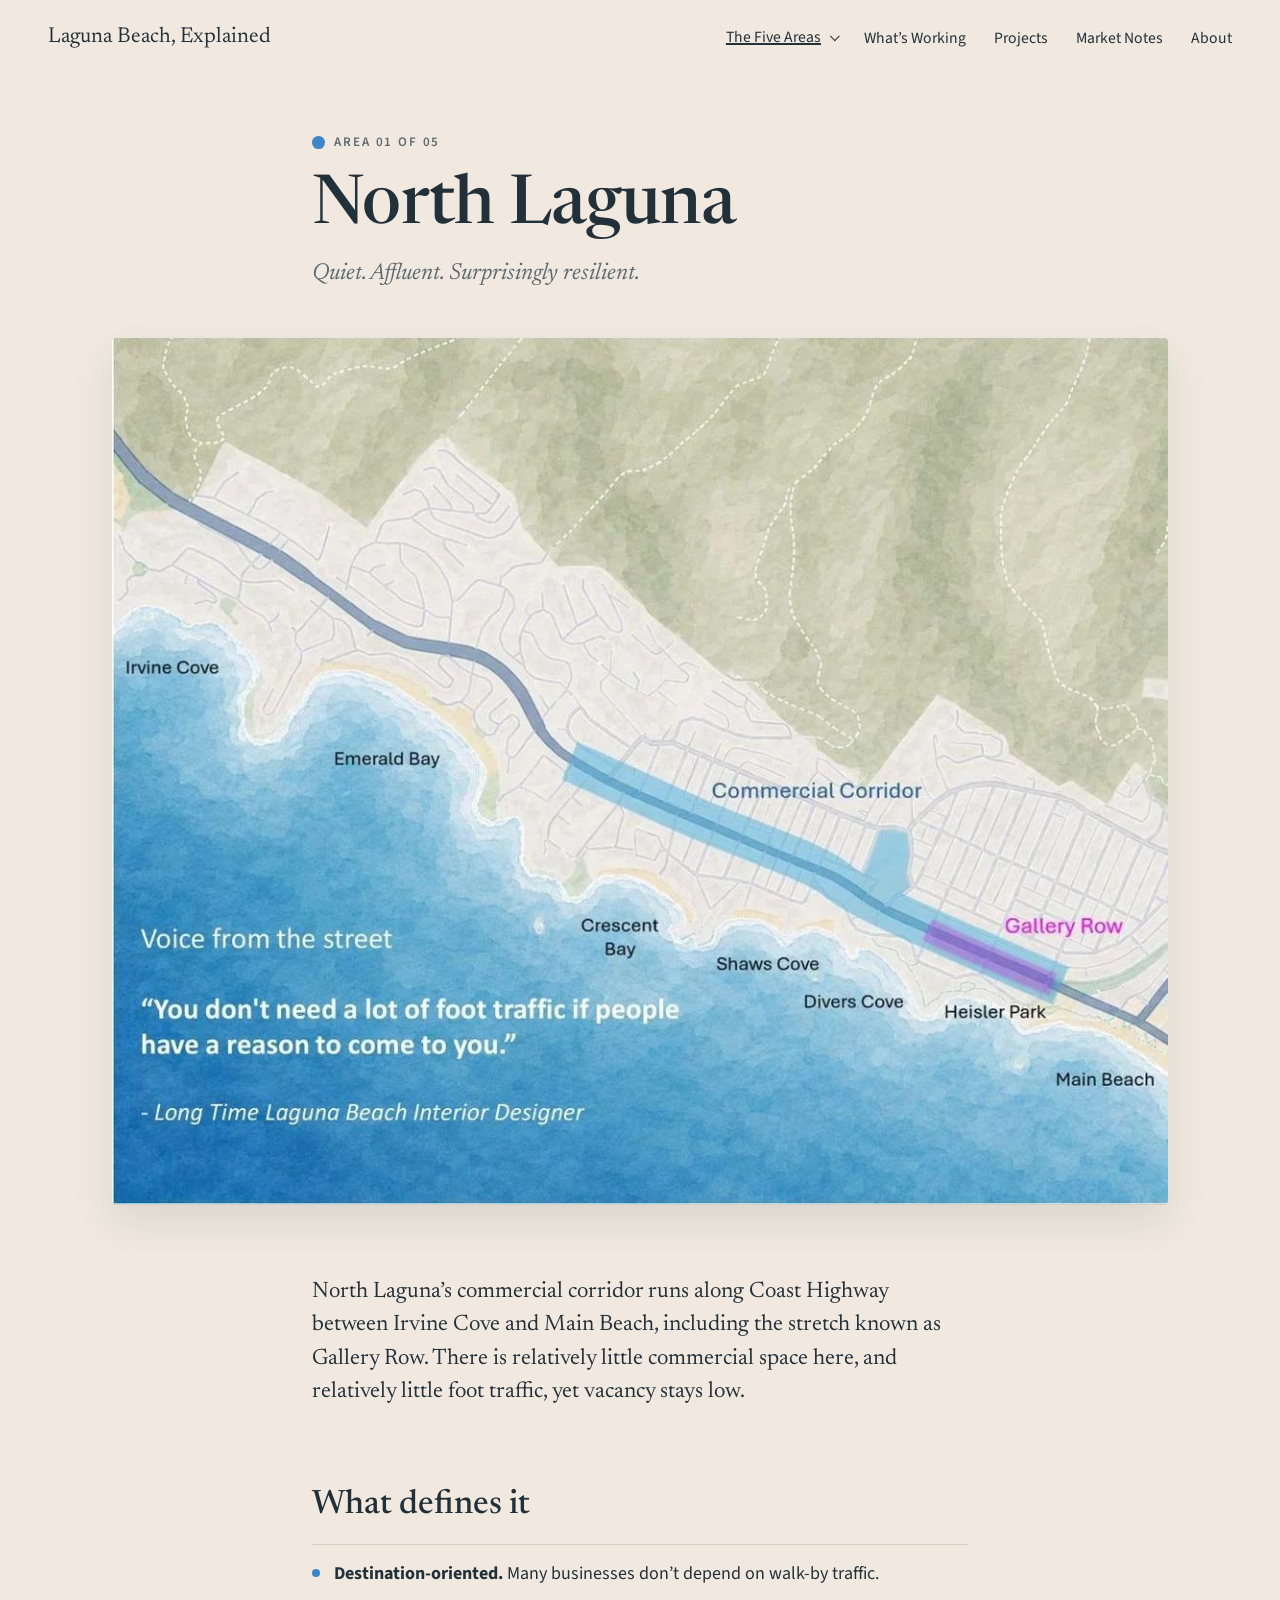
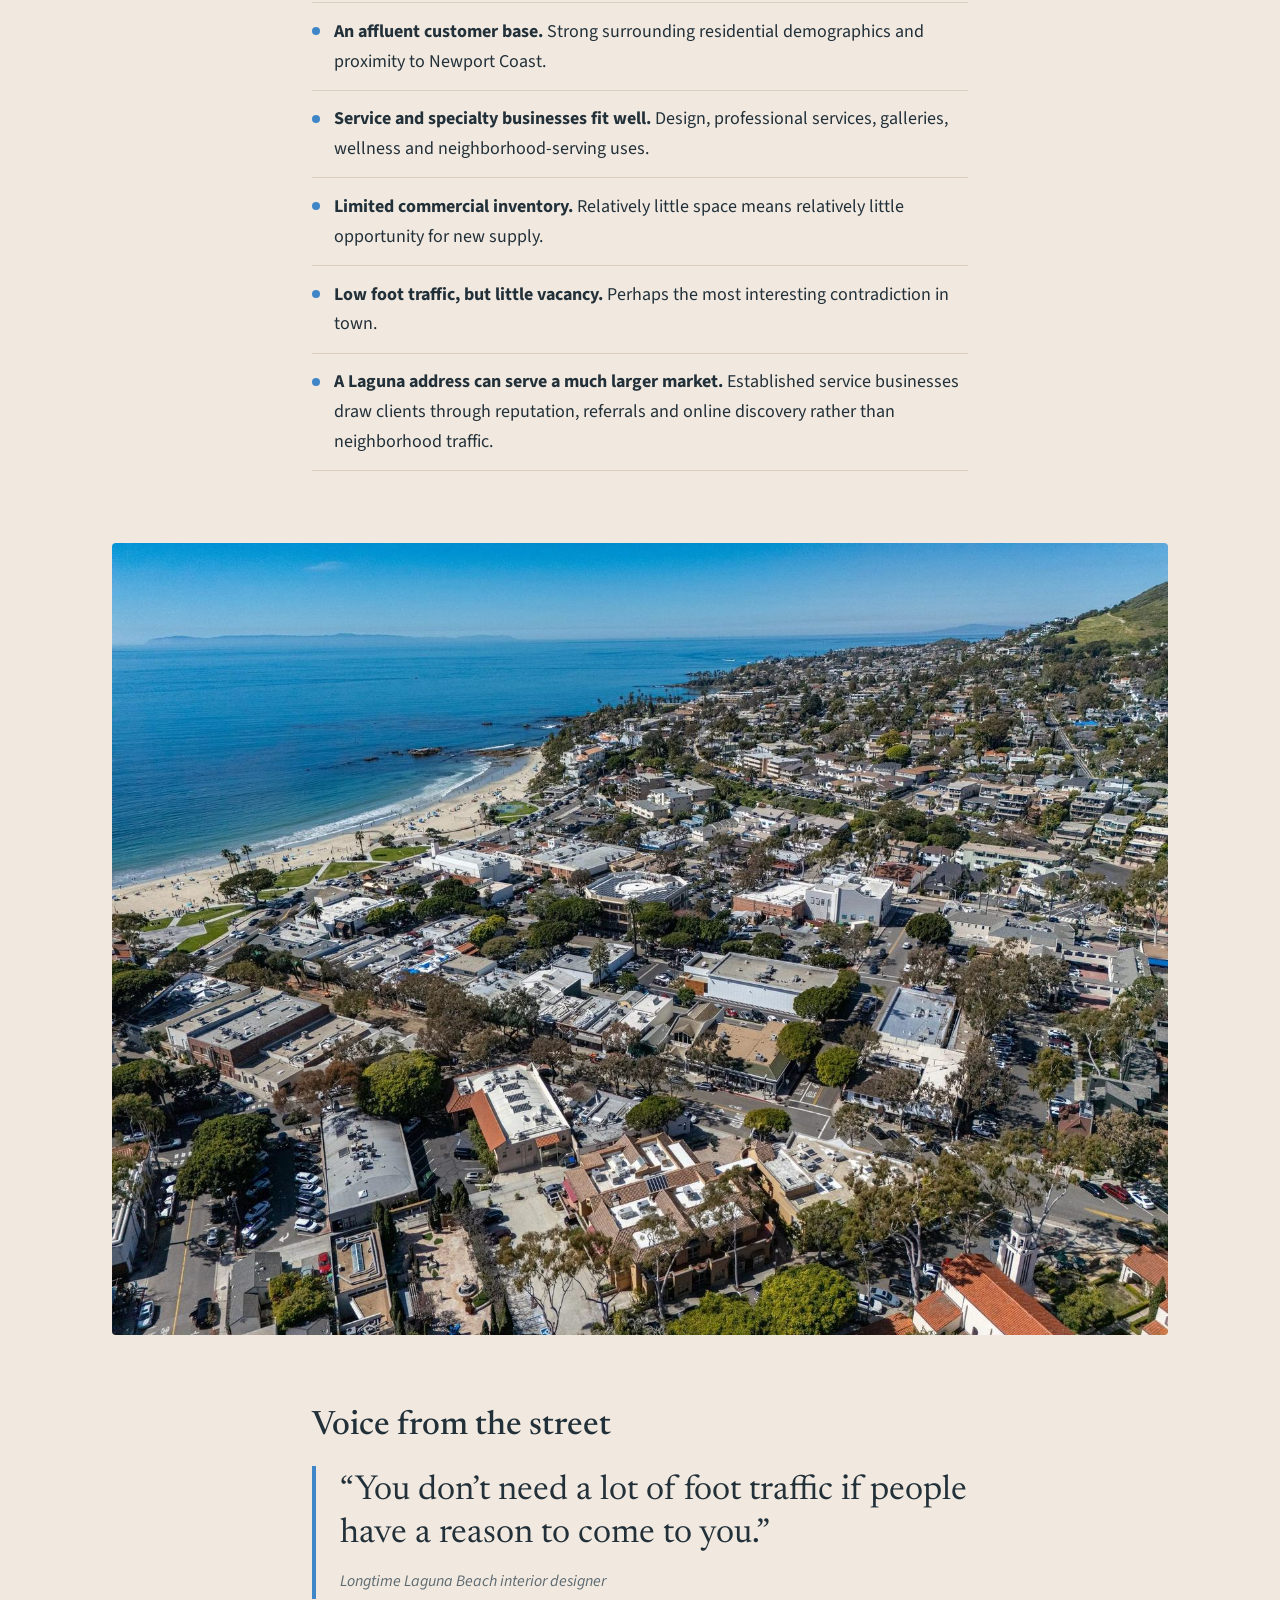
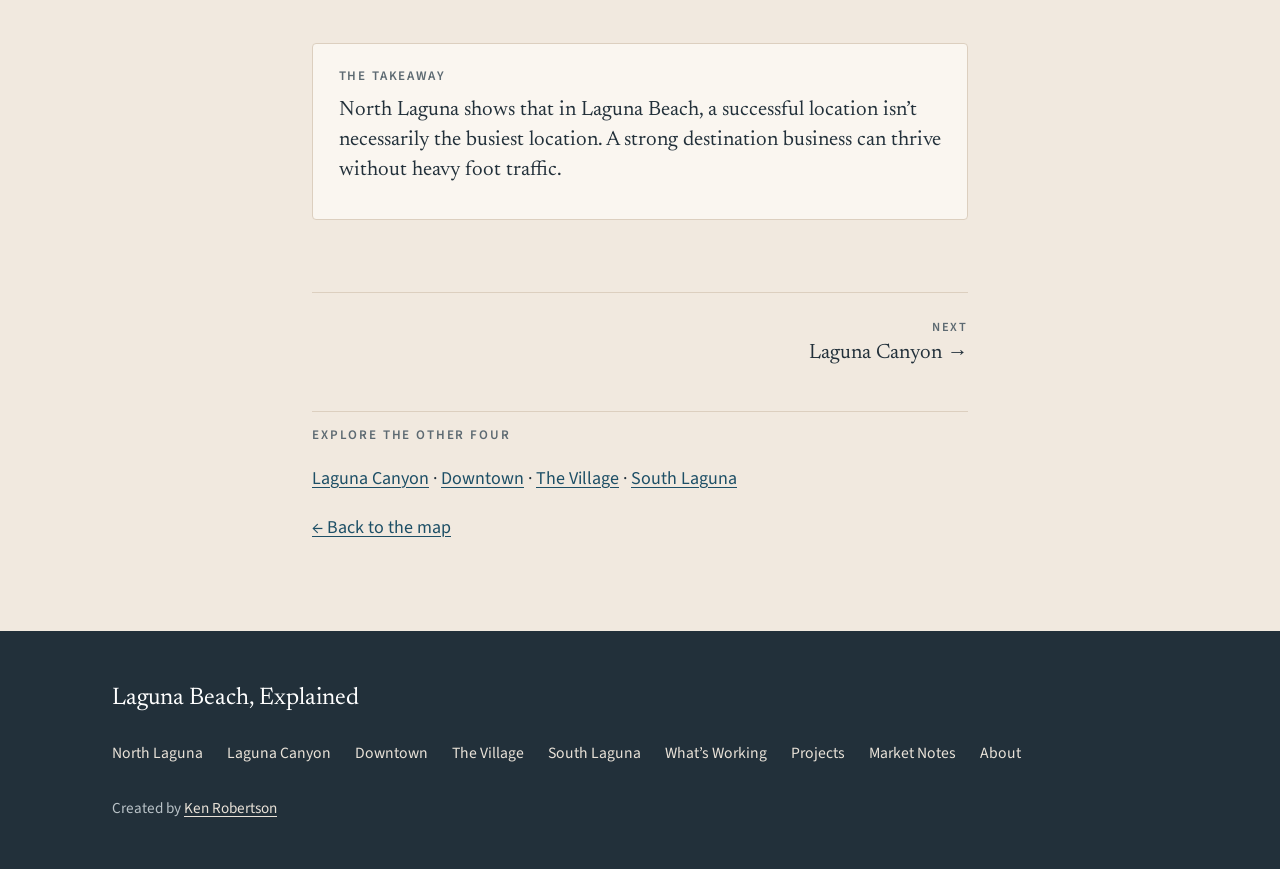
<file: north-laguna.html>
<!doctype html>
<html lang="en">
<head>
<meta charset="utf-8">
<meta name="viewport" content="width=device-width, initial-scale=1">
<title>North Laguna — Laguna Beach, Explained</title>
<meta name="description" content="North Laguna’s commercial corridor and Gallery Row: destination businesses, an affluent customer base and low vacancy despite little foot traffic.">
<link rel="canonical" href="https://www.lagunabeachexplained.com/north-laguna">
<meta property="og:type" content="website">
<meta property="og:site_name" content="Laguna Beach, Explained">
<meta property="og:title" content="North Laguna — Laguna Beach, Explained">
<meta property="og:description" content="North Laguna’s commercial corridor and Gallery Row: destination businesses, an affluent customer base and low vacancy despite little foot traffic.">
<meta property="og:url" content="https://www.lagunabeachexplained.com/north-laguna">
<meta property="og:image" content="https://www.lagunabeachexplained.com/img/north-laguna.jpg">
<meta name="twitter:card" content="summary_large_image">
<link rel="icon" href="/favicon.ico" sizes="any">
<link rel="icon" href="/favicon.svg" type="image/svg+xml">
<link rel="apple-touch-icon" href="/apple-touch-icon.png">
<link rel="preconnect" href="https://fonts.googleapis.com">
<link rel="preconnect" href="https://fonts.gstatic.com" crossorigin>
<link href="https://fonts.googleapis.com/css2?family=Newsreader:ital,opsz,wght@0,6..72,400;0,6..72,500;0,6..72,600;1,6..72,400;1,6..72,500&family=Source+Sans+3:wght@400;600&display=swap" rel="stylesheet">
<link rel="stylesheet" href="/css/site.css">
</head>
<body>
<a class="skip" href="#main">Skip to content</a>
<header class="site-header">
  <a class="brand" href="/">Laguna Beach, Explained</a>
  <button class="menu-btn" aria-expanded="false" aria-controls="site-nav">Menu</button>
  <nav id="site-nav" aria-label="Main">
    <ul>
      <li class="has-sub"><button class="sub-btn" aria-expanded="false"><span class="is-current">The Five Areas</span></button>
        <ul class="sub"><li><a href="/north-laguna" aria-current="page">North Laguna</a></li><li><a href="/laguna-canyon">Laguna Canyon</a></li><li><a href="/downtown">Downtown</a></li><li><a href="/the-village">The Village</a></li><li><a href="/south-laguna">South Laguna</a></li></ul></li>
      <li><a href="/whats-working">What’s Working</a></li>
      <li><a href="/projects">Projects</a></li>
      <li><a href="/market-notes">Market Notes</a></li>
      <li><a href="/about">About</a></li>
    </ul>
  </nav>
</header>
<main id="main" style="--c:#3f86c9">
<header class="page-head wrap">
  <p class="eyebrow"><span class="chip"></span>Area 01 of 05</p>
  <h1>North Laguna</h1>
  <p class="tagline">Quiet. Affluent. Surprisingly resilient.</p>
</header>
<section class="wide"><figure class="map"><img width="1100" height="902" src="/img/map-north-laguna.jpg" alt="Map of North Laguna’s commercial corridor along Coast Highway, from Irvine Cove to Main Beach, with Gallery Row highlighted" fetchpriority="high"></figure></section>
<section class="wrap prose">
  <p class="lede">North Laguna’s commercial corridor runs along Coast Highway between Irvine Cove and Main Beach, including the stretch known as Gallery Row. There is relatively little commercial space here, and relatively little foot traffic, yet vacancy stays low.</p>
  <h2>What defines it</h2>
  <ul class="points"><li><strong>Destination-oriented.</strong> Many businesses don’t depend on walk-by traffic.</li><li><strong>An affluent customer base.</strong> Strong surrounding residential demographics and proximity to Newport Coast.</li><li><strong>Service and specialty businesses fit well.</strong> Design, professional services, galleries, wellness and neighborhood-serving uses.</li><li><strong>Limited commercial inventory.</strong> Relatively little space means relatively little opportunity for new supply.</li><li><strong>Low foot traffic, but little vacancy.</strong> Perhaps the most interesting contradiction in town.</li><li><strong>A Laguna address can serve a much larger market.</strong> Established service businesses draw clients through reputation, referrals and online discovery rather than neighborhood traffic.</li></ul>
  
</section>
<section class="wide"><figure class="photo"><img width="1600" height="1200" src="/img/north-laguna.jpg" alt="Aerial view looking toward North Laguna along the coast" loading="lazy"></figure></section>
<section class="wrap prose">
  <h2>Voice from the street</h2>
  <figure class="voice"><blockquote>“You don’t need a lot of foot traffic if people have a reason to come to you.”</blockquote><figcaption>Longtime Laguna Beach interior designer</figcaption></figure>
  <div class="takeaway"><h2>The takeaway</h2><p>North Laguna shows that in Laguna Beach, a successful location isn’t necessarily the busiest location. A strong destination business can thrive without heavy foot traffic.</p></div>
</section>
<section class="wrap">
  <nav class="prevnext" aria-label="Areas"><span></span><a class="next" href="/laguna-canyon"><span>Next</span>Laguna Canyon →</a></nav>
  <div class="others"><h2 class="label">Explore the other four</h2><p><a href="/laguna-canyon">Laguna Canyon</a> · <a href="/downtown">Downtown</a> · <a href="/the-village">The Village</a> · <a href="/south-laguna">South Laguna</a></p><p><a href="/#areas">← Back to the map</a></p></div>
</section>
</main>
<footer class="site-footer">
  <div class="foot-inner">
    <a class="brand" href="/">Laguna Beach, Explained</a>
    <ul class="foot-nav">
      <li><a href="/north-laguna">North Laguna</a></li><li><a href="/laguna-canyon">Laguna Canyon</a></li><li><a href="/downtown">Downtown</a></li><li><a href="/the-village">The Village</a></li><li><a href="/south-laguna">South Laguna</a></li>
      <li><a href="/whats-working">What’s Working</a></li><li><a href="/projects">Projects</a></li><li><a href="/market-notes">Market Notes</a></li><li><a href="/about">About</a></li>
    </ul>
    <p class="credit">Created by <a href="/about">Ken Robertson</a></p>
  </div>
</footer>
<script src="/js/site.js" defer></script>
</body>
</html>
</file>
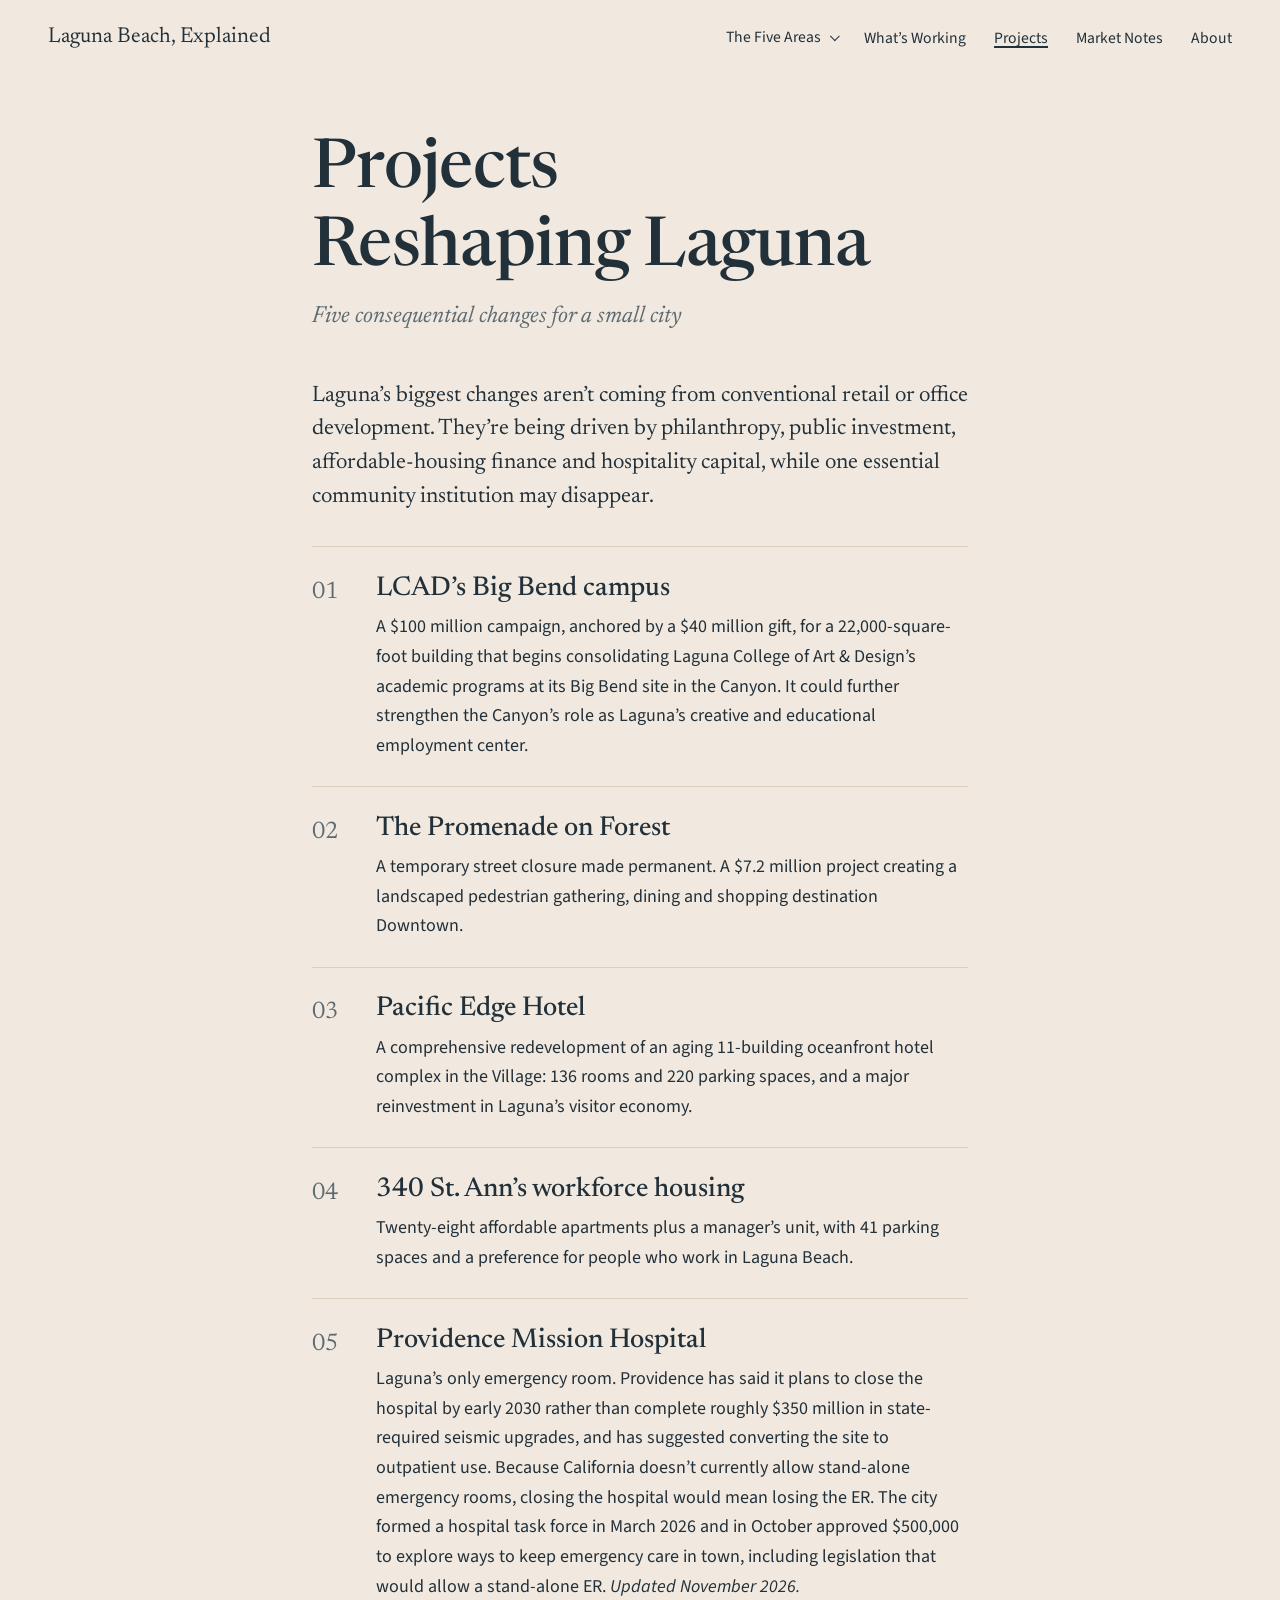
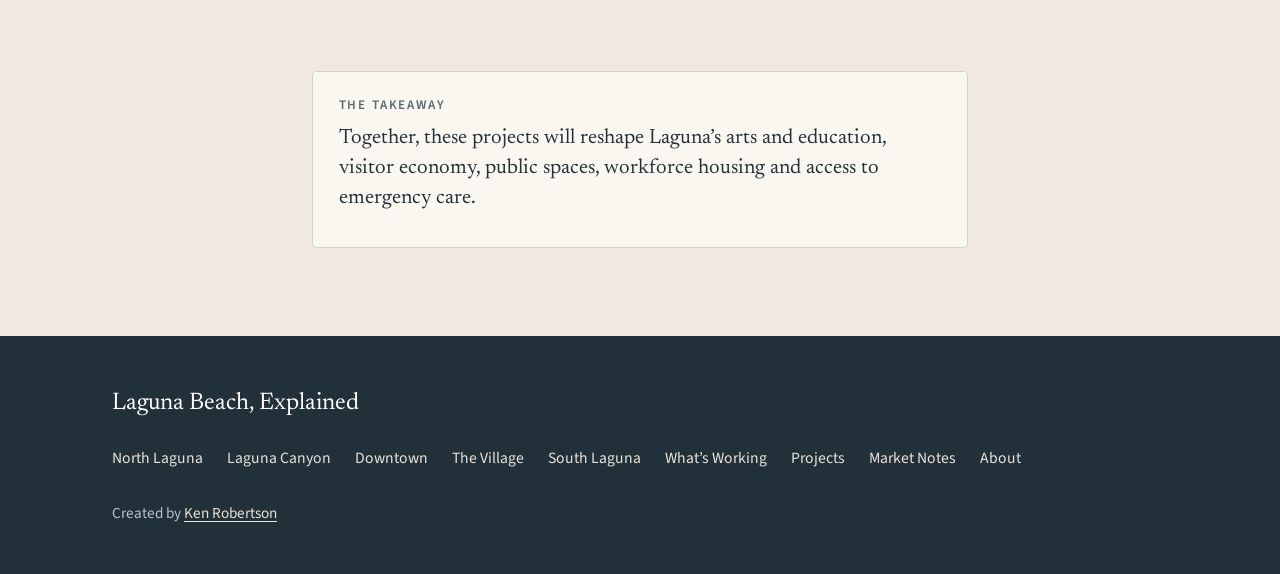
<file: projects.html>
<!doctype html>
<html lang="en">
<head>
<meta charset="utf-8">
<meta name="viewport" content="width=device-width, initial-scale=1">
<title>Projects — Laguna Beach, Explained</title>
<meta name="description" content="The projects reshaping Laguna Beach: LCAD’s Big Bend campus, the Promenade on Forest, Pacific Edge Hotel, St. Ann’s housing and the hospital.">
<link rel="canonical" href="https://www.lagunabeachexplained.com/projects">
<meta property="og:type" content="website">
<meta property="og:site_name" content="Laguna Beach, Explained">
<meta property="og:title" content="Projects — Laguna Beach, Explained">
<meta property="og:description" content="The projects reshaping Laguna Beach: LCAD’s Big Bend campus, the Promenade on Forest, Pacific Edge Hotel, St. Ann’s housing and the hospital.">
<meta property="og:url" content="https://www.lagunabeachexplained.com/projects">
<meta property="og:image" content="https://www.lagunabeachexplained.com/img/map-five-areas.jpg">
<meta name="twitter:card" content="summary_large_image">
<link rel="icon" href="/favicon.ico" sizes="any">
<link rel="icon" href="/favicon.svg" type="image/svg+xml">
<link rel="apple-touch-icon" href="/apple-touch-icon.png">
<link rel="preconnect" href="https://fonts.googleapis.com">
<link rel="preconnect" href="https://fonts.gstatic.com" crossorigin>
<link href="https://fonts.googleapis.com/css2?family=Newsreader:ital,opsz,wght@0,6..72,400;0,6..72,500;0,6..72,600;1,6..72,400;1,6..72,500&family=Source+Sans+3:wght@400;600&display=swap" rel="stylesheet">
<link rel="stylesheet" href="/css/site.css">
</head>
<body>
<a class="skip" href="#main">Skip to content</a>
<header class="site-header">
  <a class="brand" href="/">Laguna Beach, Explained</a>
  <button class="menu-btn" aria-expanded="false" aria-controls="site-nav">Menu</button>
  <nav id="site-nav" aria-label="Main">
    <ul>
      <li class="has-sub"><button class="sub-btn" aria-expanded="false"><span>The Five Areas</span></button>
        <ul class="sub"><li><a href="/north-laguna">North Laguna</a></li><li><a href="/laguna-canyon">Laguna Canyon</a></li><li><a href="/downtown">Downtown</a></li><li><a href="/the-village">The Village</a></li><li><a href="/south-laguna">South Laguna</a></li></ul></li>
      <li><a href="/whats-working">What’s Working</a></li>
      <li><a href="/projects" aria-current="page">Projects</a></li>
      <li><a href="/market-notes">Market Notes</a></li>
      <li><a href="/about">About</a></li>
    </ul>
  </nav>
</header>
<main id="main">
<header class="page-head wrap">
  <h1>Projects Reshaping Laguna</h1>
  <p class="tagline">Five consequential changes for a small city</p>
</header>
<section class="wrap prose"><p class="lede">Laguna’s biggest changes aren’t coming from conventional retail or office development. They’re being driven by philanthropy, public investment, affordable-housing finance and hospitality capital, while one essential community institution may disappear.</p><ol class="projects"><li><span class="num">01</span><div><h2>LCAD’s Big Bend campus</h2><p>A $100 million campaign, anchored by a $40 million gift, for a 22,000-square-foot building that begins consolidating Laguna College of Art &amp; Design’s academic programs at its Big Bend site in the Canyon. It could further strengthen the Canyon’s role as Laguna’s creative and educational employment center.</p></div></li><li><span class="num">02</span><div><h2>The Promenade on Forest</h2><p>A temporary street closure made permanent. A $7.2 million project creating a landscaped pedestrian gathering, dining and shopping destination Downtown.</p></div></li><li><span class="num">03</span><div><h2>Pacific Edge Hotel</h2><p>A comprehensive redevelopment of an aging 11-building oceanfront hotel complex in the Village: 136 rooms and 220 parking spaces, and a major reinvestment in Laguna’s visitor economy.</p></div></li><li><span class="num">04</span><div><h2>340 St. Ann’s workforce housing</h2><p>Twenty-eight affordable apartments plus a manager’s unit, with 41 parking spaces and a preference for people who work in Laguna Beach.</p></div></li><li><span class="num">05</span><div><h2>Providence Mission Hospital</h2><p>Laguna’s only emergency room. Providence has said it plans to close the hospital by early 2030 rather than complete roughly $350 million in state-required seismic upgrades, and has suggested converting the site to outpatient use. Because California doesn’t currently allow stand-alone emergency rooms, closing the hospital would mean losing the ER. The city formed a hospital task force in March 2026 and in October approved $500,000 to explore ways to keep emergency care in town, including legislation that would allow a stand-alone ER. <em>Updated November 2026.</em></p></div></li></ol><div class="takeaway"><h2>The takeaway</h2><p>Together, these projects will reshape Laguna’s arts and education, visitor economy, public spaces, workforce housing and access to emergency care.</p></div></section>
</main>
<footer class="site-footer">
  <div class="foot-inner">
    <a class="brand" href="/">Laguna Beach, Explained</a>
    <ul class="foot-nav">
      <li><a href="/north-laguna">North Laguna</a></li><li><a href="/laguna-canyon">Laguna Canyon</a></li><li><a href="/downtown">Downtown</a></li><li><a href="/the-village">The Village</a></li><li><a href="/south-laguna">South Laguna</a></li>
      <li><a href="/whats-working">What’s Working</a></li><li><a href="/projects">Projects</a></li><li><a href="/market-notes">Market Notes</a></li><li><a href="/about">About</a></li>
    </ul>
    <p class="credit">Created by <a href="/about">Ken Robertson</a></p>
  </div>
</footer>
<script src="/js/site.js" defer></script>
</body>
</html>
</file>
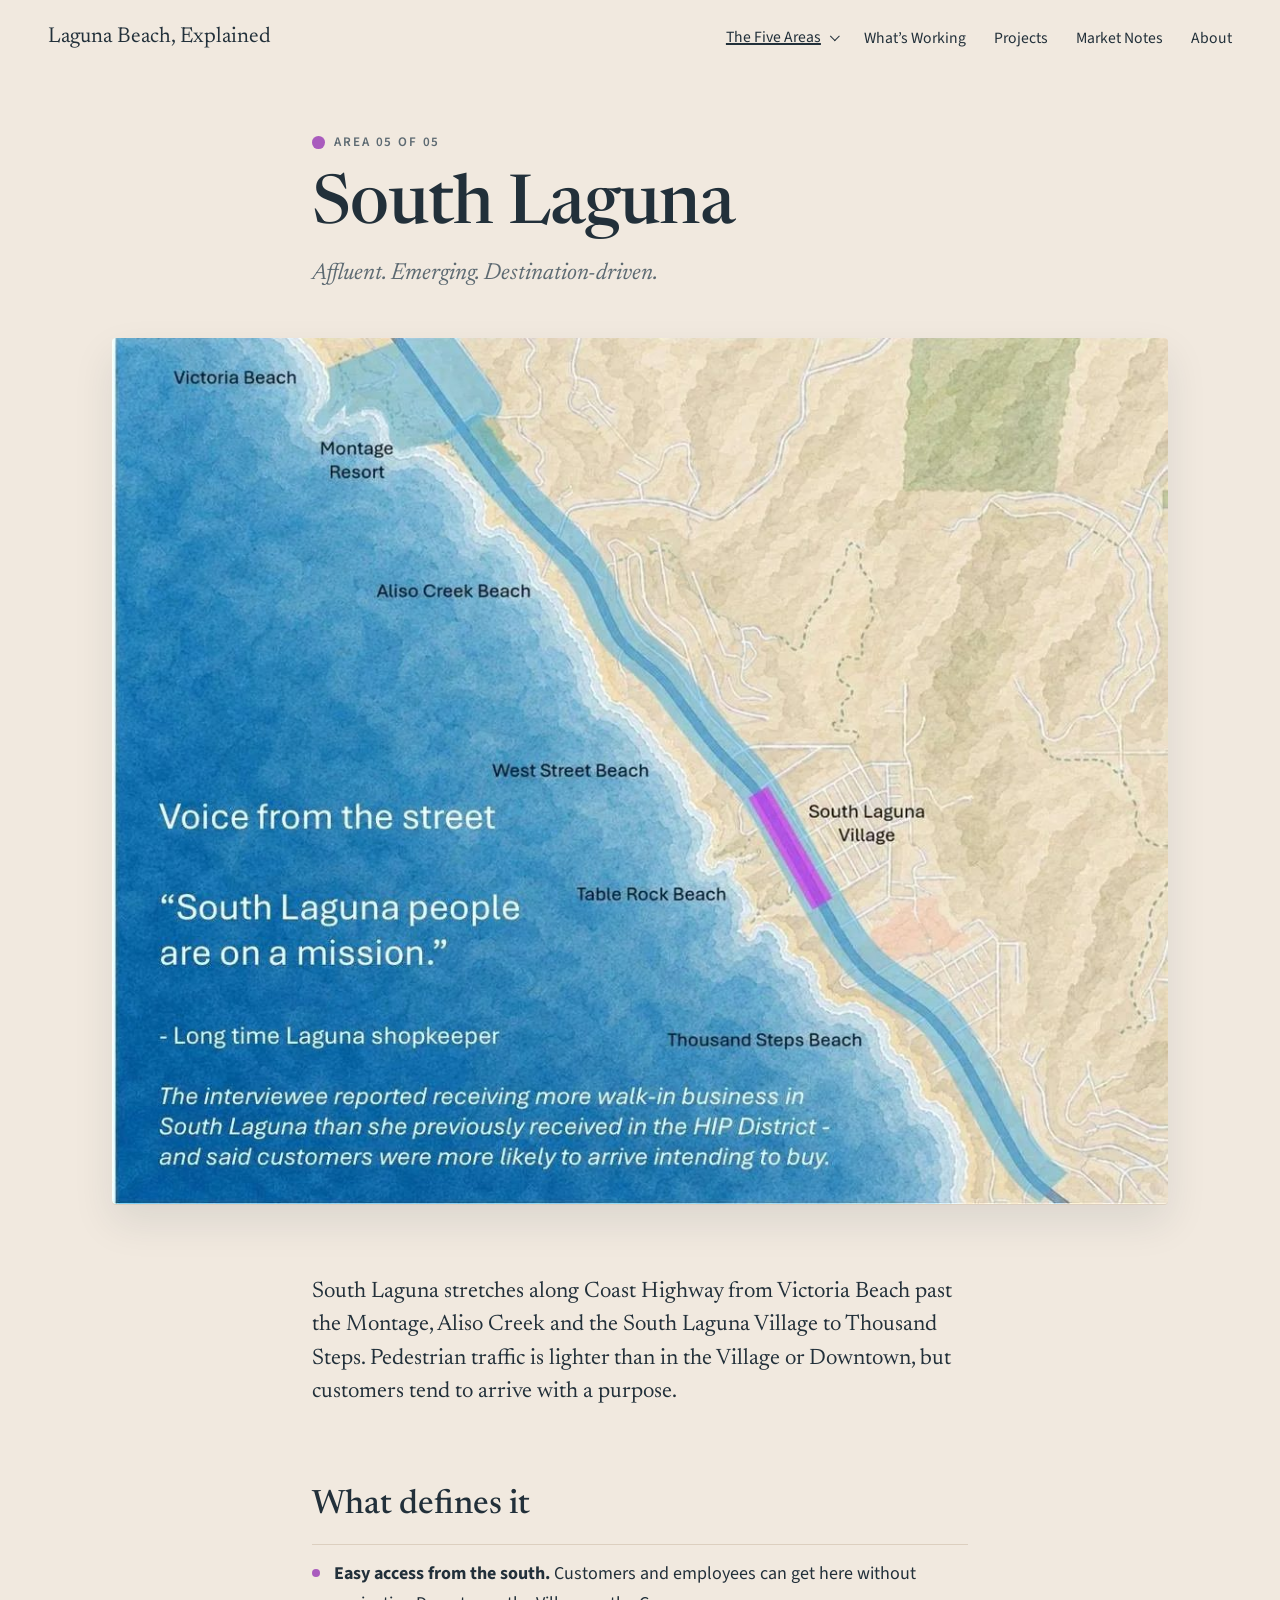
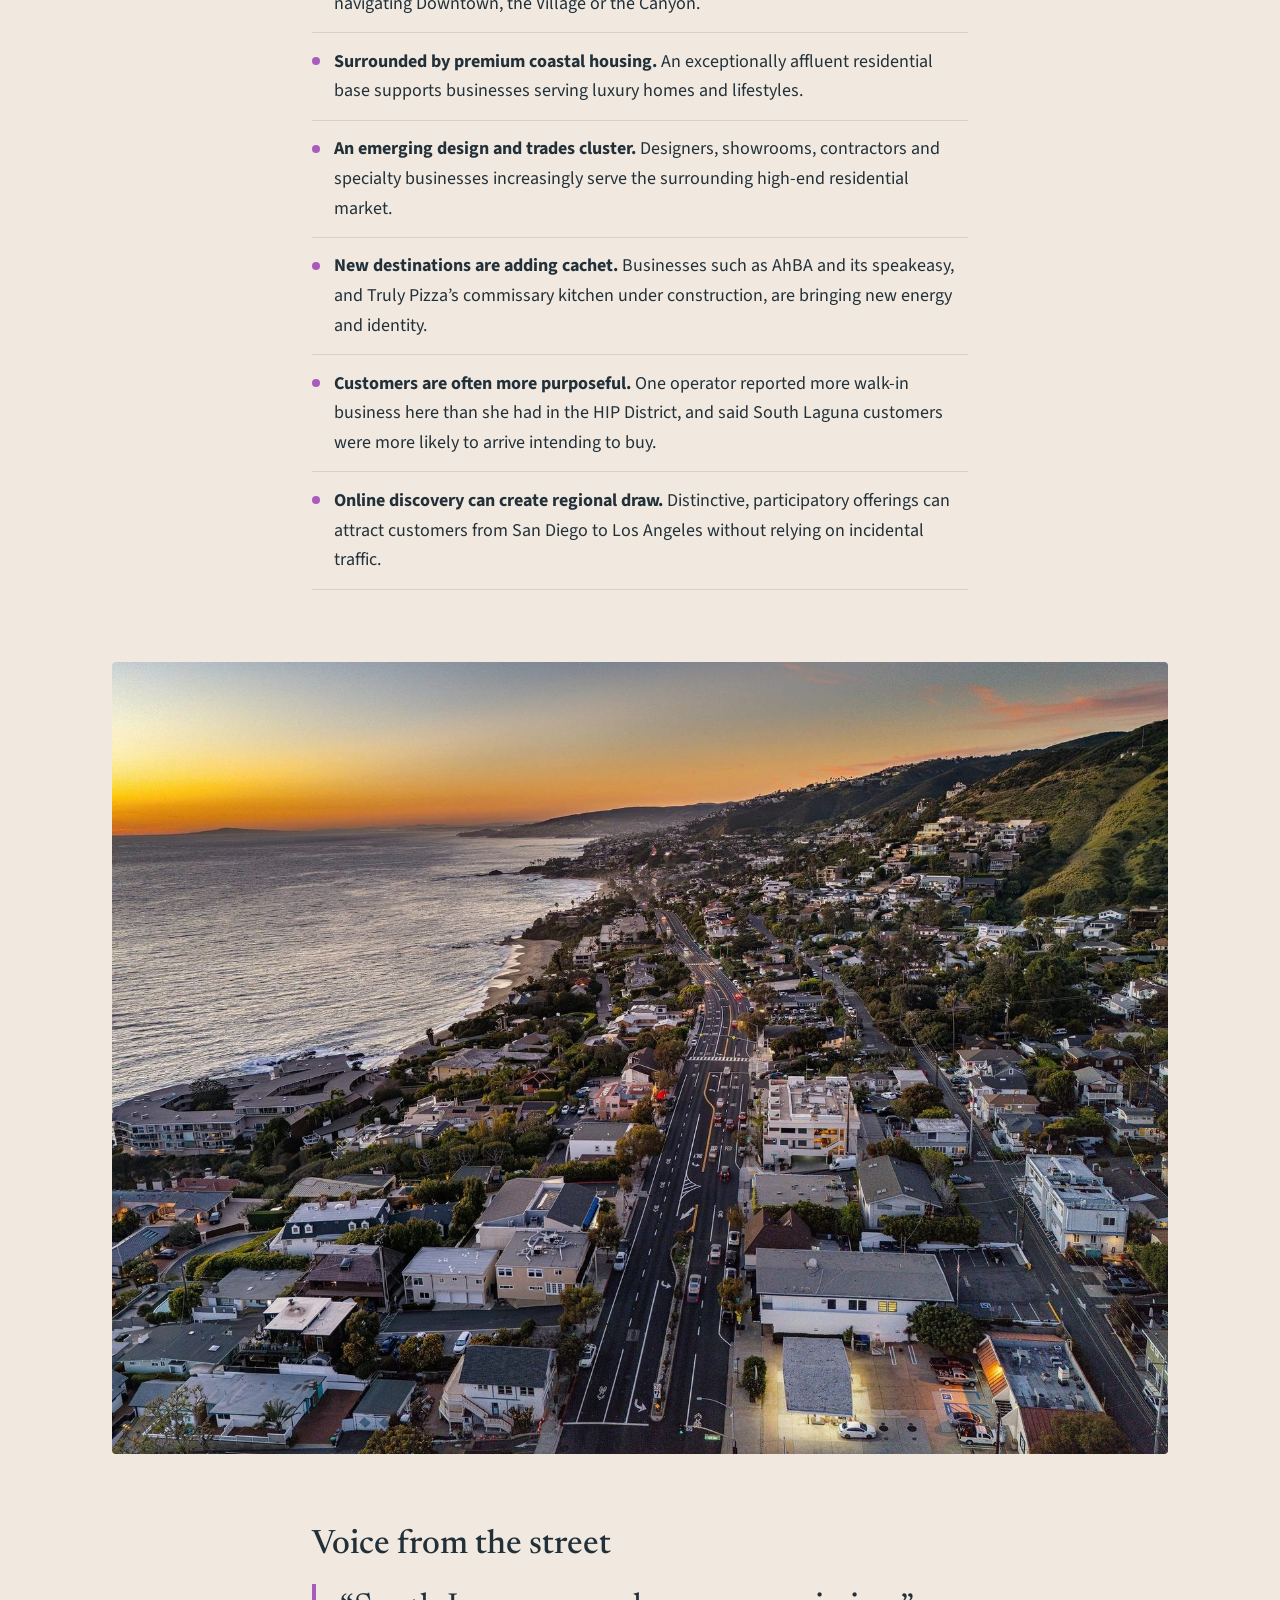
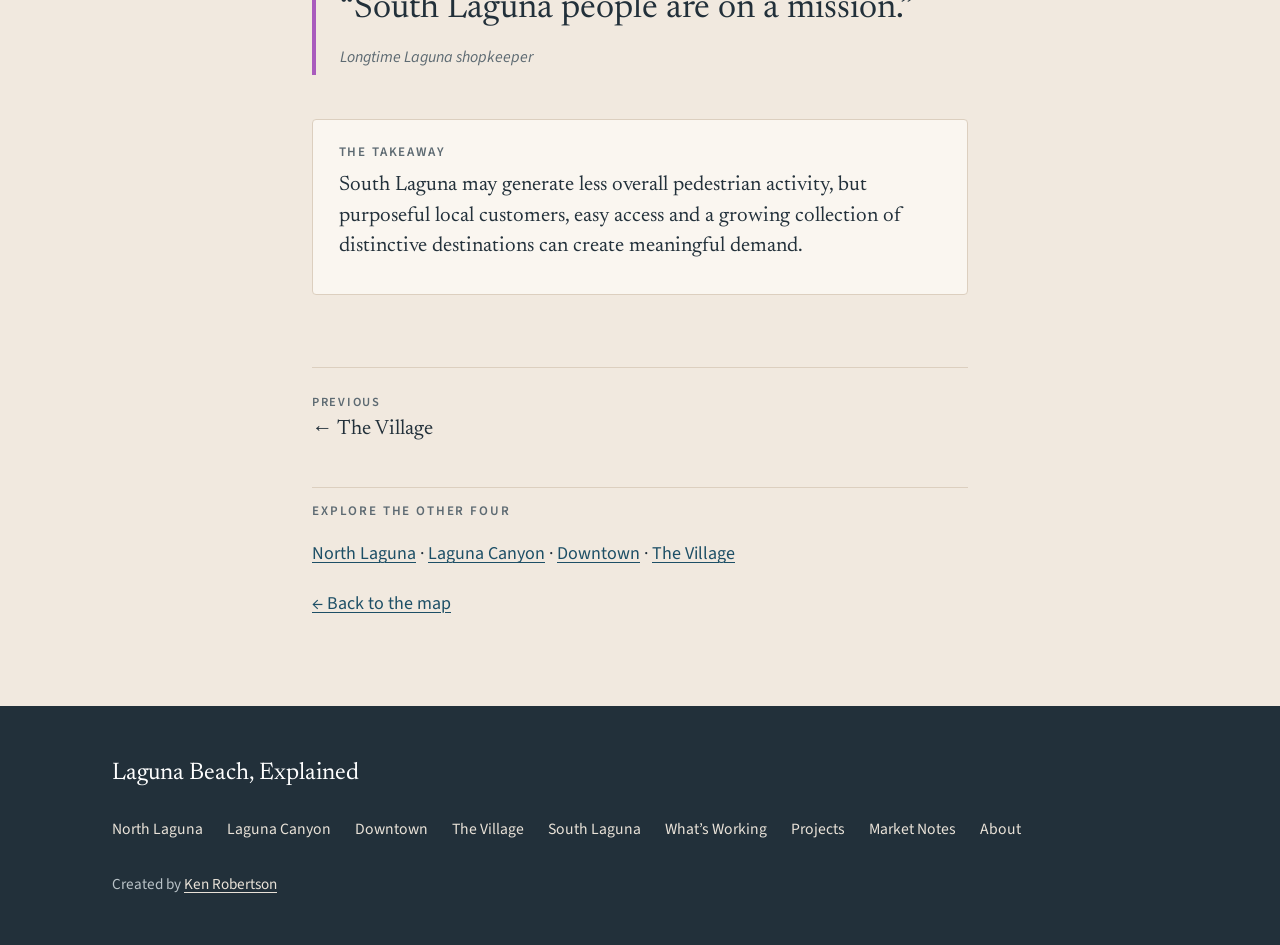
<file: south-laguna.html>
<!doctype html>
<html lang="en">
<head>
<meta charset="utf-8">
<meta name="viewport" content="width=device-width, initial-scale=1">
<title>South Laguna — Laguna Beach, Explained</title>
<meta name="description" content="South Laguna’s commercial corridor: an affluent customer base, an emerging design cluster and purposeful customers.">
<link rel="canonical" href="https://www.lagunabeachexplained.com/south-laguna">
<meta property="og:type" content="website">
<meta property="og:site_name" content="Laguna Beach, Explained">
<meta property="og:title" content="South Laguna — Laguna Beach, Explained">
<meta property="og:description" content="South Laguna’s commercial corridor: an affluent customer base, an emerging design cluster and purposeful customers.">
<meta property="og:url" content="https://www.lagunabeachexplained.com/south-laguna">
<meta property="og:image" content="https://www.lagunabeachexplained.com/img/south-laguna.jpg">
<meta name="twitter:card" content="summary_large_image">
<link rel="icon" href="/favicon.ico" sizes="any">
<link rel="icon" href="/favicon.svg" type="image/svg+xml">
<link rel="apple-touch-icon" href="/apple-touch-icon.png">
<link rel="preconnect" href="https://fonts.googleapis.com">
<link rel="preconnect" href="https://fonts.gstatic.com" crossorigin>
<link href="https://fonts.googleapis.com/css2?family=Newsreader:ital,opsz,wght@0,6..72,400;0,6..72,500;0,6..72,600;1,6..72,400;1,6..72,500&family=Source+Sans+3:wght@400;600&display=swap" rel="stylesheet">
<link rel="stylesheet" href="/css/site.css">
</head>
<body>
<a class="skip" href="#main">Skip to content</a>
<header class="site-header">
  <a class="brand" href="/">Laguna Beach, Explained</a>
  <button class="menu-btn" aria-expanded="false" aria-controls="site-nav">Menu</button>
  <nav id="site-nav" aria-label="Main">
    <ul>
      <li class="has-sub"><button class="sub-btn" aria-expanded="false"><span class="is-current">The Five Areas</span></button>
        <ul class="sub"><li><a href="/north-laguna">North Laguna</a></li><li><a href="/laguna-canyon">Laguna Canyon</a></li><li><a href="/downtown">Downtown</a></li><li><a href="/the-village">The Village</a></li><li><a href="/south-laguna" aria-current="page">South Laguna</a></li></ul></li>
      <li><a href="/whats-working">What’s Working</a></li>
      <li><a href="/projects">Projects</a></li>
      <li><a href="/market-notes">Market Notes</a></li>
      <li><a href="/about">About</a></li>
    </ul>
  </nav>
</header>
<main id="main" style="--c:#a95bbd">
<header class="page-head wrap">
  <p class="eyebrow"><span class="chip"></span>Area 05 of 05</p>
  <h1>South Laguna</h1>
  <p class="tagline">Affluent. Emerging. Destination-driven.</p>
</header>
<section class="wide"><figure class="map"><img width="1100" height="902" src="/img/map-south-laguna.jpg" alt="Map of South Laguna along Coast Highway, from Victoria Beach to Thousand Steps" fetchpriority="high"></figure></section>
<section class="wrap prose">
  <p class="lede">South Laguna stretches along Coast Highway from Victoria Beach past the Montage, Aliso Creek and the South Laguna Village to Thousand Steps. Pedestrian traffic is lighter than in the Village or Downtown, but customers tend to arrive with a purpose.</p>
  <h2>What defines it</h2>
  <ul class="points"><li><strong>Easy access from the south.</strong> Customers and employees can get here without navigating Downtown, the Village or the Canyon.</li><li><strong>Surrounded by premium coastal housing.</strong> An exceptionally affluent residential base supports businesses serving luxury homes and lifestyles.</li><li><strong>An emerging design and trades cluster.</strong> Designers, showrooms, contractors and specialty businesses increasingly serve the surrounding high-end residential market.</li><li><strong>New destinations are adding cachet.</strong> Businesses such as AhBA and its speakeasy, and Truly Pizza’s commissary kitchen under construction, are bringing new energy and identity.</li><li><strong>Customers are often more purposeful.</strong> One operator reported more walk-in business here than she had in the HIP District, and said South Laguna customers were more likely to arrive intending to buy.</li><li><strong>Online discovery can create regional draw.</strong> Distinctive, participatory offerings can attract customers from San Diego to Los Angeles without relying on incidental traffic.</li></ul>
  
</section>
<section class="wide"><figure class="photo"><img width="1600" height="1200" src="/img/south-laguna.jpg" alt="Aerial view of South Laguna" loading="lazy"></figure></section>
<section class="wrap prose">
  <h2>Voice from the street</h2>
  <figure class="voice"><blockquote>“South Laguna people are on a mission.”</blockquote><figcaption>Longtime Laguna shopkeeper</figcaption></figure>
  <div class="takeaway"><h2>The takeaway</h2><p>South Laguna may generate less overall pedestrian activity, but purposeful local customers, easy access and a growing collection of distinctive destinations can create meaningful demand.</p></div>
</section>
<section class="wrap">
  <nav class="prevnext" aria-label="Areas"><a class="prev" href="/the-village"><span>Previous</span>← The Village</a><span></span></nav>
  <div class="others"><h2 class="label">Explore the other four</h2><p><a href="/north-laguna">North Laguna</a> · <a href="/laguna-canyon">Laguna Canyon</a> · <a href="/downtown">Downtown</a> · <a href="/the-village">The Village</a></p><p><a href="/#areas">← Back to the map</a></p></div>
</section>
</main>
<footer class="site-footer">
  <div class="foot-inner">
    <a class="brand" href="/">Laguna Beach, Explained</a>
    <ul class="foot-nav">
      <li><a href="/north-laguna">North Laguna</a></li><li><a href="/laguna-canyon">Laguna Canyon</a></li><li><a href="/downtown">Downtown</a></li><li><a href="/the-village">The Village</a></li><li><a href="/south-laguna">South Laguna</a></li>
      <li><a href="/whats-working">What’s Working</a></li><li><a href="/projects">Projects</a></li><li><a href="/market-notes">Market Notes</a></li><li><a href="/about">About</a></li>
    </ul>
    <p class="credit">Created by <a href="/about">Ken Robertson</a></p>
  </div>
</footer>
<script src="/js/site.js" defer></script>
</body>
</html>
</file>
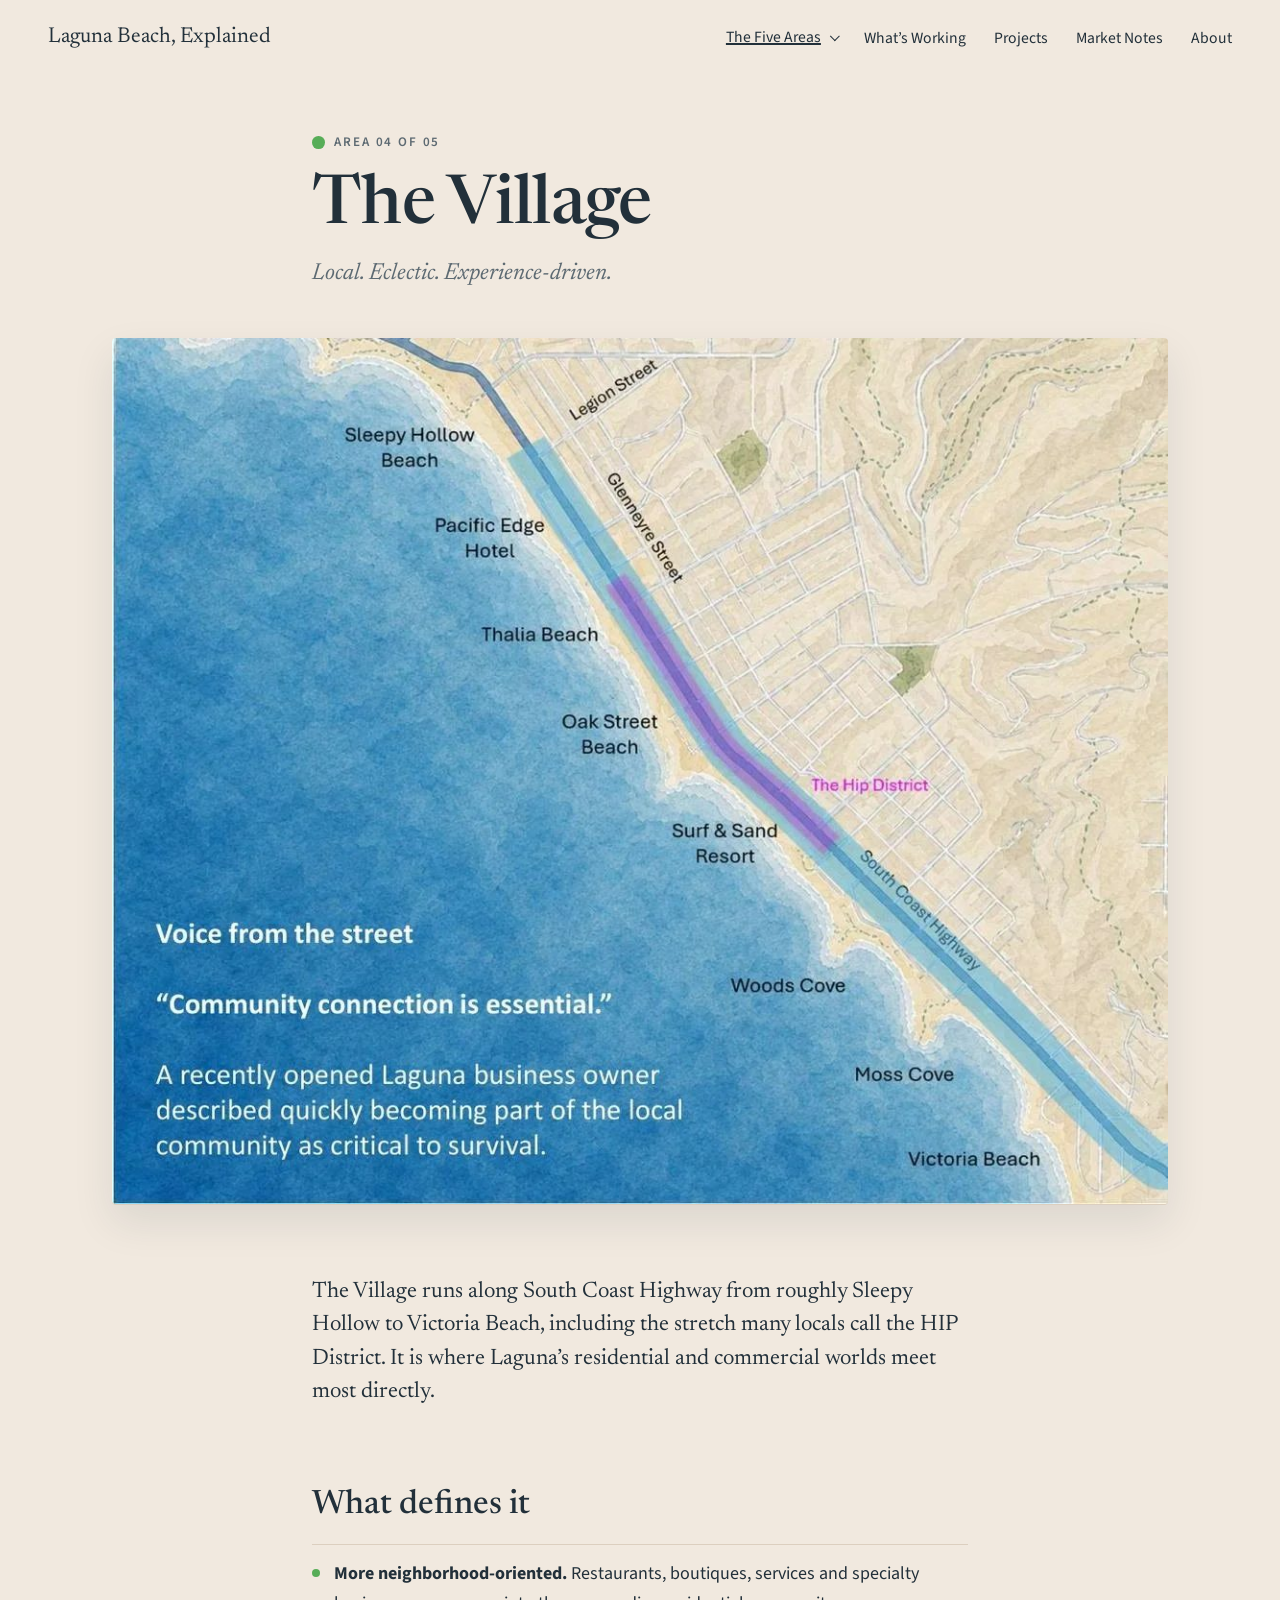
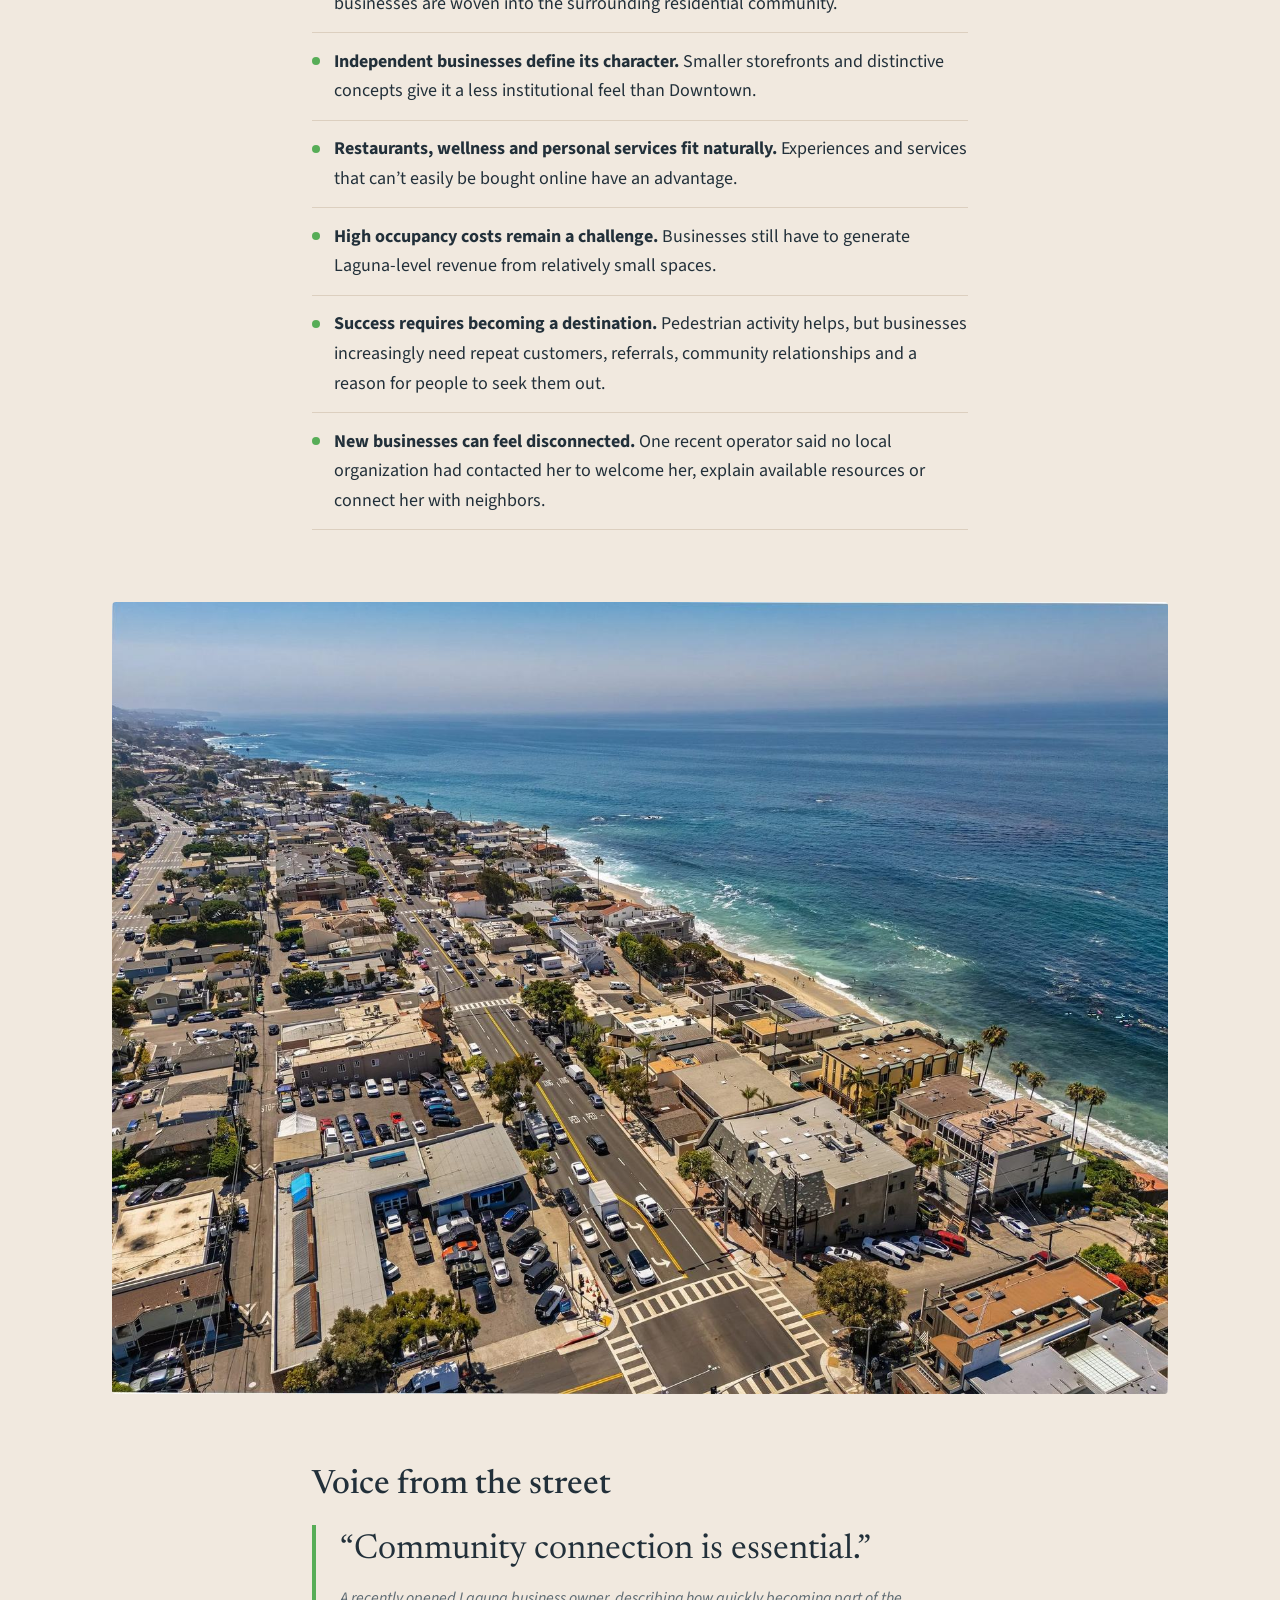
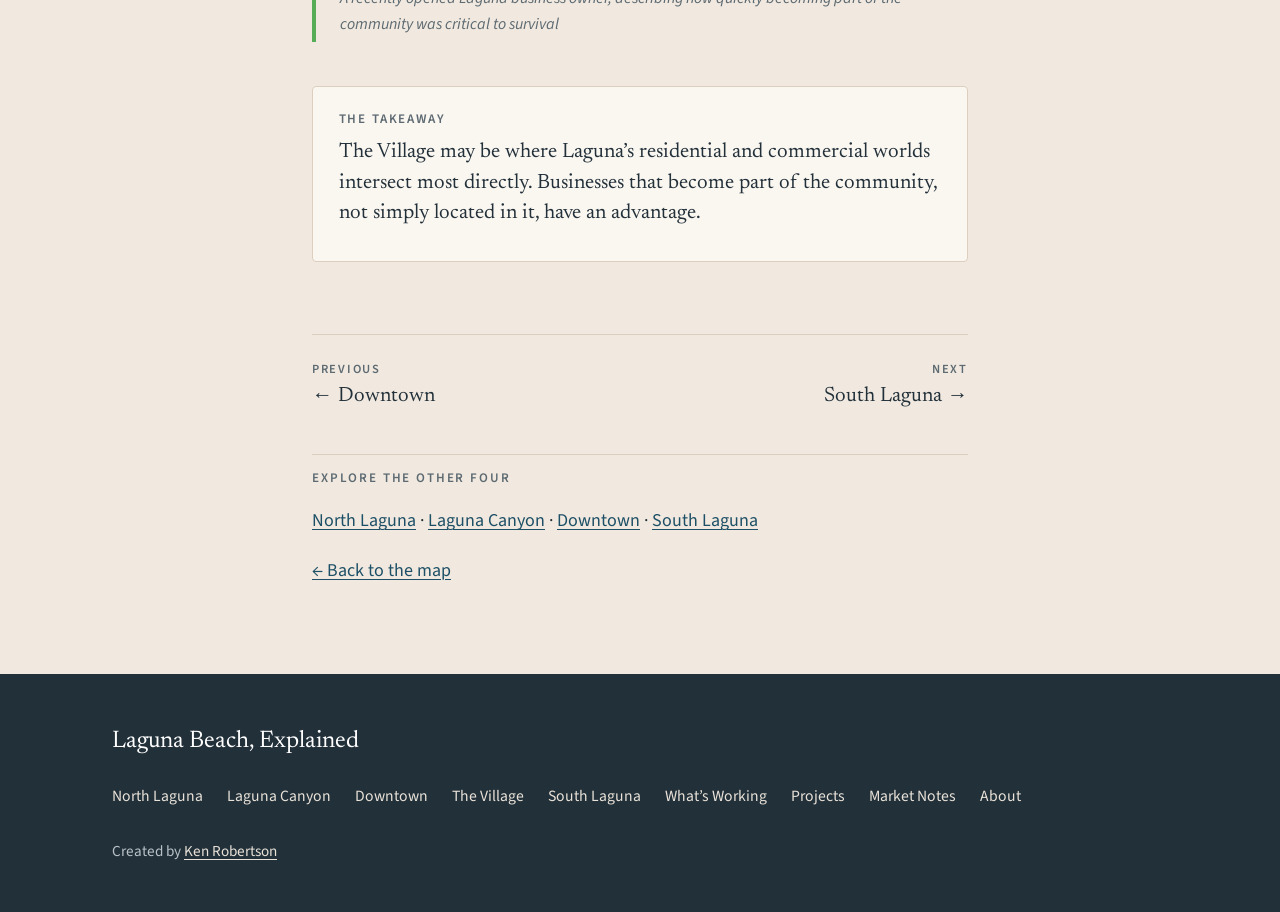
<file: the-village.html>
<!doctype html>
<html lang="en">
<head>
<meta charset="utf-8">
<meta name="viewport" content="width=device-width, initial-scale=1">
<title>The Village — Laguna Beach, Explained</title>
<meta name="description" content="The Village and HIP District in Laguna Beach: independent businesses, community connection and what it takes to become a destination.">
<link rel="canonical" href="https://www.lagunabeachexplained.com/the-village">
<meta property="og:type" content="website">
<meta property="og:site_name" content="Laguna Beach, Explained">
<meta property="og:title" content="The Village — Laguna Beach, Explained">
<meta property="og:description" content="The Village and HIP District in Laguna Beach: independent businesses, community connection and what it takes to become a destination.">
<meta property="og:url" content="https://www.lagunabeachexplained.com/the-village">
<meta property="og:image" content="https://www.lagunabeachexplained.com/img/the-village.jpg">
<meta name="twitter:card" content="summary_large_image">
<link rel="icon" href="/favicon.ico" sizes="any">
<link rel="icon" href="/favicon.svg" type="image/svg+xml">
<link rel="apple-touch-icon" href="/apple-touch-icon.png">
<link rel="preconnect" href="https://fonts.googleapis.com">
<link rel="preconnect" href="https://fonts.gstatic.com" crossorigin>
<link href="https://fonts.googleapis.com/css2?family=Newsreader:ital,opsz,wght@0,6..72,400;0,6..72,500;0,6..72,600;1,6..72,400;1,6..72,500&family=Source+Sans+3:wght@400;600&display=swap" rel="stylesheet">
<link rel="stylesheet" href="/css/site.css">
</head>
<body>
<a class="skip" href="#main">Skip to content</a>
<header class="site-header">
  <a class="brand" href="/">Laguna Beach, Explained</a>
  <button class="menu-btn" aria-expanded="false" aria-controls="site-nav">Menu</button>
  <nav id="site-nav" aria-label="Main">
    <ul>
      <li class="has-sub"><button class="sub-btn" aria-expanded="false"><span class="is-current">The Five Areas</span></button>
        <ul class="sub"><li><a href="/north-laguna">North Laguna</a></li><li><a href="/laguna-canyon">Laguna Canyon</a></li><li><a href="/downtown">Downtown</a></li><li><a href="/the-village" aria-current="page">The Village</a></li><li><a href="/south-laguna">South Laguna</a></li></ul></li>
      <li><a href="/whats-working">What’s Working</a></li>
      <li><a href="/projects">Projects</a></li>
      <li><a href="/market-notes">Market Notes</a></li>
      <li><a href="/about">About</a></li>
    </ul>
  </nav>
</header>
<main id="main" style="--c:#57ad57">
<header class="page-head wrap">
  <p class="eyebrow"><span class="chip"></span>Area 04 of 05</p>
  <h1>The Village</h1>
  <p class="tagline">Local. Eclectic. Experience-driven.</p>
</header>
<section class="wide"><figure class="map"><img width="1100" height="902" src="/img/map-village.jpg" alt="Map of the Village along South Coast Highway, from Sleepy Hollow to Victoria Beach" fetchpriority="high"></figure></section>
<section class="wrap prose">
  <p class="lede">The Village runs along South Coast Highway from roughly Sleepy Hollow to Victoria Beach, including the stretch many locals call the HIP District. It is where Laguna’s residential and commercial worlds meet most directly.</p>
  <h2>What defines it</h2>
  <ul class="points"><li><strong>More neighborhood-oriented.</strong> Restaurants, boutiques, services and specialty businesses are woven into the surrounding residential community.</li><li><strong>Independent businesses define its character.</strong> Smaller storefronts and distinctive concepts give it a less institutional feel than Downtown.</li><li><strong>Restaurants, wellness and personal services fit naturally.</strong> Experiences and services that can’t easily be bought online have an advantage.</li><li><strong>High occupancy costs remain a challenge.</strong> Businesses still have to generate Laguna-level revenue from relatively small spaces.</li><li><strong>Success requires becoming a destination.</strong> Pedestrian activity helps, but businesses increasingly need repeat customers, referrals, community relationships and a reason for people to seek them out.</li><li><strong>New businesses can feel disconnected.</strong> One recent operator said no local organization had contacted her to welcome her, explain available resources or connect her with neighbors.</li></ul>
  
</section>
<section class="wide"><figure class="photo"><img width="1600" height="1200" src="/img/the-village.jpg" alt="Aerial view of the Village in Laguna Beach" loading="lazy"></figure></section>
<section class="wrap prose">
  <h2>Voice from the street</h2>
  <figure class="voice"><blockquote>“Community connection is essential.”</blockquote><figcaption>A recently opened Laguna business owner, describing how quickly becoming part of the community was critical to survival</figcaption></figure>
  <div class="takeaway"><h2>The takeaway</h2><p>The Village may be where Laguna’s residential and commercial worlds intersect most directly. Businesses that become part of the community, not simply located in it, have an advantage.</p></div>
</section>
<section class="wrap">
  <nav class="prevnext" aria-label="Areas"><a class="prev" href="/downtown"><span>Previous</span>← Downtown</a><a class="next" href="/south-laguna"><span>Next</span>South Laguna →</a></nav>
  <div class="others"><h2 class="label">Explore the other four</h2><p><a href="/north-laguna">North Laguna</a> · <a href="/laguna-canyon">Laguna Canyon</a> · <a href="/downtown">Downtown</a> · <a href="/south-laguna">South Laguna</a></p><p><a href="/#areas">← Back to the map</a></p></div>
</section>
</main>
<footer class="site-footer">
  <div class="foot-inner">
    <a class="brand" href="/">Laguna Beach, Explained</a>
    <ul class="foot-nav">
      <li><a href="/north-laguna">North Laguna</a></li><li><a href="/laguna-canyon">Laguna Canyon</a></li><li><a href="/downtown">Downtown</a></li><li><a href="/the-village">The Village</a></li><li><a href="/south-laguna">South Laguna</a></li>
      <li><a href="/whats-working">What’s Working</a></li><li><a href="/projects">Projects</a></li><li><a href="/market-notes">Market Notes</a></li><li><a href="/about">About</a></li>
    </ul>
    <p class="credit">Created by <a href="/about">Ken Robertson</a></p>
  </div>
</footer>
<script src="/js/site.js" defer></script>
</body>
</html>
</file>
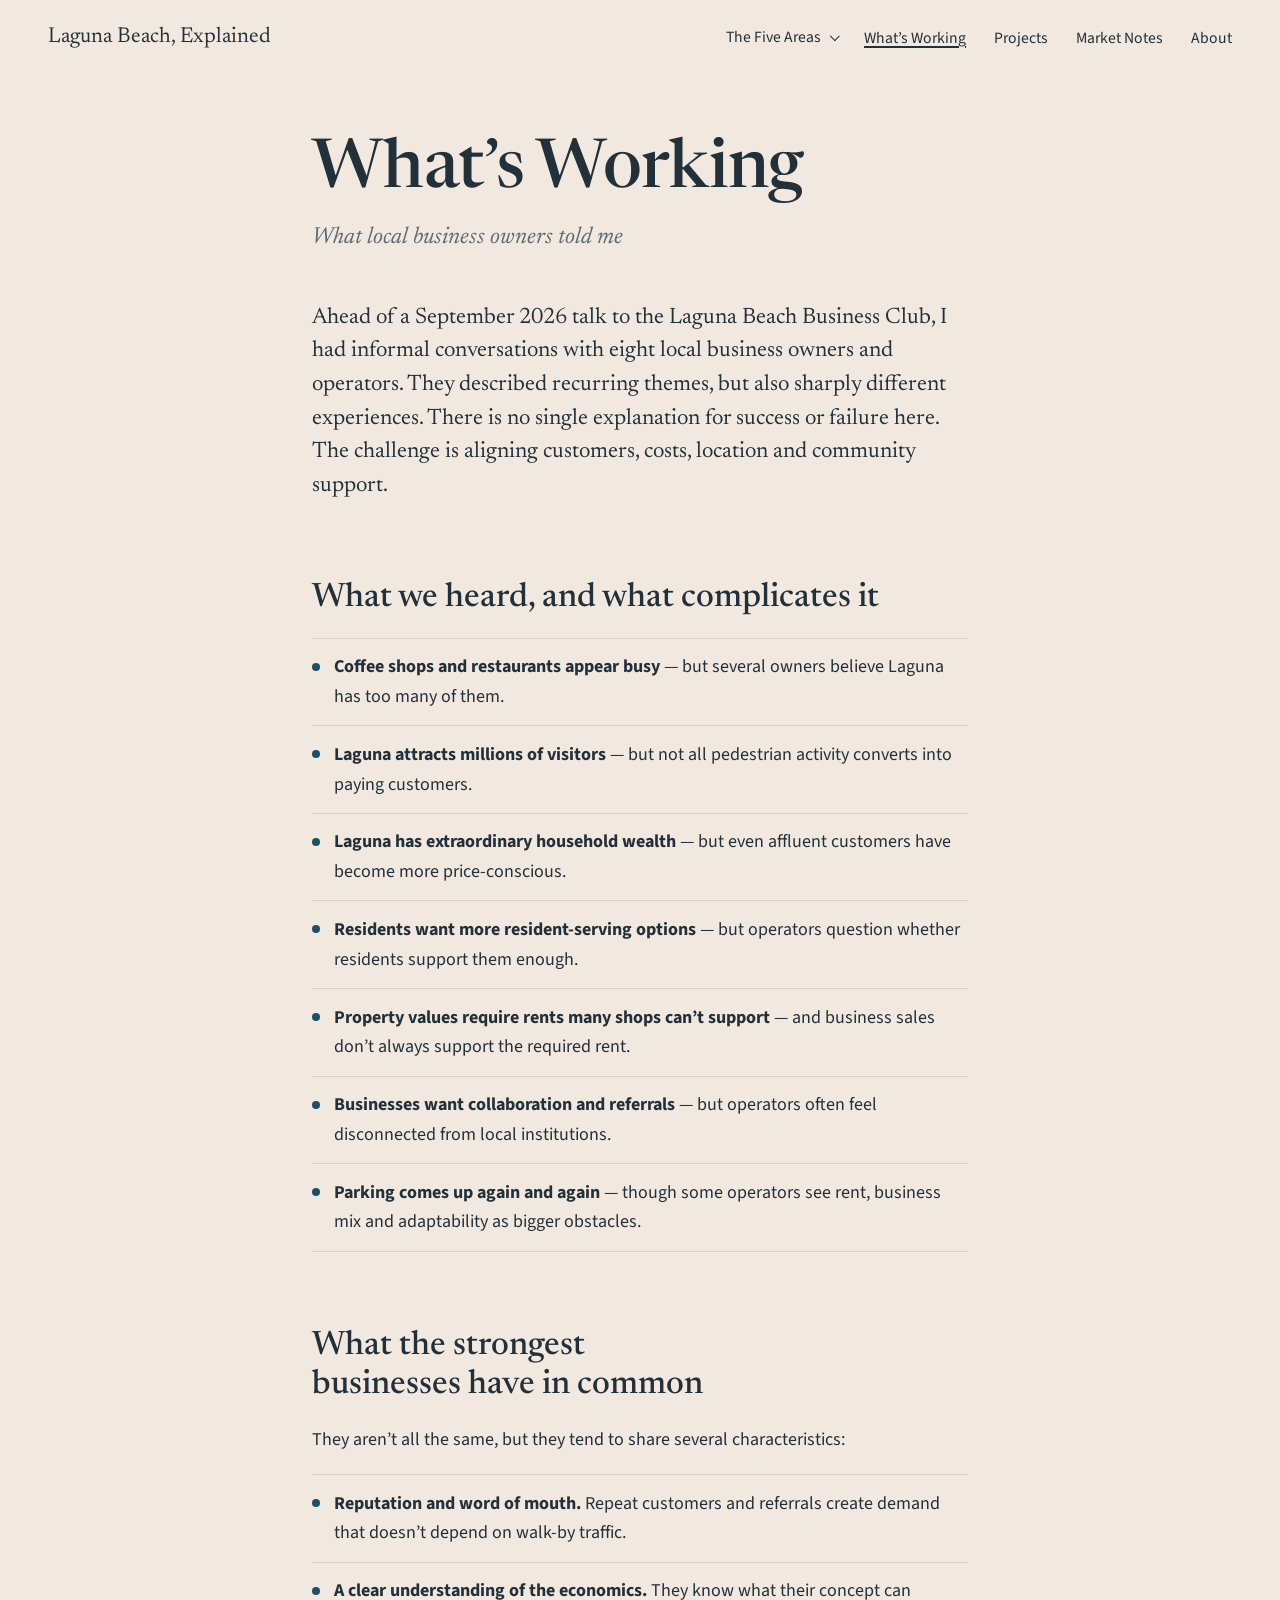
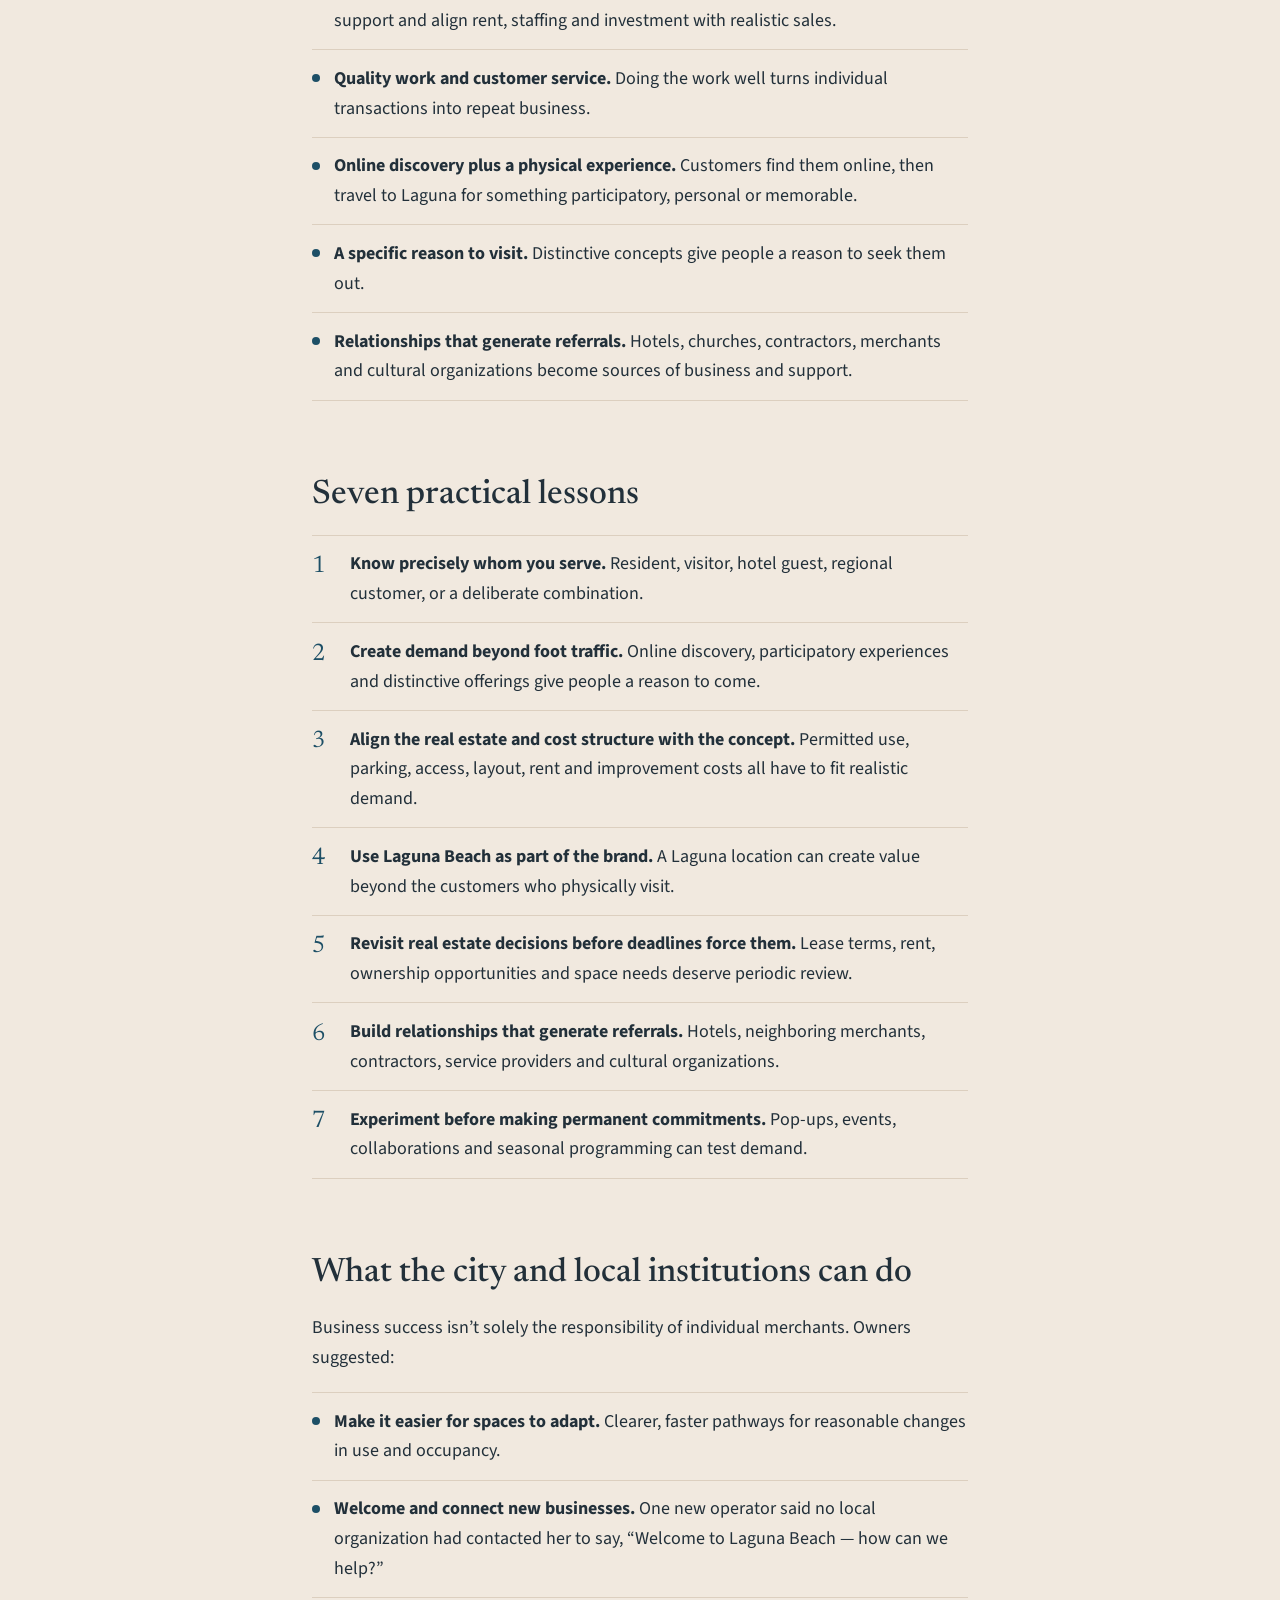
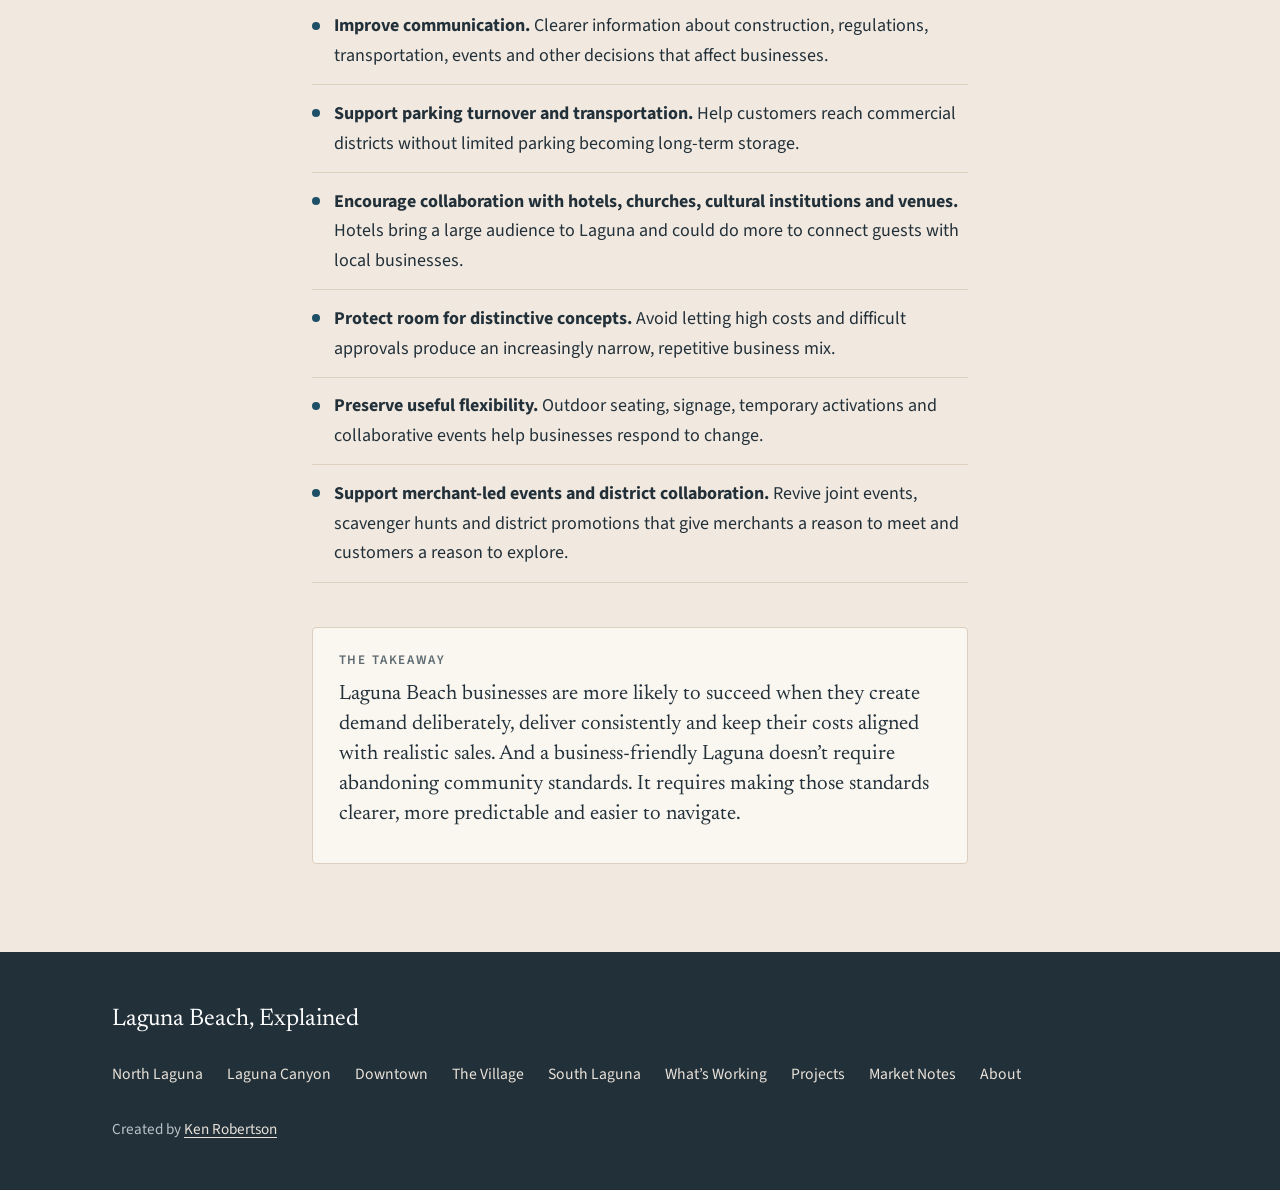
<file: whats-working.html>
<!doctype html>
<html lang="en">
<head>
<meta charset="utf-8">
<meta name="viewport" content="width=device-width, initial-scale=1">
<title>What’s Working — Laguna Beach, Explained</title>
<meta name="description" content="What Laguna Beach business owners say is working, the lessons that keep coming up, and what the city could do to help.">
<link rel="canonical" href="https://www.lagunabeachexplained.com/whats-working">
<meta property="og:type" content="website">
<meta property="og:site_name" content="Laguna Beach, Explained">
<meta property="og:title" content="What’s Working — Laguna Beach, Explained">
<meta property="og:description" content="What Laguna Beach business owners say is working, the lessons that keep coming up, and what the city could do to help.">
<meta property="og:url" content="https://www.lagunabeachexplained.com/whats-working">
<meta property="og:image" content="https://www.lagunabeachexplained.com/img/the-village.jpg">
<meta name="twitter:card" content="summary_large_image">
<link rel="icon" href="/favicon.ico" sizes="any">
<link rel="icon" href="/favicon.svg" type="image/svg+xml">
<link rel="apple-touch-icon" href="/apple-touch-icon.png">
<link rel="preconnect" href="https://fonts.googleapis.com">
<link rel="preconnect" href="https://fonts.gstatic.com" crossorigin>
<link href="https://fonts.googleapis.com/css2?family=Newsreader:ital,opsz,wght@0,6..72,400;0,6..72,500;0,6..72,600;1,6..72,400;1,6..72,500&family=Source+Sans+3:wght@400;600&display=swap" rel="stylesheet">
<link rel="stylesheet" href="/css/site.css">
</head>
<body>
<a class="skip" href="#main">Skip to content</a>
<header class="site-header">
  <a class="brand" href="/">Laguna Beach, Explained</a>
  <button class="menu-btn" aria-expanded="false" aria-controls="site-nav">Menu</button>
  <nav id="site-nav" aria-label="Main">
    <ul>
      <li class="has-sub"><button class="sub-btn" aria-expanded="false"><span>The Five Areas</span></button>
        <ul class="sub"><li><a href="/north-laguna">North Laguna</a></li><li><a href="/laguna-canyon">Laguna Canyon</a></li><li><a href="/downtown">Downtown</a></li><li><a href="/the-village">The Village</a></li><li><a href="/south-laguna">South Laguna</a></li></ul></li>
      <li><a href="/whats-working" aria-current="page">What’s Working</a></li>
      <li><a href="/projects">Projects</a></li>
      <li><a href="/market-notes">Market Notes</a></li>
      <li><a href="/about">About</a></li>
    </ul>
  </nav>
</header>
<main id="main">
<header class="page-head wrap">
  <h1>What’s Working</h1>
  <p class="tagline">What local business owners told me</p>
</header>
<section class="wrap prose">
<p class="lede">Ahead of a September 2026 talk to the Laguna Beach Business Club, I had informal conversations with eight local business owners and operators. They described recurring themes, but also sharply different experiences. There is no single explanation for success or failure here. The challenge is aligning customers, costs, location and community support.</p>
<h2>What we heard, and what complicates it</h2>
<ul class="points"><li><strong>Coffee shops and restaurants appear busy</strong> — but several owners believe Laguna has too many of them.</li><li><strong>Laguna attracts millions of visitors</strong> — but not all pedestrian activity converts into paying customers.</li><li><strong>Laguna has extraordinary household wealth</strong> — but even affluent customers have become more price-conscious.</li><li><strong>Residents want more resident-serving options</strong> — but operators question whether residents support them enough.</li><li><strong>Property values require rents many shops can’t support</strong> — and business sales don’t always support the required rent.</li><li><strong>Businesses want collaboration and referrals</strong> — but operators often feel disconnected from local institutions.</li><li><strong>Parking comes up again and again</strong> — though some operators see rent, business mix and adaptability as bigger obstacles.</li></ul>
<h2>What the strongest businesses have in common</h2>
<p>They aren’t all the same, but they tend to share several characteristics:</p>
<ul class="points"><li><strong>Reputation and word of mouth.</strong> Repeat customers and referrals create demand that doesn’t depend on walk-by traffic.</li><li><strong>A clear understanding of the economics.</strong> They know what their concept can support and align rent, staffing and investment with realistic sales.</li><li><strong>Quality work and customer service.</strong> Doing the work well turns individual transactions into repeat business.</li><li><strong>Online discovery plus a physical experience.</strong> Customers find them online, then travel to Laguna for something participatory, personal or memorable.</li><li><strong>A specific reason to visit.</strong> Distinctive concepts give people a reason to seek them out.</li><li><strong>Relationships that generate referrals.</strong> Hotels, churches, contractors, merchants and cultural organizations become sources of business and support.</li></ul>
<h2>Seven practical lessons</h2>
<ol class="points"><li><strong>Know precisely whom you serve.</strong> Resident, visitor, hotel guest, regional customer, or a deliberate combination.</li><li><strong>Create demand beyond foot traffic.</strong> Online discovery, participatory experiences and distinctive offerings give people a reason to come.</li><li><strong>Align the real estate and cost structure with the concept.</strong> Permitted use, parking, access, layout, rent and improvement costs all have to fit realistic demand.</li><li><strong>Use Laguna Beach as part of the brand.</strong> A Laguna location can create value beyond the customers who physically visit.</li><li><strong>Revisit real estate decisions before deadlines force them.</strong> Lease terms, rent, ownership opportunities and space needs deserve periodic review.</li><li><strong>Build relationships that generate referrals.</strong> Hotels, neighboring merchants, contractors, service providers and cultural organizations.</li><li><strong>Experiment before making permanent commitments.</strong> Pop-ups, events, collaborations and seasonal programming can test demand.</li></ol>
<h2>What the city and local institutions can do</h2>
<p>Business success isn’t solely the responsibility of individual merchants. Owners suggested:</p>
<ul class="points"><li><strong>Make it easier for spaces to adapt.</strong> Clearer, faster pathways for reasonable changes in use and occupancy.</li><li><strong>Welcome and connect new businesses.</strong> One new operator said no local organization had contacted her to say, “Welcome to Laguna Beach — how can we help?”</li><li><strong>Improve communication.</strong> Clearer information about construction, regulations, transportation, events and other decisions that affect businesses.</li><li><strong>Support parking turnover and transportation.</strong> Help customers reach commercial districts without limited parking becoming long-term storage.</li><li><strong>Encourage collaboration with hotels, churches, cultural institutions and venues.</strong> Hotels bring a large audience to Laguna and could do more to connect guests with local businesses.</li><li><strong>Protect room for distinctive concepts.</strong> Avoid letting high costs and difficult approvals produce an increasingly narrow, repetitive business mix.</li><li><strong>Preserve useful flexibility.</strong> Outdoor seating, signage, temporary activations and collaborative events help businesses respond to change.</li><li><strong>Support merchant-led events and district collaboration.</strong> Revive joint events, scavenger hunts and district promotions that give merchants a reason to meet and customers a reason to explore.</li></ul>
<div class="takeaway"><h2>The takeaway</h2><p>Laguna Beach businesses are more likely to succeed when they create demand deliberately, deliver consistently and keep their costs aligned with realistic sales. And a business-friendly Laguna doesn’t require abandoning community standards. It requires making those standards clearer, more predictable and easier to navigate.</p></div>
</section>
</main>
<footer class="site-footer">
  <div class="foot-inner">
    <a class="brand" href="/">Laguna Beach, Explained</a>
    <ul class="foot-nav">
      <li><a href="/north-laguna">North Laguna</a></li><li><a href="/laguna-canyon">Laguna Canyon</a></li><li><a href="/downtown">Downtown</a></li><li><a href="/the-village">The Village</a></li><li><a href="/south-laguna">South Laguna</a></li>
      <li><a href="/whats-working">What’s Working</a></li><li><a href="/projects">Projects</a></li><li><a href="/market-notes">Market Notes</a></li><li><a href="/about">About</a></li>
    </ul>
    <p class="credit">Created by <a href="/about">Ken Robertson</a></p>
  </div>
</footer>
<script src="/js/site.js" defer></script>
</body>
</html>
</file>
<file: css/site.css>
:root{
  --paper:#f1e9df; --card:#faf6f0; --ink:#22303a; --muted:#5d6a72; --line:#dccfbf;
  --sea:#1d4f66; --c:#1d4f66;
  --serif:"Newsreader",Georgia,"Times New Roman",serif;
  --sans:"Source Sans 3",-apple-system,"Segoe UI",Roboto,Helvetica,Arial,sans-serif;
}
*{box-sizing:border-box}
html{-webkit-text-size-adjust:100%;scroll-behavior:smooth}
body{margin:0;background:var(--paper);color:var(--ink);font-family:var(--sans);font-size:1.125rem;line-height:1.65}
img{display:block;max-width:100%;height:auto}
a{color:var(--sea);text-underline-offset:.18em;text-decoration-thickness:1px}
a:hover{text-decoration-thickness:2px}
:focus-visible{outline:2px solid var(--sea);outline-offset:3px}
h1,h2,h3{font-family:var(--serif);font-weight:500;line-height:1.15;margin:0;text-wrap:balance}
p{margin:0 0 1.1em}
.skip{position:absolute;left:-999px}
.skip:focus{left:1rem;top:1rem;background:#fff;padding:.5rem .75rem;z-index:50}

/* header */
.site-header{display:flex;align-items:center;justify-content:space-between;gap:1.5rem;padding:1.25rem clamp(1.25rem,4vw,3rem);position:relative;z-index:20}
.brand{font-family:var(--serif);font-size:1.35rem;color:var(--ink);text-decoration:none;white-space:nowrap}
#site-nav ul{list-style:none;margin:0;padding:0}
#site-nav>ul{display:flex;align-items:center;gap:1.75rem}
#site-nav a,.sub-btn{font:inherit;font-size:.98rem;color:var(--ink);text-decoration:none;background:none;border:0;padding:.25rem 0;cursor:pointer}
#site-nav a:hover,.sub-btn:hover span{text-decoration:underline}
#site-nav a[aria-current],.sub-btn .is-current{text-decoration:underline;text-decoration-thickness:1.5px}
.sub-btn::after{content:"";display:inline-block;width:.4em;height:.4em;border-right:1.5px solid;border-bottom:1.5px solid;transform:rotate(45deg) translateY(-.2em);margin-left:.5em}
.has-sub{position:relative}
.sub{display:none;position:absolute;top:100%;left:-1rem;min-width:12rem;background:var(--card);border:1px solid var(--line);padding:.5rem 0!important;box-shadow:0 12px 30px rgba(34,48,58,.12)}
.sub a{display:block;padding:.45rem 1rem!important;color:var(--ink)!important}
.has-sub.open .sub{display:block}
@media (hover:hover) and (min-width:801px){.has-sub:hover .sub,.has-sub:focus-within .sub{display:block}}
.menu-btn{display:none;font:inherit;font-size:.98rem;background:none;border:1px solid currentColor;color:inherit;padding:.35rem .9rem;border-radius:999px;cursor:pointer}

/* home: header sits over the hero */
.home .site-header{position:absolute;left:0;right:0;top:0;color:#fff}
.home .site-header .brand,.home #site-nav>ul>li>a,.home .sub-btn{color:#fff}
.hero{position:relative;min-height:min(92vh,820px);display:grid;place-items:center;background:#1b2a33;overflow:hidden}
.hero img{position:absolute;inset:0;width:100%;height:100%;object-fit:cover}
.hero::after{content:"";position:absolute;inset:0;background:linear-gradient(180deg,rgba(15,25,32,.45) 0%,rgba(15,25,32,.25) 40%,rgba(15,25,32,.55) 100%)}
.hero-text{position:relative;z-index:1;text-align:center;color:#fff;padding:7rem 1.5rem 4rem;max-width:46rem}
.hero h1{font-size:clamp(2.5rem,6.5vw,4.5rem);letter-spacing:-.01em}
.hero p{font-family:var(--serif);font-size:clamp(1.25rem,2.6vw,1.75rem);line-height:1.35;margin:1.25rem auto 0;max-width:30rem}

/* layout */
.wrap{max-width:44rem;margin-inline:auto;padding:0 1.5rem}
.wide{max-width:72rem;margin-inline:auto;padding:0 clamp(1.25rem,4vw,3rem)}
main>section{margin-top:clamp(2.5rem,6vw,4.5rem)}
main>.hero{margin-top:0}
main>.page-head+section{margin-top:clamp(1.75rem,4vw,2.75rem)}
main>section:last-child{margin-bottom:clamp(3rem,7vw,5.5rem)}
.lede{font-family:var(--serif);font-size:1.4rem;line-height:1.5}
.wrap>h2,.prose h2{font-size:clamp(1.6rem,3.4vw,2.1rem);margin:2.25em 0 .6em}
.wrap>h2:first-child{margin-top:0}
.label{font-family:var(--sans);font-size:.82rem;font-weight:600;letter-spacing:.14em;text-transform:uppercase;color:var(--muted);margin:0 0 1.25rem;padding-top:1rem;border-top:1px solid var(--line)}
figure{margin:0}
.map img,.photo img{width:100%;border-radius:4px}
.map img{box-shadow:0 1px 0 var(--line),0 18px 40px rgba(34,48,58,.10)}

.facts{list-style:none;padding:0;margin:2.25rem 0 0;display:grid;grid-template-columns:repeat(5,1fr);gap:1rem;border-top:1px solid var(--line);border-bottom:1px solid var(--line)}
.facts li{padding:1.1rem 0}
.facts b{display:block;font-family:var(--serif);font-weight:500;font-size:1.7rem;line-height:1.1}
.facts span{font-size:.85rem;color:var(--muted);line-height:1.3;display:block;margin-top:.3rem}

.area-grid,.also{list-style:none;margin:0;padding:0;display:grid;gap:1rem}
.area-grid{grid-template-columns:repeat(5,1fr)}
.also{grid-template-columns:repeat(3,1fr)}
.area-card,.also a{display:block;height:100%;background:var(--card);border:1px solid var(--line);border-radius:4px;padding:1.4rem 1.25rem 1.5rem;color:var(--ink);text-decoration:none;transition:transform .15s ease,box-shadow .15s ease}
.area-card{border-top:5px solid var(--c)}
.area-card:hover,.also a:hover{transform:translateY(-3px);box-shadow:0 14px 30px rgba(34,48,58,.12)}
.area-card .num{font-size:.8rem;font-weight:600;letter-spacing:.12em;color:var(--muted)}
.area-card h3,.also h3{font-size:1.45rem;margin:.5rem 0 .5rem}
.area-card p,.also p{margin:0;font-size:1rem;line-height:1.45;color:var(--muted)}
.also h3::after{content:" →";color:var(--sea)}

/* inner pages */
.page-head{padding-top:clamp(1.5rem,5vw,3.5rem)}
.page-head h1{font-size:clamp(2.6rem,7vw,4.25rem);letter-spacing:-.01em}
.tagline{font-family:var(--serif);font-style:italic;font-size:1.45rem;color:var(--muted);margin:.6rem 0 0}
.eyebrow{font-size:.82rem;font-weight:600;letter-spacing:.14em;text-transform:uppercase;color:var(--muted);margin:0 0 .9rem;display:flex;align-items:center;gap:.6rem}
.chip{width:.8rem;height:.8rem;border-radius:50%;background:var(--c);display:inline-block}
.points{padding:0;margin:0 0 1.2em;list-style:none}
.points li{padding:.85rem 0 .85rem 1.4rem;border-top:1px solid var(--line);position:relative}
.points li:last-child{border-bottom:1px solid var(--line)}
ul.points li::before{content:"";position:absolute;left:0;top:1.5rem;width:.5rem;height:.5rem;border-radius:50%;background:var(--c)}
ol.points{counter-reset:n}
ol.points li{padding-left:2.4rem;counter-increment:n}
ol.points li::before{content:counter(n);position:absolute;left:0;top:.7rem;font-family:var(--serif);font-size:1.5rem;color:var(--c)}
.voice{margin:1rem 0 0;padding:.25rem 0 .25rem 1.5rem;border-left:4px solid var(--c)}
.voice blockquote{margin:0;font-family:var(--serif);font-size:clamp(1.6rem,3.6vw,2.15rem);line-height:1.25}
.voice figcaption{margin-top:.8rem;font-style:italic;color:var(--muted);font-size:1rem}
.takeaway{background:var(--card);border:1px solid var(--line);border-radius:4px;padding:1.6rem 1.6rem .6rem;margin-top:2.75rem}
.takeaway h2{font-family:var(--sans);font-size:.82rem;font-weight:600;letter-spacing:.14em;text-transform:uppercase;color:var(--muted);margin:0 0 .7rem}
.takeaway p{font-family:var(--serif);font-size:1.3rem;line-height:1.45}
.mini-take{border-left:3px solid var(--sea);padding-left:1rem}
.prevnext{display:flex;justify-content:space-between;gap:1rem;border-top:1px solid var(--line);padding-top:1.5rem}
.prevnext a{font-family:var(--serif);font-size:1.3rem;text-decoration:none;color:var(--ink)}
.prevnext a:hover{text-decoration:underline}
.prevnext span{display:block;font-family:var(--sans);font-size:.78rem;font-weight:600;letter-spacing:.14em;text-transform:uppercase;color:var(--muted)}
.prevnext .next{text-align:right;margin-left:auto}
.others{margin-top:2.5rem}
.projects{list-style:none;margin:2rem 0 0;padding:0}
.projects li{display:grid;grid-template-columns:3.5rem 1fr;gap:.5rem;padding:1.6rem 0;border-top:1px solid var(--line)}
.projects .num{font-family:var(--serif);font-size:1.5rem;color:var(--muted)}
.projects h2{margin:0 0 .5rem;font-size:1.7rem}
.projects p{margin:0}
.note-title{margin-top:0!important}
.note h3{font-size:1.45rem;margin:2.2em 0 .6em}

/* footer */
.site-footer{background:var(--ink);color:#e9e2d8;margin-top:1rem}
.foot-inner{max-width:72rem;margin:0 auto;padding:3rem clamp(1.25rem,4vw,3rem)}
.site-footer .brand{color:#fff;font-size:1.5rem}
.foot-nav{list-style:none;padding:0;margin:1.25rem 0 1.75rem;display:flex;flex-wrap:wrap;gap:.4rem 1.5rem}
.site-footer a{color:#e9e2d8}
.foot-nav a{text-decoration:none;font-size:.98rem}
.foot-nav a:hover{text-decoration:underline}
.credit{margin:0;font-size:.95rem;color:#b9c2c7}

@media (max-width:1000px){.area-grid{grid-template-columns:repeat(3,1fr)}}
@media (max-width:800px){
  body{font-size:1.06rem}
  .menu-btn{display:inline-block}
  #site-nav{display:none;position:absolute;left:0;right:0;top:100%;background:var(--card);border-bottom:1px solid var(--line);padding:.5rem clamp(1.25rem,4vw,3rem) 1.25rem;box-shadow:0 20px 30px rgba(34,48,58,.15)}
  #site-nav.open{display:block}
  #site-nav>ul{flex-direction:column;align-items:flex-start;gap:0}
  #site-nav>ul>li{width:100%;border-top:1px solid var(--line)}
  #site-nav>ul>li:first-child{border-top:0}
  #site-nav a,.sub-btn,.home #site-nav>ul>li>a,.home .sub-btn{display:block;width:100%;text-align:left;padding:.8rem 0;color:var(--ink);font-size:1.05rem}
  .sub-btn{font-weight:600;cursor:default}
  .sub-btn::after{display:none}
  .sub{display:block;position:static;border:0;box-shadow:none;background:none;padding:0 0 .5rem 1rem!important}
  .sub a{padding:.5rem 0!important}
  .area-grid,.also{grid-template-columns:1fr}
  .facts{grid-template-columns:repeat(2,1fr)}
  .lede{font-size:1.25rem}
}
@media (prefers-reduced-motion:reduce){html{scroll-behavior:auto}.area-card,.also a{transition:none}}
</file>
